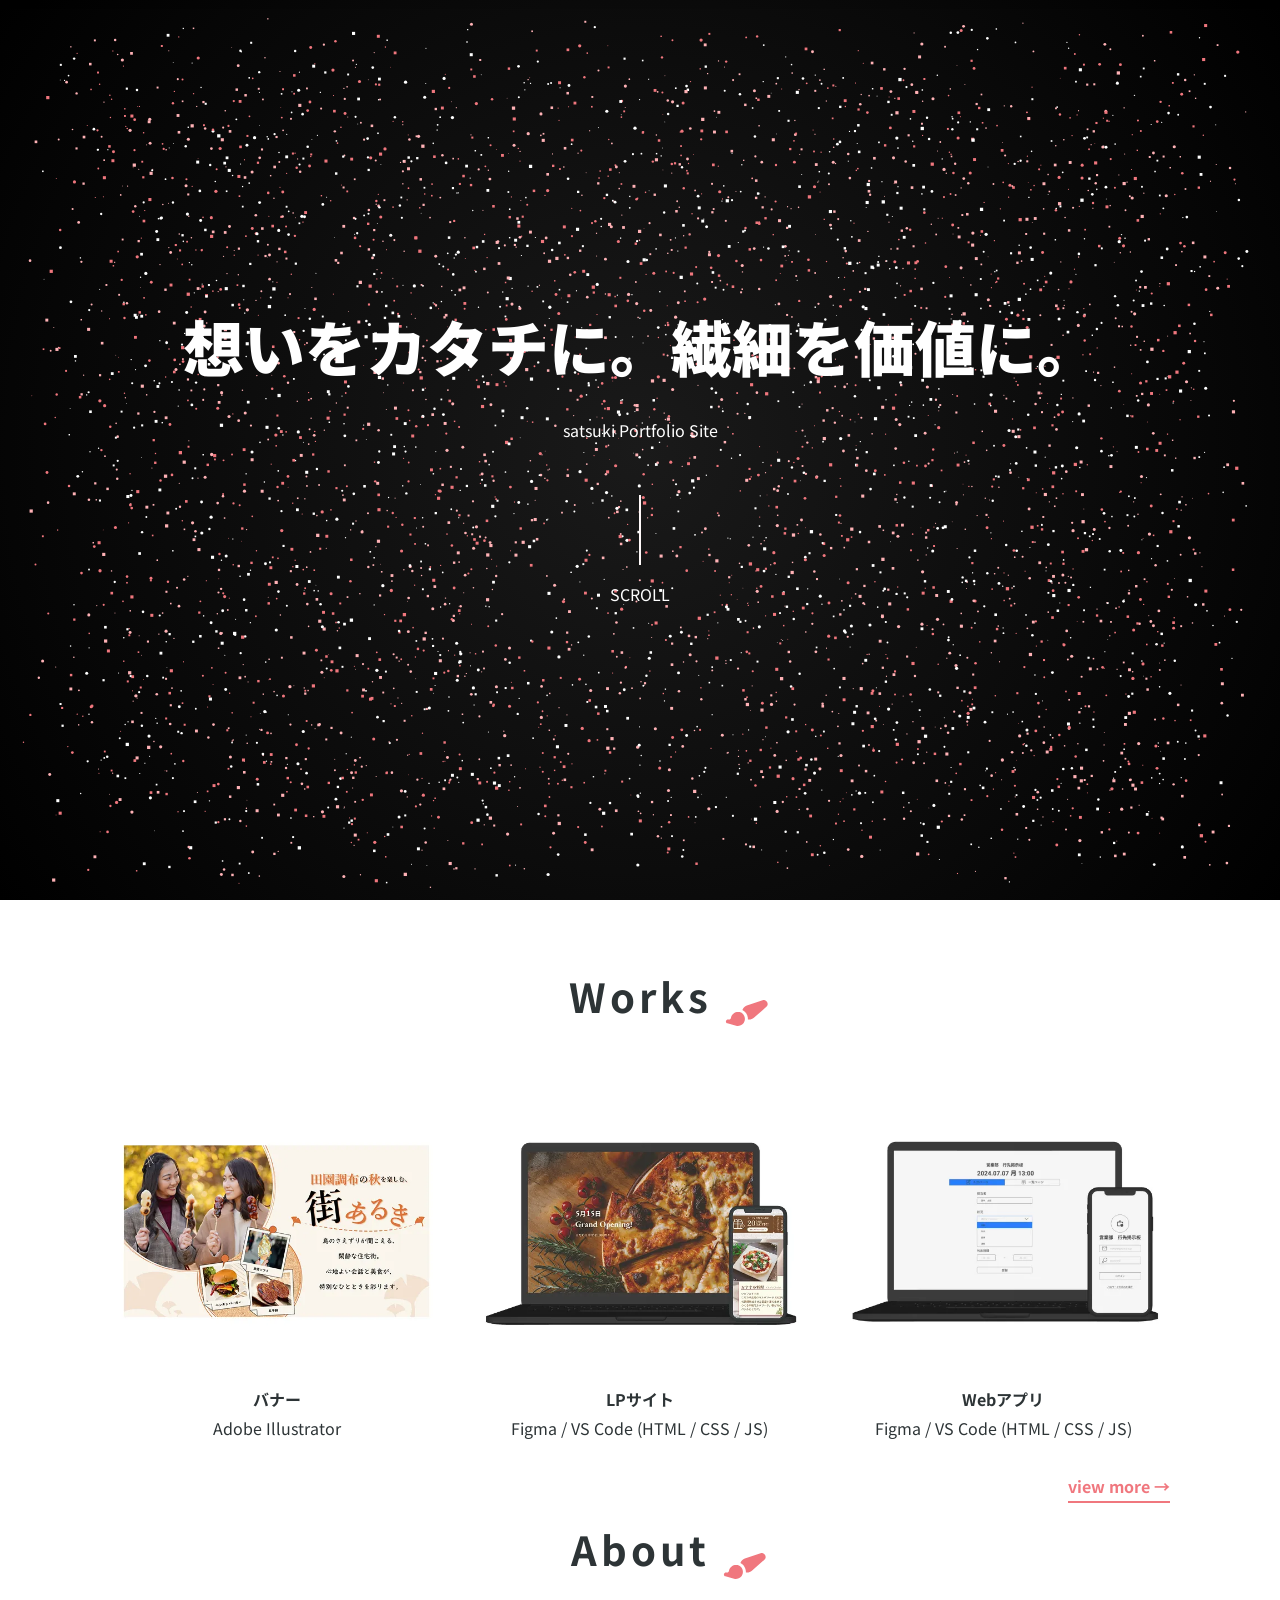
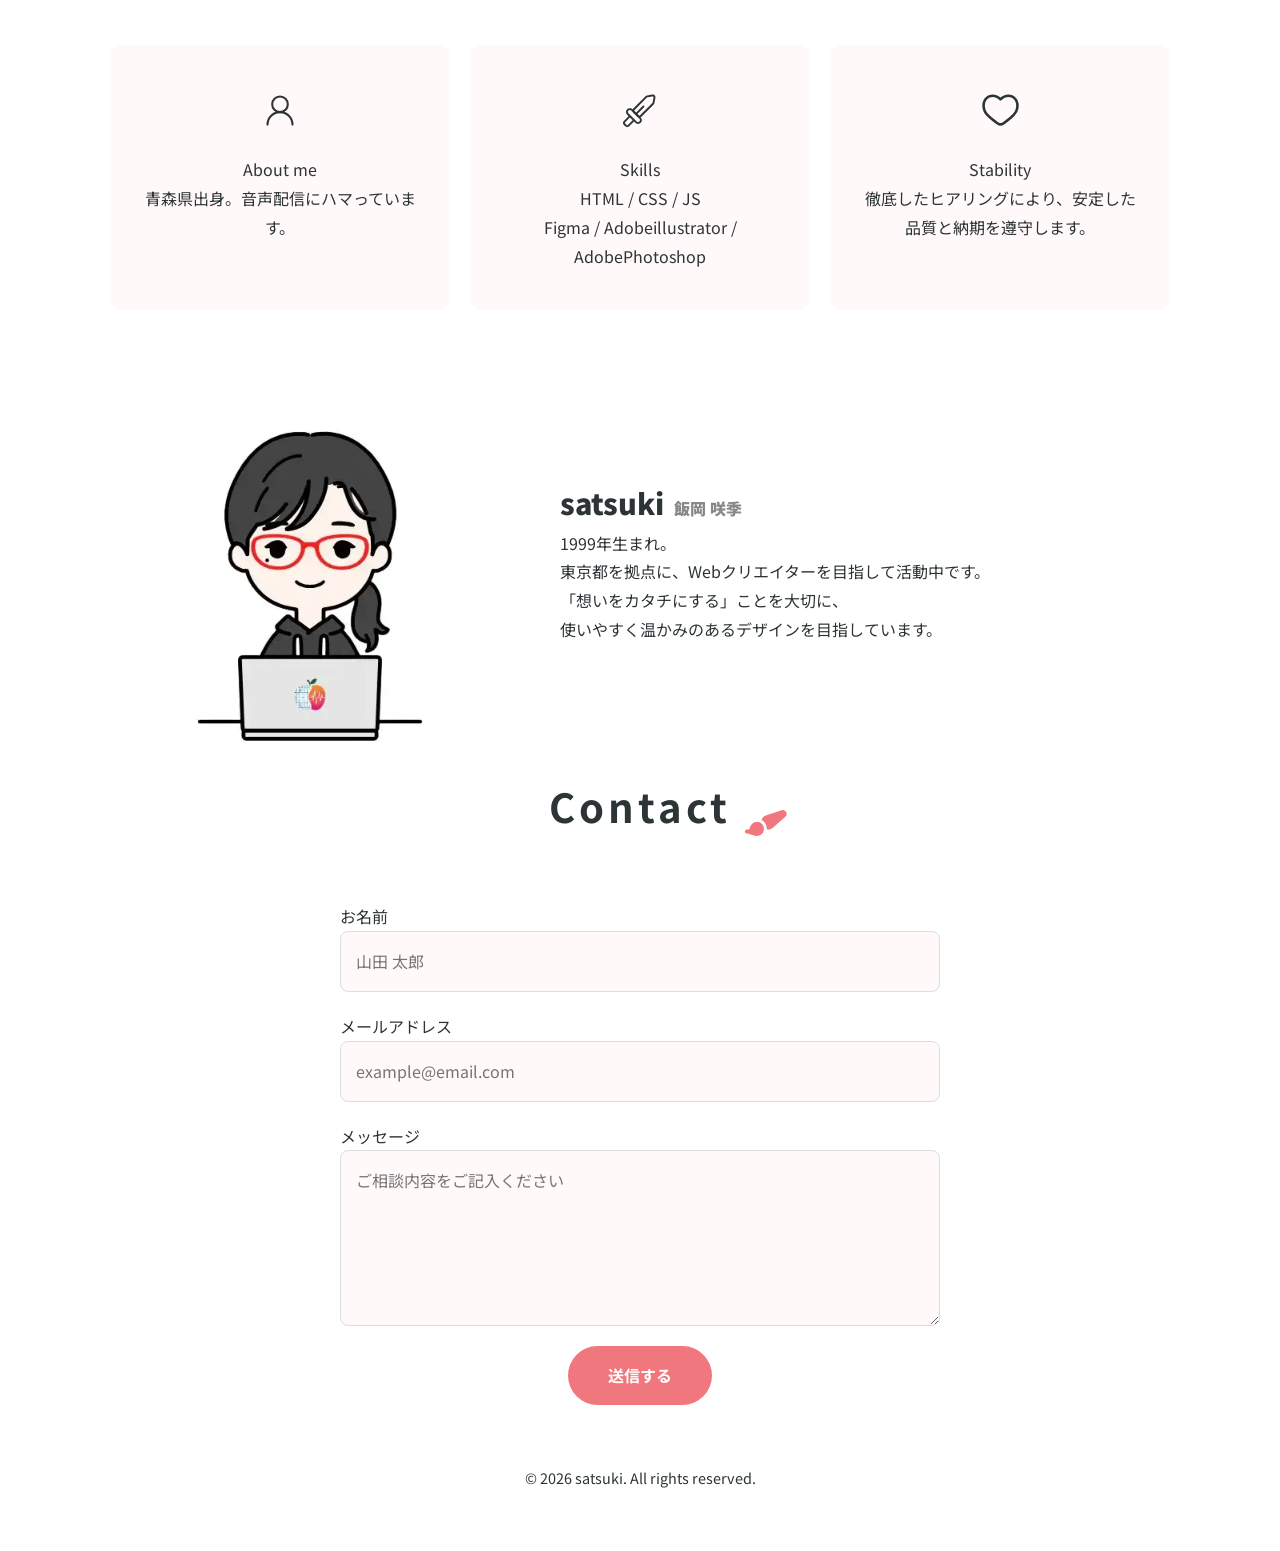
<file: index.html>
<!DOCTYPE html>
<html lang="ja">

<head prefix="og: https://satsuki-creative.github.io/sakiiioka_portfolio/">
    <meta charset="UTF-8">
    <meta name="viewport" content="width=device-width, initial-scale=1.0">
    <meta name="description" content="satsukiのポートフォリオです。これまでに制作してきた実績を掲載しています。">
    
    <!-- ogp -->
    <meta property="og:url" content="https://satsuki-creative.github.io/sakiiioka_portfolio/">
    <meta property="og:type" content="website">
    <meta property="og:title" content="satsuki Portfolio Site">
    <meta property="og:description" content="satsukiのポートフォリオです。これまでに制作してきた実績を掲載しています。">
    <meta property="og:site_name" content="satsuki Portfolio">
    <meta property="og:image" content="assets/images/MainVisual2.webp">    

    <!-- favicon apple-touch-icon -->
    <link rel="shortcut icon" href="assets/images/logo-min.ico">
    <link rel="apple-touch-icon" sizes="180x180" href="assets/images/logo-min.webp">
    <link rel="icon" type="image/webp" href="https://satsuki-creative.github.io/sakiiioka_portfolio/assets/images/logo-min.webp">
        
    <title>satsuki Portfolio</title>

    <!-- web font -->
    <link rel="preconnect" href="https://fonts.googleapis.com">
    <link rel="preconnect" href="https://fonts.gstatic.com" crossorigin>
    <link href="https://fonts.googleapis.com/css2?family=Noto+Sans+JP:wght@100..900&family=Noto+Sans:ital,wght@0,100..900;1,100..900&family=Noto+Serif:ital,wght@0,100..900;1,100..900&display=swap" rel="stylesheet">

    <!-- css -->
    <link rel="stylesheet" href="assets/css/destyle.min.css">
    <link rel="stylesheet" href="assets/css/style.css">
</head>
<body>

    <header class="main-header" id="mainHeader">
        <div class="header-inner">
            <div class="logo"><a href="index.html"><img src="assets/images/logo.webp" alt="ロゴ">satsuki</a></div>
            <nav class="desktop-nav">
                <a href="index.html#home">Home</a>
                <a href="index.html#works">Works</a>
                <a href="index.html#about">About</a>
                <a href="index.html#contact">Contact</a>
            </nav>
            <button class="menu-trigger" id="menuTrigger" aria-label="メニューを開く">
                <span></span><span></span><span></span>
            </button>
        </div>
    </header>

    <nav class="mobile-menu" id="mobileMenu">
        <div class="mobile-menu-links">
            <a href="index.html#home" class="menu-item">Home</a>
            <a href="index.html#works" class="menu-item">Works</a>
            <a href="index.html#about" class="menu-item">About</a>
            <a href="index.html#contact" class="menu-item">Contact</a>
        </div>
    </nav>
    <div class="menu-overlay" id="menuOverlay"></div>

    <main>
        <section id="home" class="hero">
            <div class="hero-text">
                <h1>想いをカタチに。繊細を価値に。</h1>
                <p>satsuki Portfolio Site</p>
                
                <div class="scroll-wrapper">
                    <div class="scroll-line-box">
                        <div class="scroll-line"></div>
                    </div>
                    <p class="scroll-label">SCROLL</p>
                </div>
            </div>
            <canvas id="appleCanvas"></canvas>
        </section>

        <section id="works" class="works container">
            <div class="title-wrapper">
                <h3 class="section-title">Works</h3>
            </div>
            <div class="works-grid">
                <a href="work-detail-1.html" class="work-item">
                    <img src="assets/images/banner.webp" alt="制作実績1">
                    <h4>バナー</h4>
                    <p>Adobe Illustrator</p>
                </a>
                <a href="work-detail-4.html" class="work-item">
                    <img src="assets/images/restaurant.webp" alt="制作実績4">
                    <h4>LPサイト</h4>
                    <p>Figma / VS Code (HTML / CSS / JS)</p>
                </a>
                <a href="work-detail-5.html" class="work-item">
                    <img src="assets/images/Compass.webp" alt="制作実績5">
                    <h4>Webアプリ</h4>
                    <p>Figma / VS Code (HTML / CSS / JS)</p>
                </a>
            </div>
            <div class="view-more-container">
                <a href="works.html" class="view-more">view more →</a>
            </div>
        </section>

        <section id="about" class="about container">
            <div class="title-wrapper">
                <h3 class="section-title">About</h3>
            </div>
            <div class="about-cards">
                <div class="card">
                    <img src="assets/images/people.svg" alt="" class="card-icon">
                    <h4>About me</h4>
                    <p>青森県出身。音声配信にハマっています。</p>
                </div>
                <div class="card">
                    <img src="assets/images/skills.svg" alt="" class="card-icon">
                    <h4>Skills</h4>
                    <p>HTML / CSS / JS <br>Figma / Adobeillustrator / AdobePhotoshop</p>
                </div>
                <div class="card">
                    <img src="assets/images/heart.svg" alt="" class="card-icon">
                    <h4>Stability</h4>
                    <p>徹底したヒアリングにより、安定した品質と納期を遵守します。</p>
                </div>
            </div>

            <div class="profile-flex">
                <div class="profile-image">
                    <img src="assets/images/profile-image.webp" alt="satsuki">
                </div>
                <div class="profile-text">
                    <h3 class="profile-name">
                        satsuki<span class="profile-name-ja">飯岡 咲季</span>
                    </h3>
                    <p class="profile-description">
                        1999年生まれ。<br>東京都を拠点に、Webクリエイターを目指して活動中です。<br>
                        「想いをカタチにする」ことを大切に、<br>使いやすく温かみのあるデザインを目指しています。
                    </p>
                </div>
            </div>
        </section>

        <section id="contact" class="contact container">
            <div class="title-wrapper">
                <h3 class="section-title">Contact</h3>
            </div>
            <form class="contact-form">
                <label for="name">お名前</label>
                <input type="text" id="name" placeholder="山田 太郎">
                <label for="email">メールアドレス</label>
                <input type="email" id="email" placeholder="example@email.com">
                <label for="message">メッセージ</label>
                <textarea id="message" rows="5" placeholder="ご相談内容をご記入ください"></textarea>
                <button type="submit">送信する</button>
            </form>
        </section>
    </main>

    <footer class="footer">
        <p>&copy; 2026 satsuki. All rights reserved.</p>
    </footer>

    <button id="backToTop" class="back-to-top" aria-label="ページ上部へ戻る">
        <img src="assets/images/totop.webp" alt="Topへ戻る">
    </button>

    <script src="assets/js/script.js"></script>
</body>
</html>
</file>
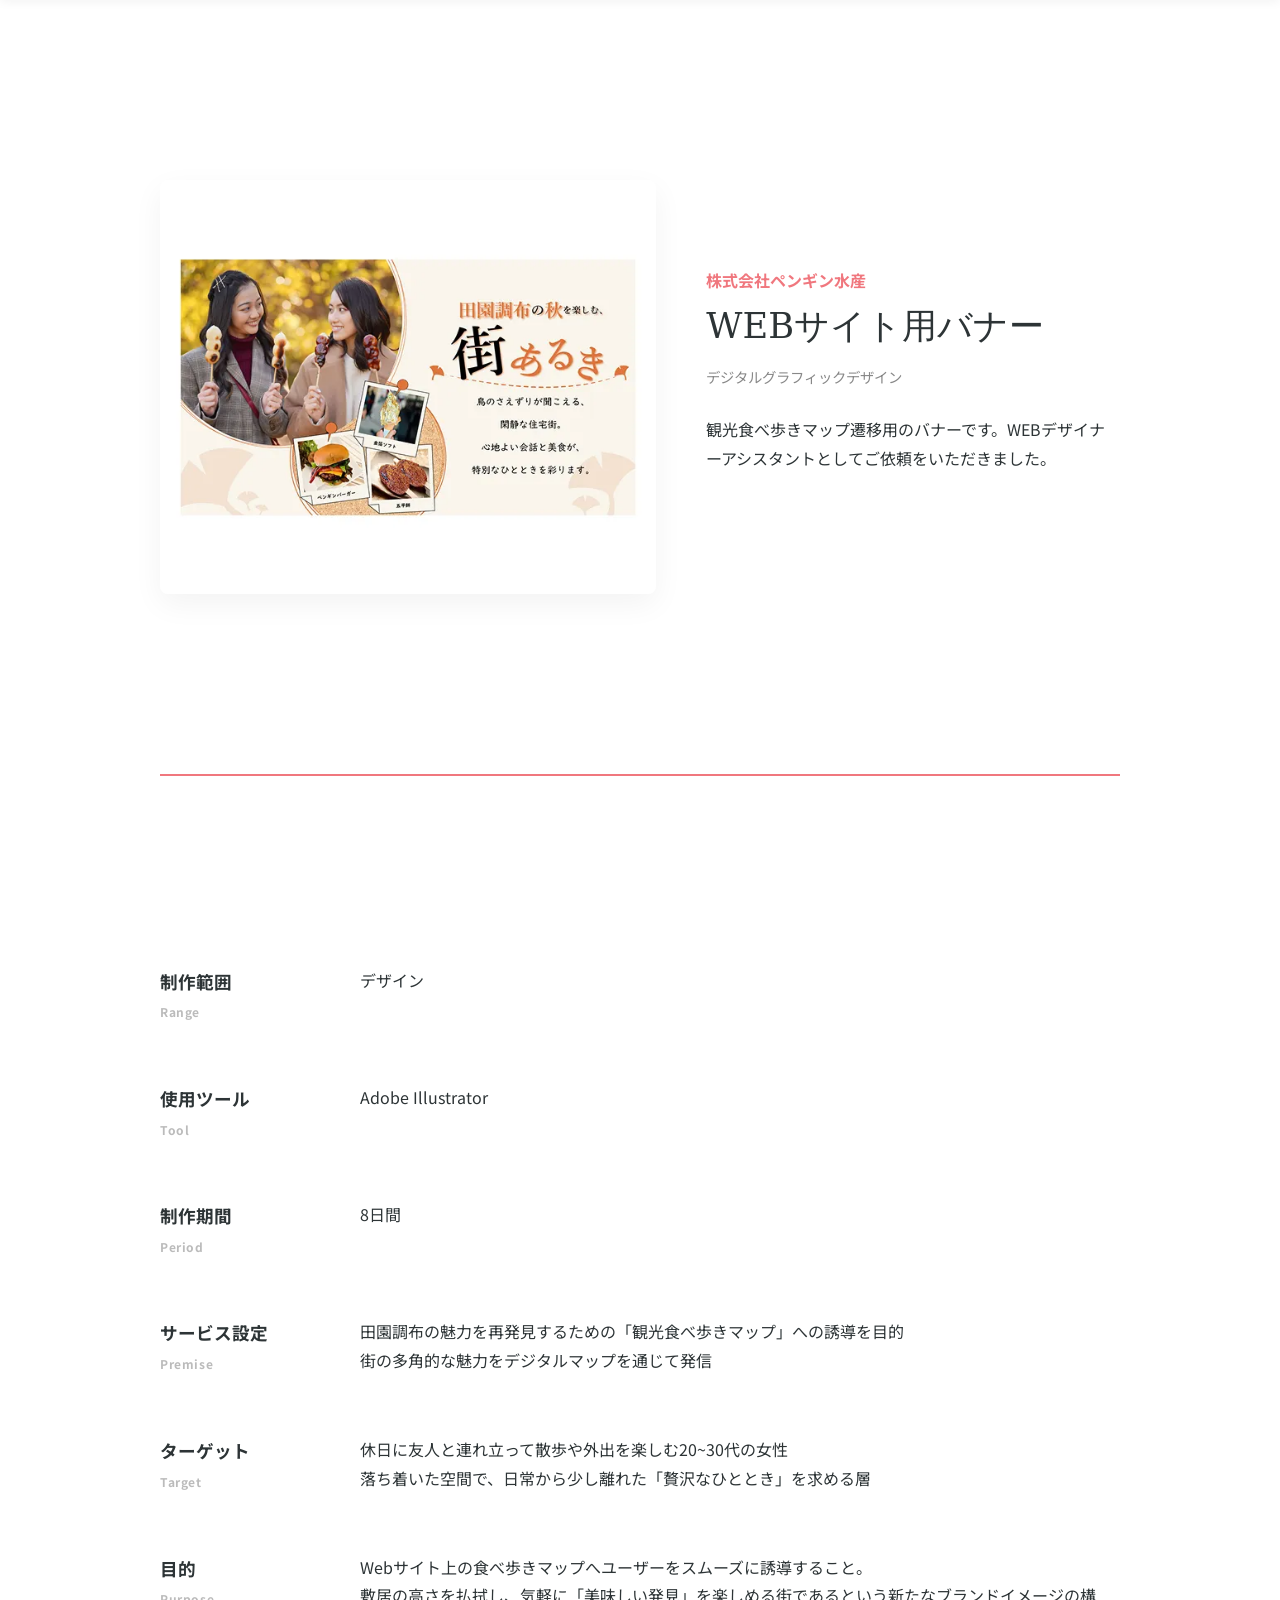
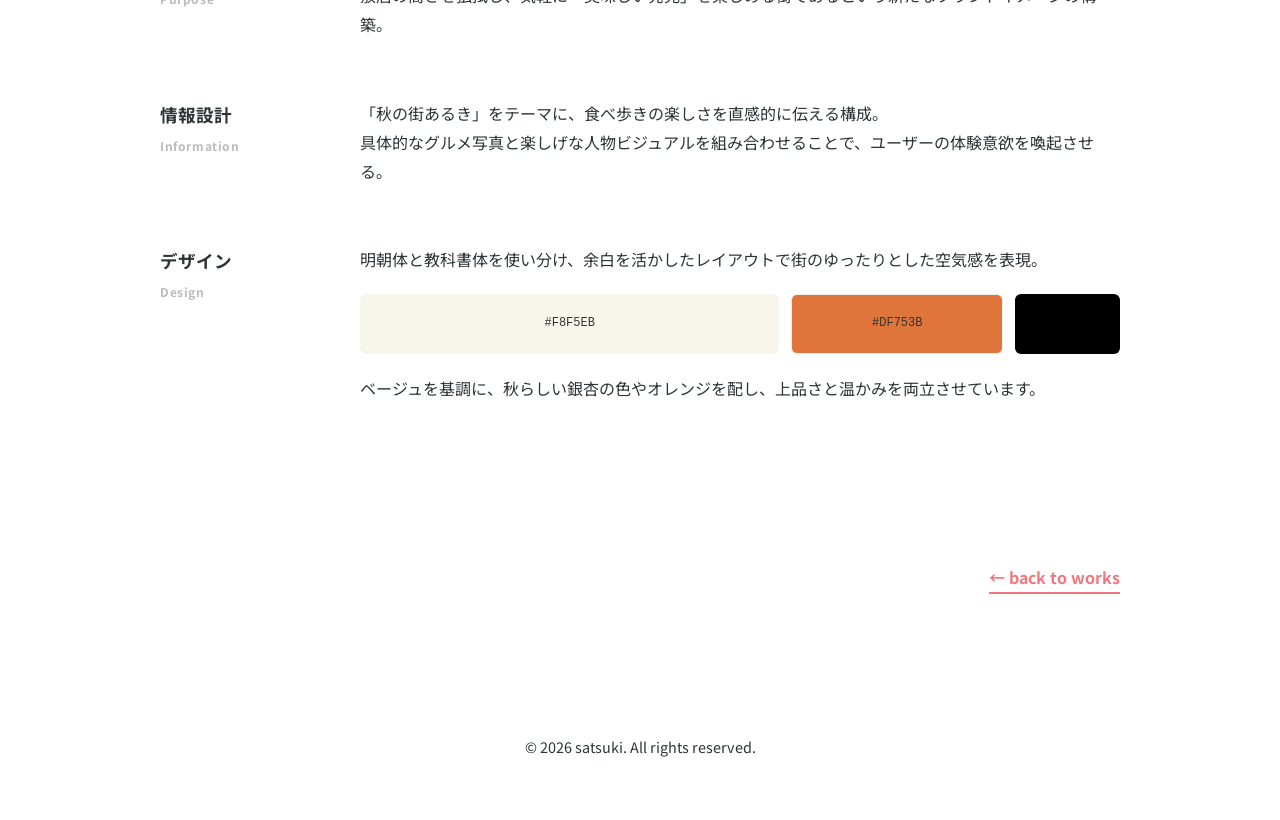
<file: work-detail-1.html>
<!DOCTYPE html>
<html lang="ja">
<head prefix="og: https://satsuki-creative.github.io/sakiiioka_portfolio/">
    <meta charset="UTF-8">
    <meta name="viewport" content="width=device-width, initial-scale=1.0">
    <meta name="description" content="satsukiのポートフォリオです。これまでに制作してきた実績を掲載しています。">
    
    <!-- ogp -->
    <meta property="og:url" content="https://satsuki-creative.github.io/sakiiioka_portfolio/">
    <meta property="og:type" content="website">
    <meta property="og:title" content="satsuki Portfolio Site">
    <meta property="og:description" content="satsukiのポートフォリオです。これまでに制作してきた実績を掲載しています。">
    <meta property="og:site_name" content="satsuki Portfolio">
    <meta property="og:image" content="assets/images/MainVisual2.webp">    

    <!-- favicon apple-touch-icon -->
    <link rel="shortcut icon" href="assets/images/logo-min.ico">
    <link rel="apple-touch-icon" sizes="180x180" href="assets/images/logo-min.webp">
    <link rel="icon" type="image/webp" href="https://satsuki-creative.github.io/sakiiioka_portfolio/assets/images/logo-min.webp">
        
    <title>WEBサイト用バナー | satsuki Portfolio</title>

    <!-- web font -->
    <link rel="preconnect" href="https://fonts.googleapis.com">
    <link rel="preconnect" href="https://fonts.gstatic.com" crossorigin>
    <link href="https://fonts.googleapis.com/css2?family=Noto+Sans+JP:wght@100..900&family=Noto+Sans:ital,wght@0,100..900;1,100..900&family=Noto+Serif:ital,wght@0,100..900;1,100..900&display=swap" rel="stylesheet">

    <!-- css -->
    <link rel="stylesheet" href="assets/css/destyle.min.css">
    <link rel="stylesheet" href="assets/css/style.css">
</head>
<body>

    <header class="main-header" id="mainHeader">
        <div class="header-inner">
            <div class="logo"><a href="index.html"><img src="assets/images/logo.webp" alt="ロゴ">satsuki</a></div>
            <nav class="desktop-nav">
                <a href="index.html#home">Home</a>
                <a href="works.html">Works</a>
                <a href="index.html#about">About</a>
                <a href="index.html#contact">Contact</a>
            </nav>
            <button class="menu-trigger" id="menuTrigger" aria-label="メニューを開く">
                <span></span><span></span><span></span>
            </button>
        </div>
    </header>

    <nav class="mobile-menu" id="mobileMenu">
        <div class="mobile-menu-links">
            <a href="index.html#home" class="menu-item">Home</a>
            <a href="works.html" class="menu-item">Works</a>
            <a href="index.html#about" class="menu-item">About</a>
            <a href="index.html#contact" class="menu-item">Contact</a>
        </div>
    </nav>
    <div class="menu-overlay" id="menuOverlay"></div>

    <main class="page-work-detail container">
        <section class="work-hero">
            <div class="work-hero__visual">
                <img src="assets/images/banner.webp" alt="LPサイト用バナーのメイン画像">
            </div>
            <div class="work-hero__info">
                <p class="client-name">株式会社ペンギン水産</p>
                <h1 class="work-title">WEBサイト用バナー</h1>
                <p class="work-category">デジタルグラフィックデザイン</p>
                <p class="work-lead">観光食べ歩きマップ遷移用のバナーです。WEBデザイナーアシスタントとしてご依頼をいただきました。</p>
            </div>
        </section>

        <hr class="detail-divider">

        <section class="work-section">

            <div class="work-row">
                <div class="work-label">
                    制作範囲 <span class="label-en">Range</span>
                </div>
                <div class="work-content">
                    <p>デザイン</p>
                </div>
            </div>
            
            <div class="work-row">
                <div class="work-label">
                    使用ツール <span class="label-en">Tool</span>
                </div>
                <div class="work-content">
                    <p>Adobe Illustrator</p>
                </div>
            </div>
            
            <div class="work-row">
                <div class="work-label">
                    制作期間 <span class="label-en">Period</span>
                </div>
                <div class="work-content">
                    <p>8日間</p>
                </div>
            </div>              

            <div class="work-row">
                <div class="work-label">
                    サービス設定 <span class="label-en">Premise</span>
                </div>
                <div class="work-content">
                    <ul class="bullet-list">
                        <li>田園調布の魅力を再発見するための「観光食べ歩きマップ」への誘導を目的</li>
                        <li>街の多角的な魅力をデジタルマップを通じて発信</li>
                    </ul>
                </div>
            </div>

            <div class="work-row">
                <div class="work-label">
                    ターゲット <span class="label-en">Target</span>
                </div>
                <div class="work-content">
                    <p>休日に友人と連れ立って散歩や外出を楽しむ20~30代の女性<br>
                    落ち着いた空間で、日常から少し離れた「贅沢なひととき」を求める層</p>
                </div>
            </div>

            <div class="work-row">
                <div class="work-label">
                    目的 <span class="label-en">Purpose</span>
                </div>
                <div class="work-content">
                    <p>Webサイト上の食べ歩きマップへユーザーをスムーズに誘導すること。<br>
                        敷居の高さを払拭し、気軽に「美味しい発見」を楽しめる街であるという新たなブランドイメージの構築。</p>
                </div>
            </div>

            <div class="work-row">
                <div class="work-label">
                    情報設計 <span class="label-en">Information</span>
                </div>
                <div class="work-content">
                    <p>「秋の街あるき」をテーマに、食べ歩きの楽しさを直感的に伝える構成。<br>
                    具体的なグルメ写真と楽しげな人物ビジュアルを組み合わせることで、ユーザーの体験意欲を喚起させる。</p>
                </div>
            </div>

            <div class="work-row">
                <div class="work-label">
                    デザイン <span class="label-en">Design</span>
                </div>
                <div class="work-content">
                    <p class="font-serif">明朝体と教科書体を使い分け、余白を活かしたレイアウトで街のゆったりとした空気感を表現。</p>
                    
                    <div class="color-palette">
                        <div class="color-item" style="background-color: #F8F5EB; color: #333; flex: 2;">#F8F5EB</div>
                        <div class="color-item" style="background-color: #DF753B; color: #333; flex: 1; border: 1px solid #eee;">#DF753B</div>
                        <div class="color-item" style="background-color: #000; flex: 0.5;"></div>
                    </div>

                    <p>ベージュを基調に、秋らしい銀杏の色やオレンジを配し、上品さと温かみを両立させています。</p>
                </div>
            </div>
        </section>

        <div class="view-more-container detail-back">
            <a href="works.html" class="view-more">← back to works</a>
        </div>
    </main>

    <footer class="footer">
        <p>&copy; 2026 satsuki. All rights reserved.</p>
    </footer>

    <button id="backToTop" class="back-to-top" aria-label="ページ上部へ戻る">
        <img src="assets/images/totop.webp" alt="Topへ戻る">
    </button>

    <script src="assets/js/script.js"></script>
</body>
</html>
</file>
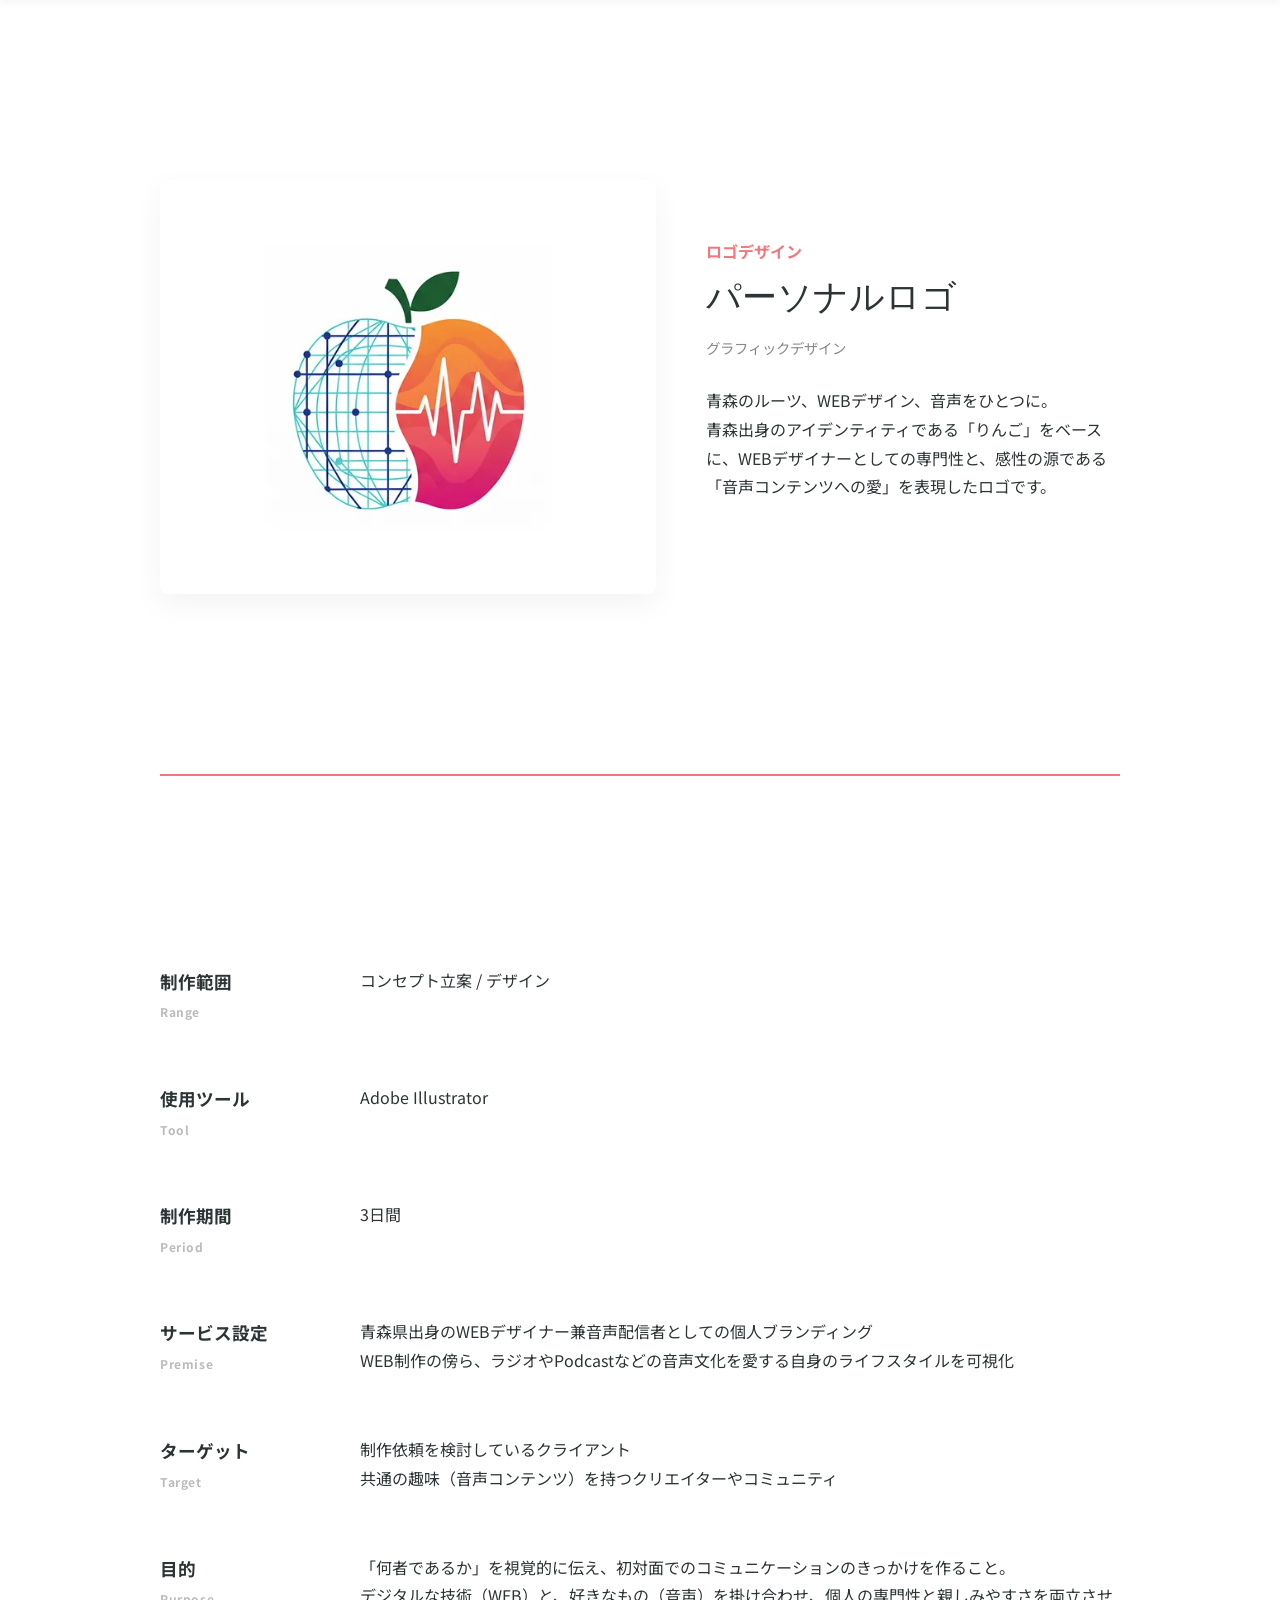
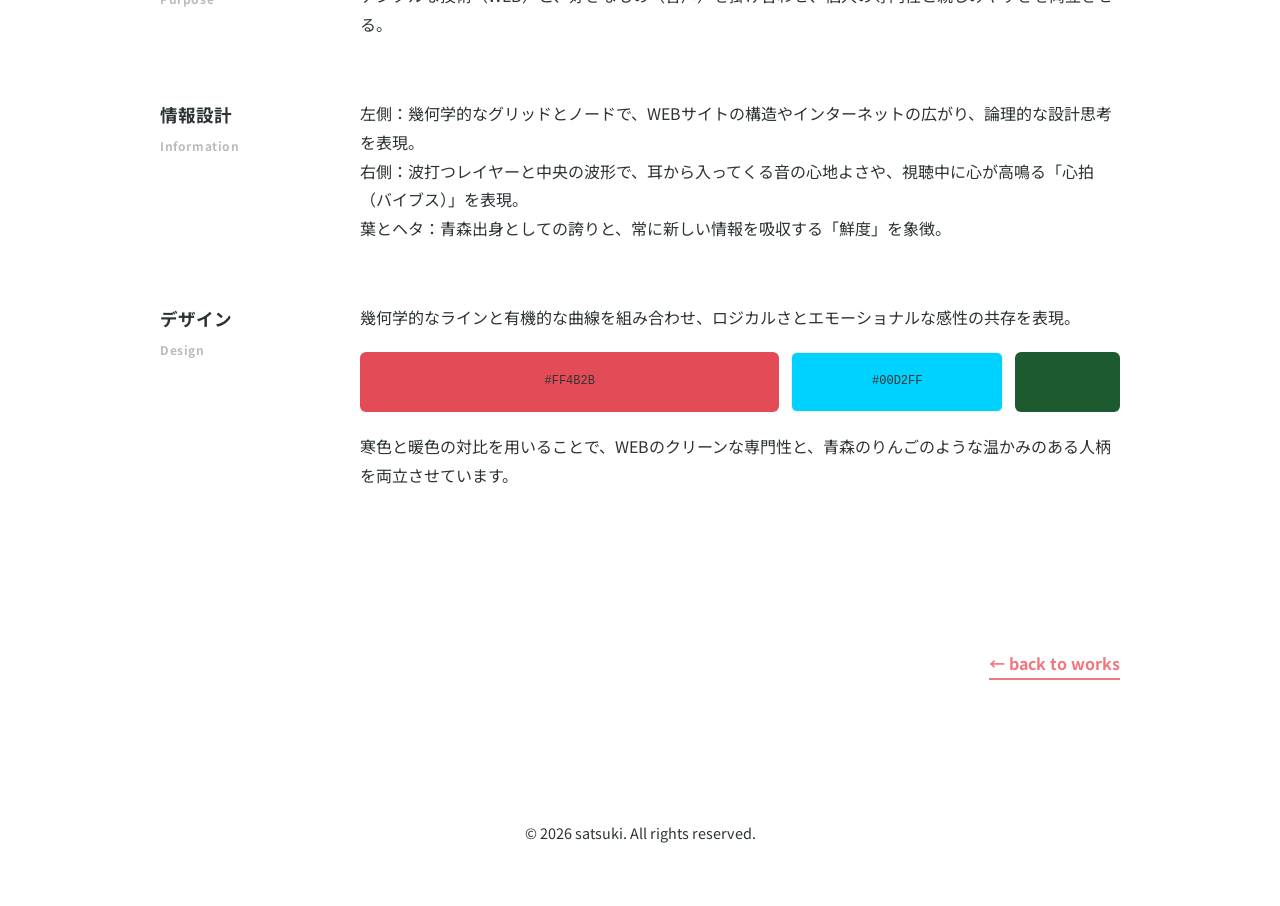
<file: work-detail-10.html>
<!DOCTYPE html>
<html lang="ja">
<head prefix="og: https://satsuki-creative.github.io/sakiiioka_portfolio/">
    <meta charset="UTF-8">
    <meta name="viewport" content="width=device-width, initial-scale=1.0">
    <meta name="description" content="satsukiのポートフォリオです。これまでに制作してきた実績を掲載しています。">
    
    <!-- ogp -->
    <meta property="og:url" content="https://satsuki-creative.github.io/sakiiioka_portfolio/">
    <meta property="og:type" content="website">
    <meta property="og:title" content="satsuki Portfolio Site">
    <meta property="og:description" content="satsukiのポートフォリオです。これまでに制作してきた実績を掲載しています。">
    <meta property="og:site_name" content="satsuki Portfolio">
    <meta property="og:image" content="assets/images/MainVisual2.webp">    

    <!-- favicon apple-touch-icon -->
    <link rel="shortcut icon" href="assets/images/logo-min.ico">
    <link rel="apple-touch-icon" sizes="180x180" href="assets/images/logo-min.webp">
    <link rel="icon" type="image/webp" href="https://satsuki-creative.github.io/sakiiioka_portfolio/assets/images/logo-min.webp">
        
    <title>パーソナルロゴ | satsuki Portfolio</title>

    <!-- web font -->
    <link rel="preconnect" href="https://fonts.googleapis.com">
    <link rel="preconnect" href="https://fonts.gstatic.com" crossorigin>
    <link href="https://fonts.googleapis.com/css2?family=Noto+Sans+JP:wght@100..900&family=Noto+Sans:ital,wght@0,100..900;1,100..900&family=Noto+Serif:ital,wght@0,100..900;1,100..900&display=swap" rel="stylesheet">

    <!-- css -->
    <link rel="stylesheet" href="assets/css/destyle.min.css">
    <link rel="stylesheet" href="assets/css/style.css">
</head>
<body>

    <header class="main-header" id="mainHeader">
        <div class="header-inner">
            <div class="logo"><a href="index.html"><img src="assets/images/logo.webp" alt="ロゴ">satsuki</a></div>
            <nav class="desktop-nav">
                <a href="index.html#home">Home</a>
                <a href="works.html">Works</a>
                <a href="index.html#about">About</a>
                <a href="index.html#contact">Contact</a>
            </nav>
            <button class="menu-trigger" id="menuTrigger" aria-label="メニューを開く">
                <span></span><span></span><span></span>
            </button>
        </div>
    </header>

    <nav class="mobile-menu" id="mobileMenu">
        <div class="mobile-menu-links">
            <a href="index.html#home" class="menu-item">Home</a>
            <a href="works.html" class="menu-item">Works</a>
            <a href="index.html#about" class="menu-item">About</a>
            <a href="index.html#contact" class="menu-item">Contact</a>
        </div>
    </nav>
    <div class="menu-overlay" id="menuOverlay"></div>

    <main class="page-work-detail container">
        <section class="work-hero">
            <div class="work-hero__visual">
                <img src="assets/images/BrandLogo.webp" alt="ブランドロゴのメイン画像">
            </div>
            <div class="work-hero__info">
                <p class="client-name">ロゴデザイン</p>
                <h1 class="work-title">パーソナルロゴ</h1>
                <p class="work-category">グラフィックデザイン</p>
                <p class="work-lead">青森のルーツ、WEBデザイン、音声をひとつに。 <br>
                    青森出身のアイデンティティである「りんご」をベースに、WEBデザイナーとしての専門性と、感性の源である「音声コンテンツへの愛」を表現したロゴです。</p>
            </div>
        </section>

        <hr class="detail-divider">

        <section class="work-section">

            <div class="work-row">
                <div class="work-label">
                    制作範囲 <span class="label-en">Range</span>
                </div>
                <div class="work-content">
                    <p>コンセプト立案 / デザイン</p>
                </div>
            </div>
            
            <div class="work-row">
                <div class="work-label">
                    使用ツール <span class="label-en">Tool</span>
                </div>
                <div class="work-content">
                    <p>Adobe Illustrator</p>
                </div>
            </div>
            
            <div class="work-row">
                <div class="work-label">
                    制作期間 <span class="label-en">Period</span>
                </div>
                <div class="work-content">
                    <p>3日間</p>
                </div>
            </div>              

            <div class="work-row">
                <div class="work-label">
                    サービス設定 <span class="label-en">Premise</span>
                </div>
                <div class="work-content">
                    <ul class="bullet-list">
                        <li>青森県出身のWEBデザイナー兼音声配信者としての個人ブランディング</li>
                        <li>WEB制作の傍ら、ラジオやPodcastなどの音声文化を愛する自身のライフスタイルを可視化</li>
                    </ul>
                </div>
            </div>

            <div class="work-row">
                <div class="work-label">
                    ターゲット <span class="label-en">Target</span>
                </div>
                <div class="work-content">
                    <p>制作依頼を検討しているクライアント<br>
                    共通の趣味（音声コンテンツ）を持つクリエイターやコミュニティ</p>
                </div>
            </div>

            <div class="work-row">
                <div class="work-label">
                    目的 <span class="label-en">Purpose</span>
                </div>
                <div class="work-content">
                    <p>「何者であるか」を視覚的に伝え、初対面でのコミュニケーションのきっかけを作ること。<br>
                        デジタルな技術（WEB）と、好きなもの（音声）を掛け合わせ、個人の専門性と親しみやすさを両立させる。</p>
                </div>
            </div>

            <div class="work-row">
                <div class="work-label">
                    情報設計 <span class="label-en">Information</span>
                </div>
                <div class="work-content">
                    <p>左側：幾何学的なグリッドとノードで、WEBサイトの構造やインターネットの広がり、論理的な設計思考を表現。<br>
                    右側：波打つレイヤーと中央の波形で、耳から入ってくる音の心地よさや、視聴中に心が高鳴る「心拍（バイブス）」を表現。<br>
                    葉とヘタ：青森出身としての誇りと、常に新しい情報を吸収する「鮮度」を象徴。</p>
                </div>
            </div>

            <div class="work-row">
                <div class="work-label">
                    デザイン <span class="label-en">Design</span>
                </div>
                <div class="work-content">
                    <p class="font-serif">幾何学的なラインと有機的な曲線を組み合わせ、ロジカルさとエモーショナルな感性の共存を表現。</p>
                    
                    <div class="color-palette">
                        <div class="color-item" style="background-color: #E34C57; color: #333; flex: 2;">#FF4B2B</div>
                        <div class="color-item" style="background-color: #00D2FF; color: #333; flex: 1; border: 1px solid #eee;">#00D2FF</div>
                        <div class="color-item" style="background-color: #1D5A30; flex: 0.5;"></div>
                    </div>

                    <p>寒色と暖色の対比を用いることで、WEBのクリーンな専門性と、青森のりんごのような温かみのある人柄を両立させています。</p>
                </div>
            </div>
        </section>

        <div class="view-more-container detail-back">
            <a href="works.html" class="view-more">← back to works</a>
        </div>
    </main>

    <footer class="footer">
        <p>&copy; 2026 satsuki. All rights reserved.</p>
    </footer>

    <button id="backToTop" class="back-to-top" aria-label="ページ上部へ戻る">
        <img src="assets/images/totop.webp" alt="Topへ戻る">
    </button>

    <script src="assets/js/script.js"></script>
</body>
</html>
</file>
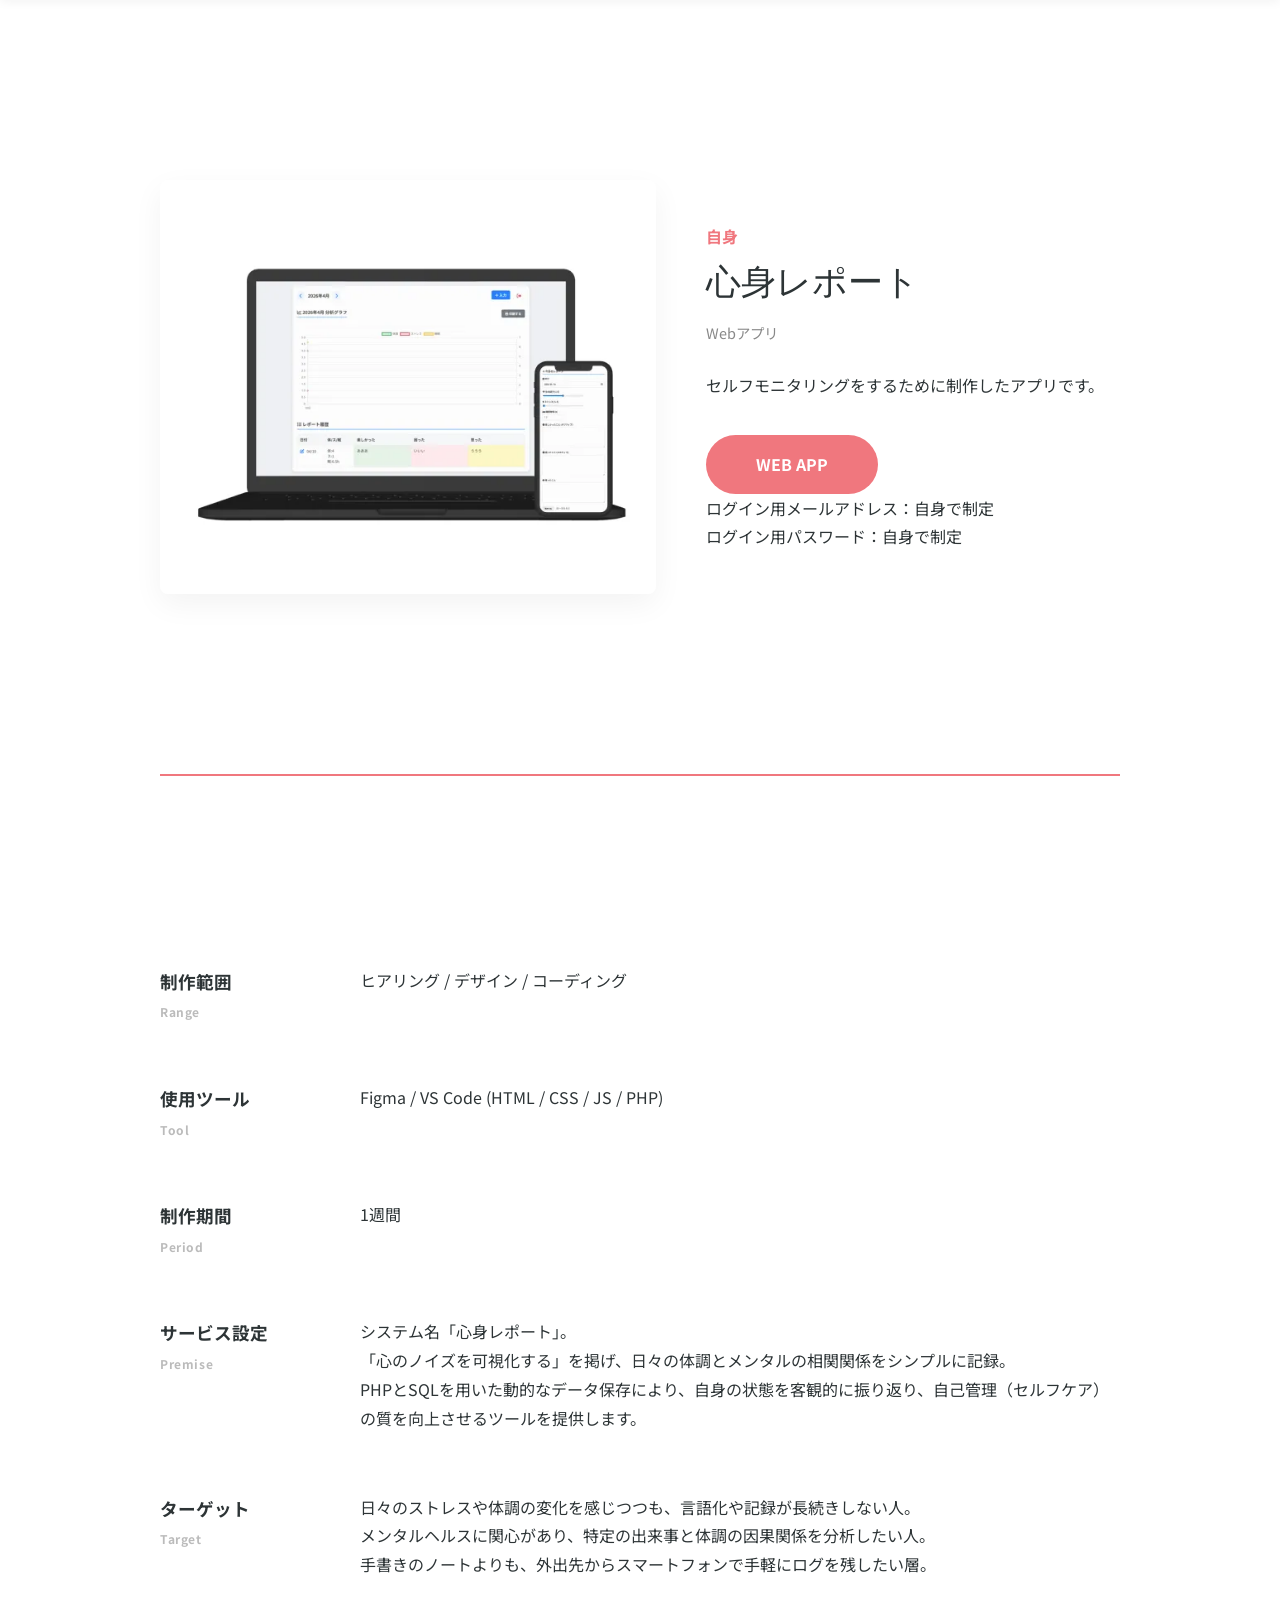
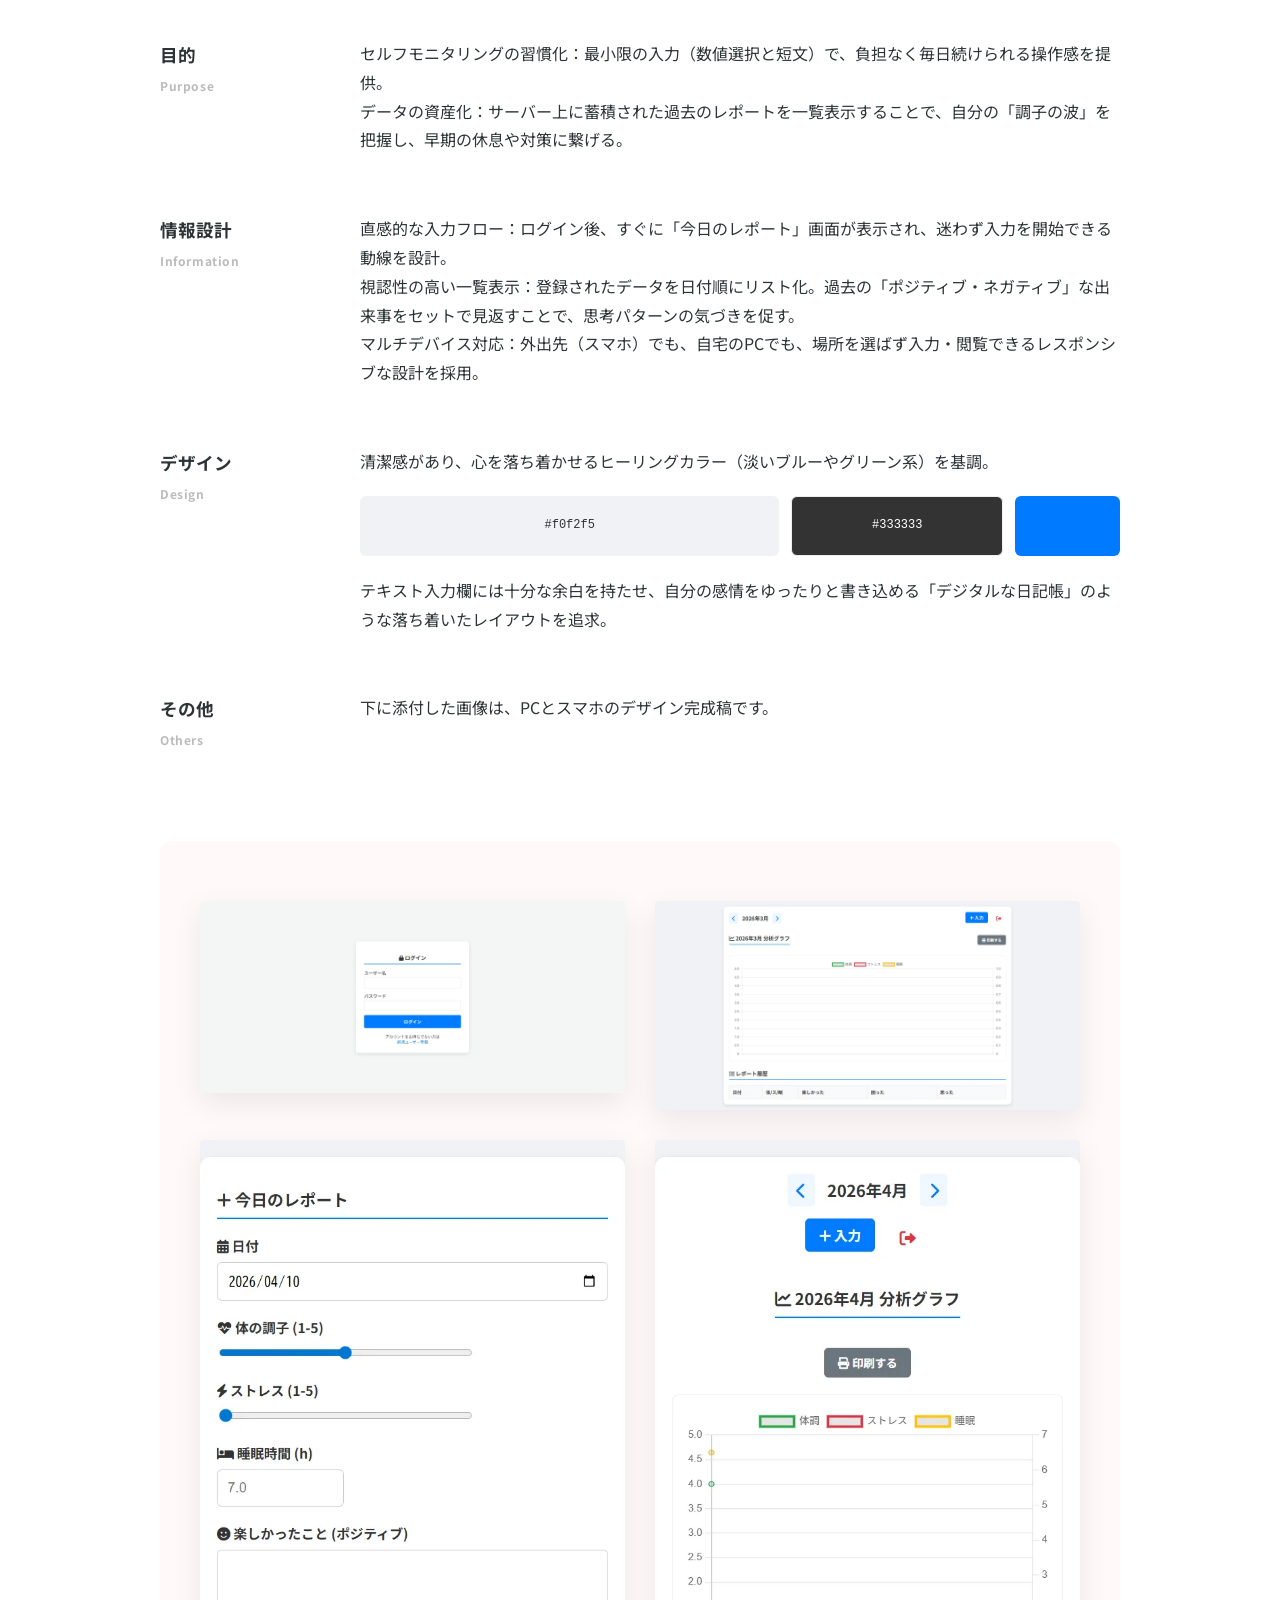
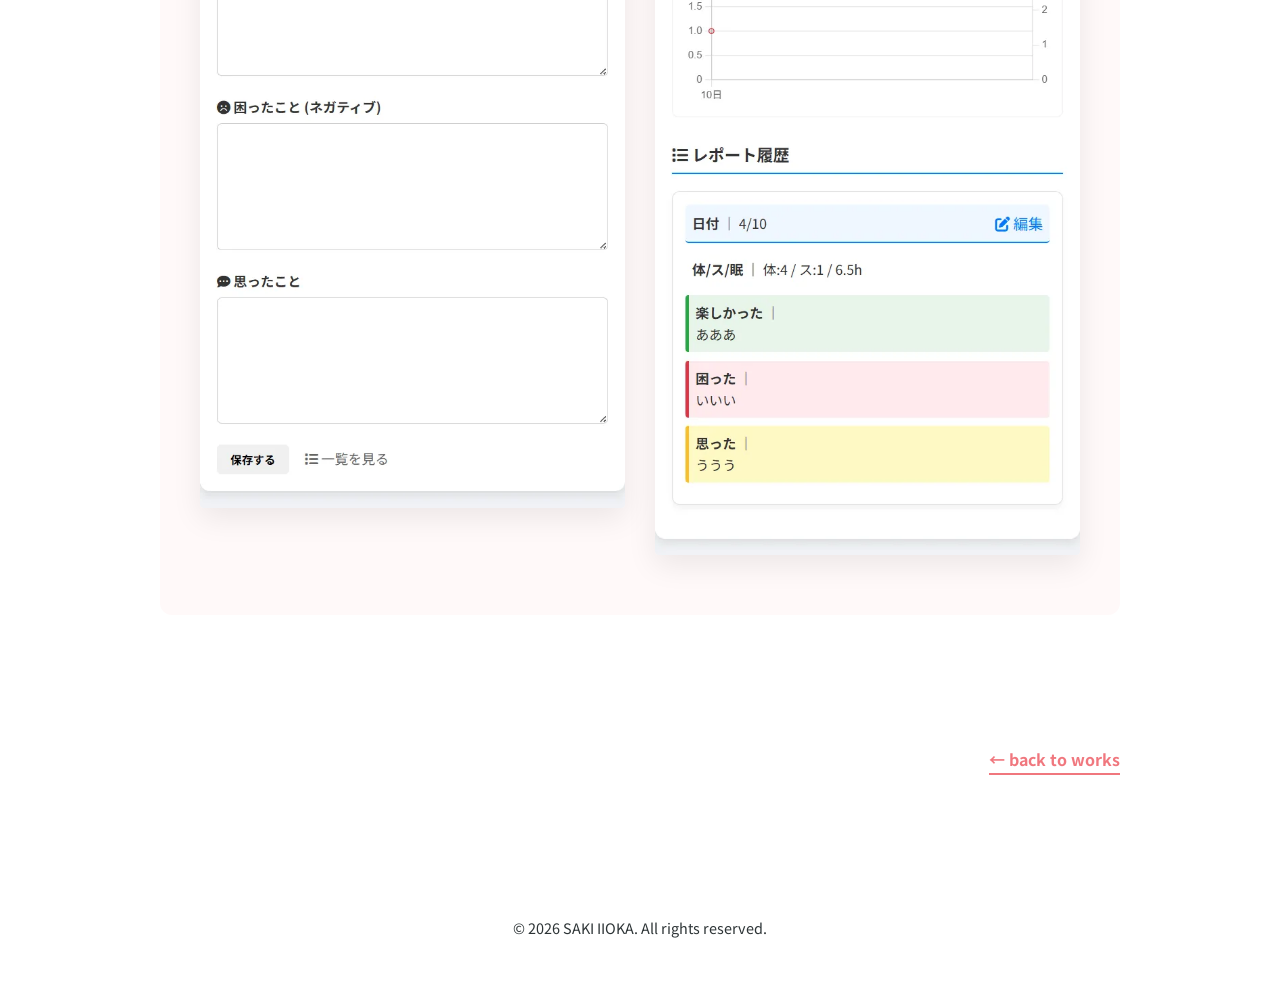
<file: work-detail-12.html>
<!DOCTYPE html>
<html lang="ja">
<head prefix="og: https://satsuki-creative.github.io/sakiiioka_portfolio/">
    <meta charset="UTF-8">
    <meta name="viewport" content="width=device-width, initial-scale=1.0">
    <meta name="description" content="SAKIIIOKAのポートフォリオです。これまでに制作してきた実績を掲載しています。">
    
    <!-- ogp -->
    <meta property="og:url" content="https://satsuki-creative.github.io/sakiiioka_portfolio/">
    <meta property="og:type" content="website">
    <meta property="og:title" content="SAKI IIOKA Portfolio Site">
    <meta property="og:description" content="SAKIIIOKAのポートフォリオです。これまでに制作してきた実績を掲載しています。">
    <meta property="og:site_name" content="SAKI IIOKA Portfolio">
    <meta property="og:image" content="assets/images/MainVisual2.webp">    

    <!-- favicon apple-touch-icon -->
    <link rel="shortcut icon" href="assets/images/logo-min.ico">
    <link rel="apple-touch-icon" sizes="180x180" href="assets/images/logo-min.webp">
    <link rel="icon" type="image/webp" href="https://satsuki-creative.github.io/sakiiioka_portfolio/assets/images/logo-min.webp">
        
    <title>心身レポートWebアプリ | SAKI IIOKA Portfolio</title>

    <!-- web font -->
    <link rel="preconnect" href="https://fonts.googleapis.com">
    <link rel="preconnect" href="https://fonts.gstatic.com" crossorigin>
    <link href="https://fonts.googleapis.com/css2?family=Noto+Sans+JP:wght@100..900&family=Noto+Sans:ital,wght@0,100..900;1,100..900&family=Noto+Serif:ital,wght@0,100..900;1,100..900&display=swap" rel="stylesheet">

    <!-- css -->
    <link rel="stylesheet" href="assets/css/destyle.min.css">
    <link rel="stylesheet" href="assets/css/style.css">
</head>
<body>

    <header class="main-header" id="mainHeader">
        <div class="header-inner">
            <div class="logo"><a href="index.html"><img src="assets/images/logo.webp" alt="ロゴ">SAKI IIOKA</a></div>
            <nav class="desktop-nav">
                <a href="index.html#home">Home</a>
                <a href="works.html">Works</a>
                <a href="index.html#about">About</a>
                <a href="index.html#contact">Contact</a>
            </nav>
            <button class="menu-trigger" id="menuTrigger" aria-label="メニューを開く">
                <span></span><span></span><span></span>
            </button>
        </div>
    </header>

    <nav class="mobile-menu" id="mobileMenu">
        <div class="mobile-menu-links">
            <a href="index.html#home" class="menu-item">Home</a>
            <a href="works.html" class="menu-item">Works</a>
            <a href="index.html#about" class="menu-item">About</a>
            <a href="index.html#contact" class="menu-item">Contact</a>
        </div>
    </nav>
    <div class="menu-overlay" id="menuOverlay"></div>

    <main class="page-work-detail container">
        <section class="work-hero">
            <div class="work-hero__visual">
                <img src="assets/images/health_report.webp" alt="心身レポートWebアプリのモックアップ">
            </div>
            <div class="work-hero__info">
                <p class="client-name">自身</p>
                <h1 class="work-title">心身レポート</h1>
                <p class="work-category">Webアプリ</p>
                <p class="work-lead">セルフモニタリングをするために制作したアプリです。</p>
            
                <div class="work-link-wrapper">
                    <a href="https://heather.jobtra-itweb.com/health_report/login.php" target="_blank" rel="noopener" class="btn-site">
                        WEB APP
                    </a>
                    <p>ログイン用メールアドレス：自身で制定<br>
                    ログイン用パスワード：自身で制定</p>
                </div>    
            </div>
        </section>

        <hr class="detail-divider">

        <section class="work-section">

            <div class="work-row">
                <div class="work-label">
                    制作範囲 <span class="label-en">Range</span>
                </div>
                <div class="work-content">
                    <p>ヒアリング / デザイン / コーディング</p>
                </div>
            </div>
            
            <div class="work-row">
                <div class="work-label">
                    使用ツール <span class="label-en">Tool</span>
                </div>
                <div class="work-content">
                    <p>Figma / VS Code (HTML / CSS / JS / PHP)</p>
                </div>
            </div>
            
            <div class="work-row">
                <div class="work-label">
                    制作期間 <span class="label-en">Period</span>
                </div>
                <div class="work-content">
                    <p>1週間</p>
                </div>
            </div>     
            
            <div class="work-row">
                <div class="work-label">
                    サービス設定 <span class="label-en">Premise</span>
                </div>
                <div class="work-content">
                    <ul class="bullet-list">
                        <li>システム名「心身レポート」。</li>
                        <li>「心のノイズを可視化する」を掲げ、日々の体調とメンタルの相関関係をシンプルに記録。</li>
                        <li>PHPとSQLを用いた動的なデータ保存により、自身の状態を客観的に振り返り、自己管理（セルフケア）の質を向上させるツールを提供します。</li>
                    </ul>
                </div>
            </div>

            <div class="work-row">
                <div class="work-label">
                    ターゲット <span class="label-en">Target</span>
                </div>
                <div class="work-content">
                    <p>日々のストレスや体調の変化を感じつつも、言語化や記録が長続きしない人。<br>
                    メンタルヘルスに関心があり、特定の出来事と体調の因果関係を分析したい人。<br>
                    手書きのノートよりも、外出先からスマートフォンで手軽にログを残したい層。</p>
                </div>
            </div>

            <div class="work-row">
                <div class="work-label">
                    目的 <span class="label-en">Purpose</span>
                </div>
                <div class="work-content">
                    <p>セルフモニタリングの習慣化：最小限の入力（数値選択と短文）で、負担なく毎日続けられる操作感を提供。<br>
                    データの資産化：サーバー上に蓄積された過去のレポートを一覧表示することで、自分の「調子の波」を把握し、早期の休息や対策に繋げる。</p>
                </div>
            </div>

            <div class="work-row">
                <div class="work-label">
                    情報設計 <span class="label-en">Information</span>
                </div>
                <div class="work-content">
                    <p>直感的な入力フロー：ログイン後、すぐに「今日のレポート」画面が表示され、迷わず入力を開始できる動線を設計。<br>
                    視認性の高い一覧表示：登録されたデータを日付順にリスト化。過去の「ポジティブ・ネガティブ」な出来事をセットで見返すことで、思考パターンの気づきを促す。<br>
                    マルチデバイス対応：外出先（スマホ）でも、自宅のPCでも、場所を選ばず入力・閲覧できるレスポンシブな設計を採用。</p>
                </div>
            </div>

            <div class="work-row">
                <div class="work-label">
                    デザイン <span class="label-en">Design</span>
                </div>
                <div class="work-content">
                    <p class="font-serif">清潔感があり、心を落ち着かせるヒーリングカラー（淡いブルーやグリーン系）を基調。</p>
                    
                    <div class="color-palette">
                        <div class="color-item" style="background-color: #f0f2f5; color: #333; flex: 2;">#f0f2f5</div>
                        <div class="color-item" style="background-color: #333333; color: #fff; flex: 1; border: 1px solid #eee;">#333333</div>
                        <div class="color-item" style="background-color: #007bff; flex: 0.5;"></div>
                    </div>

                    <p>テキスト入力欄には十分な余白を持たせ、自分の感情をゆったりと書き込める「デジタルな日記帳」のような落ち着いたレイアウトを追求。</p>
                </div>
            </div>

            <div class="work-row">
                <div class="work-label">
                    その他 <span class="label-en">Others</span>
                </div>
                <div class="work-content">
                    <p>下に添付した画像は、PCとスマホのデザイン完成稿です。</p>
                </div>
            </div>
            <div class="work-img">
                <img src="assets/images/health_report-loginPC.webp" alt="アプリのPCログイン画像">
                <img src="assets/images/health_report-reportPC.webp" alt="アプリのPC一覧画像">
                <img src="assets/images/health_report-dateSP.webp" alt="アプリのスマホ入力画像">
                <img src="assets/images/health_report-reportSP.webp" alt="アプリのスマホ一覧画像">
            </div>
        </section>

        <div class="view-more-container detail-back">
            <a href="works.html" class="view-more">← back to works</a>
        </div>
    </main>

    <footer class="footer">
        <p>&copy; 2026 SAKI IIOKA. All rights reserved.</p>
    </footer>

    <button id="backToTop" class="back-to-top" aria-label="ページ上部へ戻る">
        <img src="assets/images/totop.webp" alt="Topへ戻る">
    </button>

    <script src="assets/js/script.js"></script>
</body>
</html>
</file>
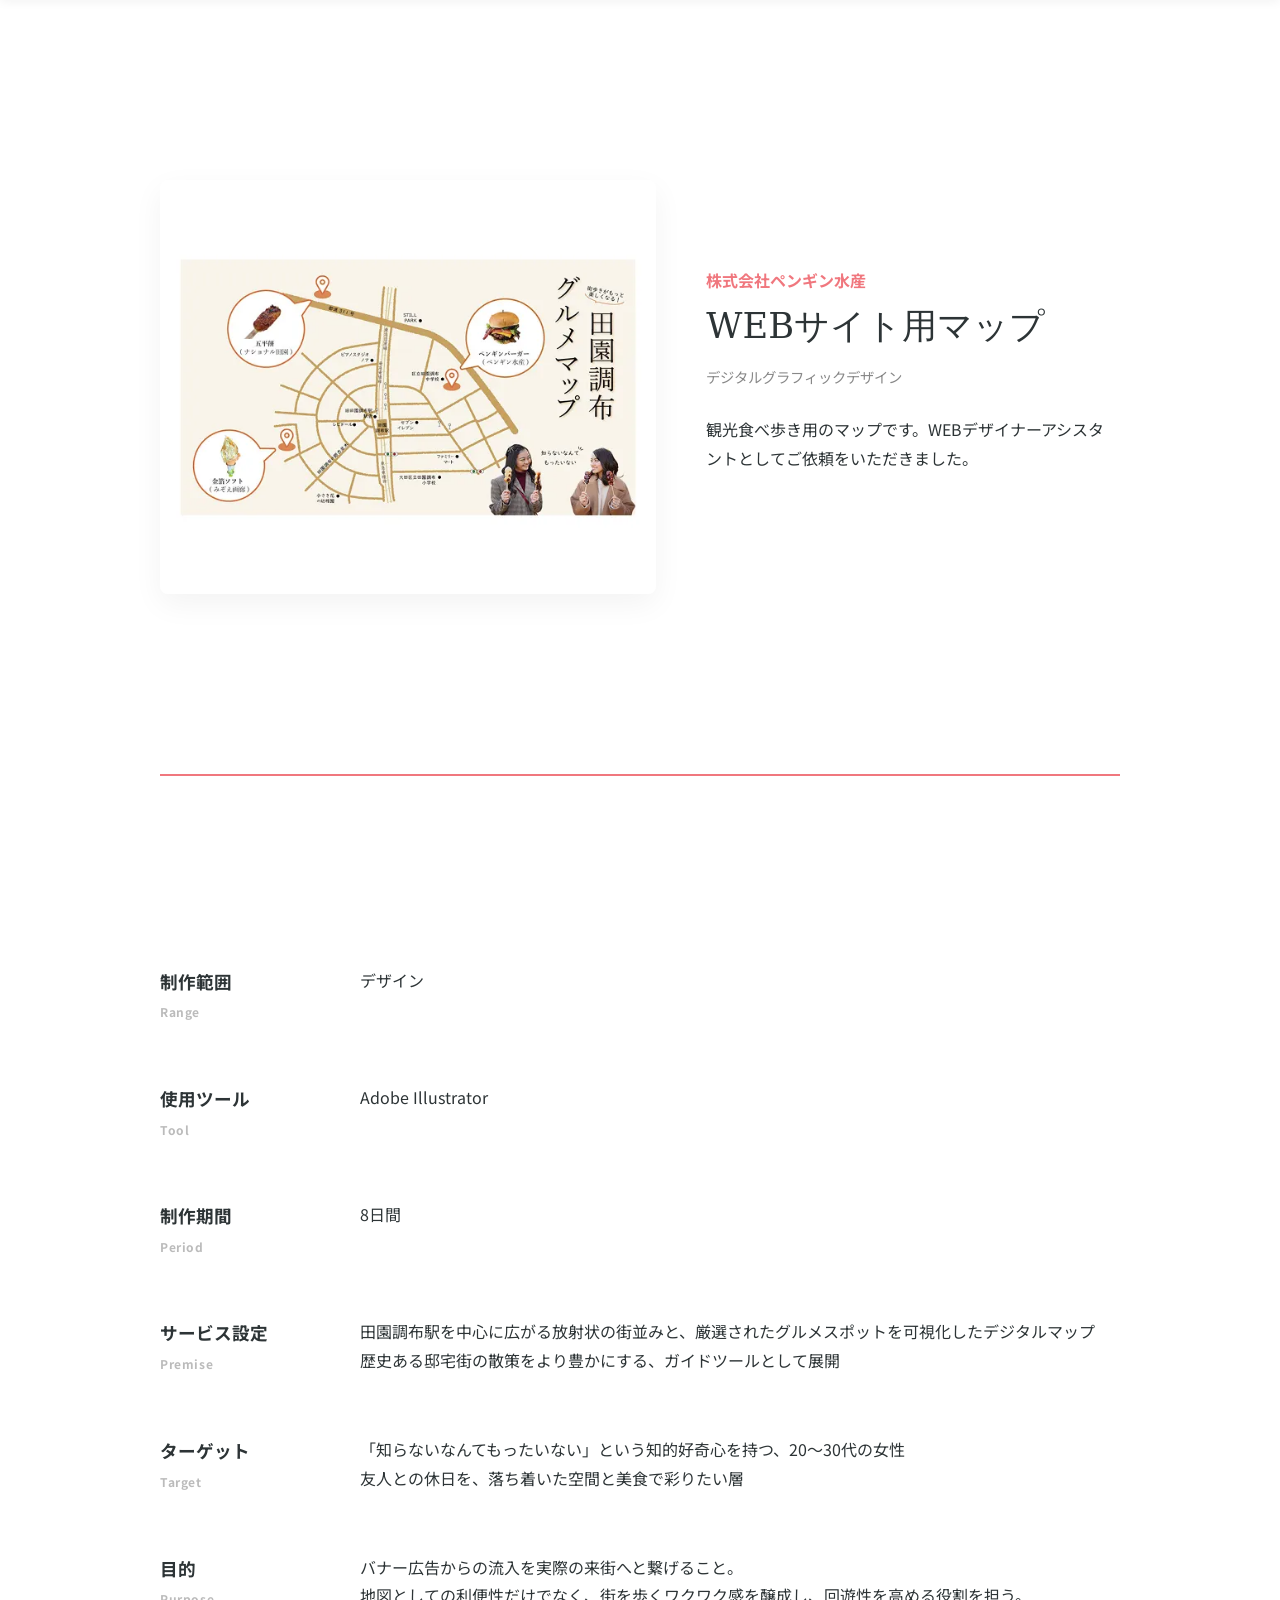
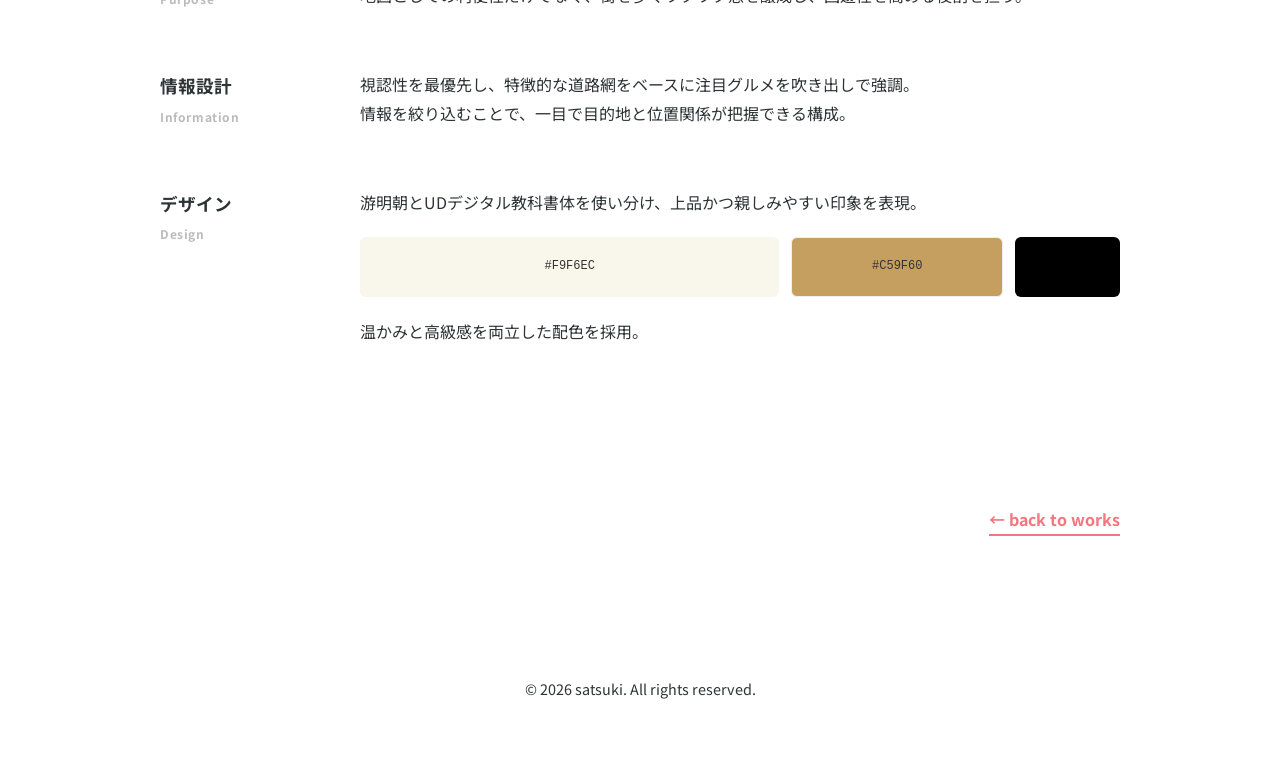
<file: work-detail-2.html>
<!DOCTYPE html>
<html lang="ja">
<head prefix="og: https://satsuki-creative.github.io/sakiiioka_portfolio/">
    <meta charset="UTF-8">
    <meta name="viewport" content="width=device-width, initial-scale=1.0">
    <meta name="description" content="satsukiのポートフォリオです。これまでに制作してきた実績を掲載しています。">
    
    <!-- ogp -->
    <meta property="og:url" content="https://satsuki-creative.github.io/sakiiioka_portfolio/">
    <meta property="og:type" content="website">
    <meta property="og:title" content="satsuki Portfolio Site">
    <meta property="og:description" content="satsukiのポートフォリオです。これまでに制作してきた実績を掲載しています。">
    <meta property="og:site_name" content="satsuki Portfolio">
    <meta property="og:image" content="assets/images/MainVisual2.webp">    

    <!-- favicon apple-touch-icon -->
    <link rel="shortcut icon" href="assets/images/logo-min.ico">
    <link rel="apple-touch-icon" sizes="180x180" href="assets/images/logo-min.webp">
    <link rel="icon" type="image/webp" href="https://satsuki-creative.github.io/sakiiioka_portfolio/assets/images/logo-min.webp">
        
    <title>WEBサイト用マップ | satsuki Portfolio</title>

    <!-- web font -->
    <link rel="preconnect" href="https://fonts.googleapis.com">
    <link rel="preconnect" href="https://fonts.gstatic.com" crossorigin>
    <link href="https://fonts.googleapis.com/css2?family=Noto+Sans+JP:wght@100..900&family=Noto+Sans:ital,wght@0,100..900;1,100..900&family=Noto+Serif:ital,wght@0,100..900;1,100..900&display=swap" rel="stylesheet">

    <!-- css -->
    <link rel="stylesheet" href="assets/css/destyle.min.css">
    <link rel="stylesheet" href="assets/css/style.css">
</head>
<body>

    <header class="main-header" id="mainHeader">
        <div class="header-inner">
            <div class="logo"><a href="index.html"><img src="assets/images/logo.webp" alt="ロゴ">satsuki</a></div>
            <nav class="desktop-nav">
                <a href="index.html#home">Home</a>
                <a href="works.html">Works</a>
                <a href="index.html#about">About</a>
                <a href="index.html#contact">Contact</a>
            </nav>
            <button class="menu-trigger" id="menuTrigger" aria-label="メニューを開く">
                <span></span><span></span><span></span>
            </button>
        </div>
    </header>

    <nav class="mobile-menu" id="mobileMenu">
        <div class="mobile-menu-links">
            <a href="index.html#home" class="menu-item">Home</a>
            <a href="works.html" class="menu-item">Works</a>
            <a href="index.html#about" class="menu-item">About</a>
            <a href="index.html#contact" class="menu-item">Contact</a>
        </div>
    </nav>
    <div class="menu-overlay" id="menuOverlay"></div>

    <main class="page-work-detail container">
        <section class="work-hero">
            <div class="work-hero__visual">
                <img src="assets/images/map.webp" alt="LPサイト用バナーのメイン画像">
            </div>
            <div class="work-hero__info">
                <p class="client-name">株式会社ペンギン水産</p>
                <h1 class="work-title">WEBサイト用マップ</h1>
                <p class="work-category">デジタルグラフィックデザイン</p>
                <p class="work-lead">観光食べ歩き用のマップです。WEBデザイナーアシスタントとしてご依頼をいただきました。</p>
            </div>
        </section>

        <hr class="detail-divider">

        <section class="work-section">

            <div class="work-row">
                <div class="work-label">
                    制作範囲 <span class="label-en">Range</span>
                </div>
                <div class="work-content">
                    <p>デザイン</p>
                </div>
            </div>
            
            <div class="work-row">
                <div class="work-label">
                    使用ツール <span class="label-en">Tool</span>
                </div>
                <div class="work-content">
                    <p>Adobe Illustrator</p>
                </div>
            </div>
            
            <div class="work-row">
                <div class="work-label">
                    制作期間 <span class="label-en">Period</span>
                </div>
                <div class="work-content">
                    <p>8日間</p>
                </div>
            </div>              

            <div class="work-row">
                <div class="work-label">
                    サービス設定 <span class="label-en">Premise</span>
                </div>
                <div class="work-content">
                    <ul class="bullet-list">
                        <li>田園調布駅を中心に広がる放射状の街並みと、厳選されたグルメスポットを可視化したデジタルマップ</li>
                        <li>歴史ある邸宅街の散策をより豊かにする、ガイドツールとして展開</li>
                    </ul>
                </div>
            </div>

            <div class="work-row">
                <div class="work-label">
                    ターゲット <span class="label-en">Target</span>
                </div>
                <div class="work-content">
                    <p>「知らないなんてもったいない」という知的好奇心を持つ、20〜30代の女性<br>
                    友人との休日を、落ち着いた空間と美食で彩りたい層</p>
                </div>
            </div>

            <div class="work-row">
                <div class="work-label">
                    目的 <span class="label-en">Purpose</span>
                </div>
                <div class="work-content">
                    <p>バナー広告からの流入を実際の来街へと繋げること。<br>
                    地図としての利便性だけでなく、街を歩くワクワク感を醸成し、回遊性を高める役割を担う。</p>
                </div>
            </div>

            <div class="work-row">
                <div class="work-label">
                    情報設計 <span class="label-en">Information</span>
                </div>
                <div class="work-content">
                    <p>視認性を最優先し、特徴的な道路網をベースに注目グルメを吹き出しで強調。<br>
                     情報を絞り込むことで、一目で目的地と位置関係が把握できる構成。</p>
                </div>
            </div>

            <div class="work-row">
                <div class="work-label">
                    デザイン <span class="label-en">Design</span>
                </div>
                <div class="work-content">
                    <p class="font-serif">游明朝とUDデジタル教科書体を使い分け、上品かつ親しみやすい印象を表現。</p>
                    
                    <div class="color-palette">
                        <div class="color-item" style="background-color: #F9F6EC; color: #333; flex: 2;">#F9F6EC</div>
                        <div class="color-item" style="background-color: #C59F60; color: #333; flex: 1; border: 1px solid #eee;">#C59F60</div>
                        <div class="color-item" style="background-color: #000; flex: 0.5;"></div>
                    </div>

                    <p>温かみと高級感を両立した配色を採用。</p>
                </div>
            </div>
        </section>

        <div class="view-more-container detail-back">
            <a href="works.html" class="view-more">← back to works</a>
        </div>
    </main>

    <footer class="footer">
        <p>&copy; 2026 satsuki. All rights reserved.</p>
    </footer>

    <button id="backToTop" class="back-to-top" aria-label="ページ上部へ戻る">
        <img src="assets/images/totop.webp" alt="Topへ戻る">
    </button>

    <script src="assets/js/script.js"></script>
</body>
</html>
</file>
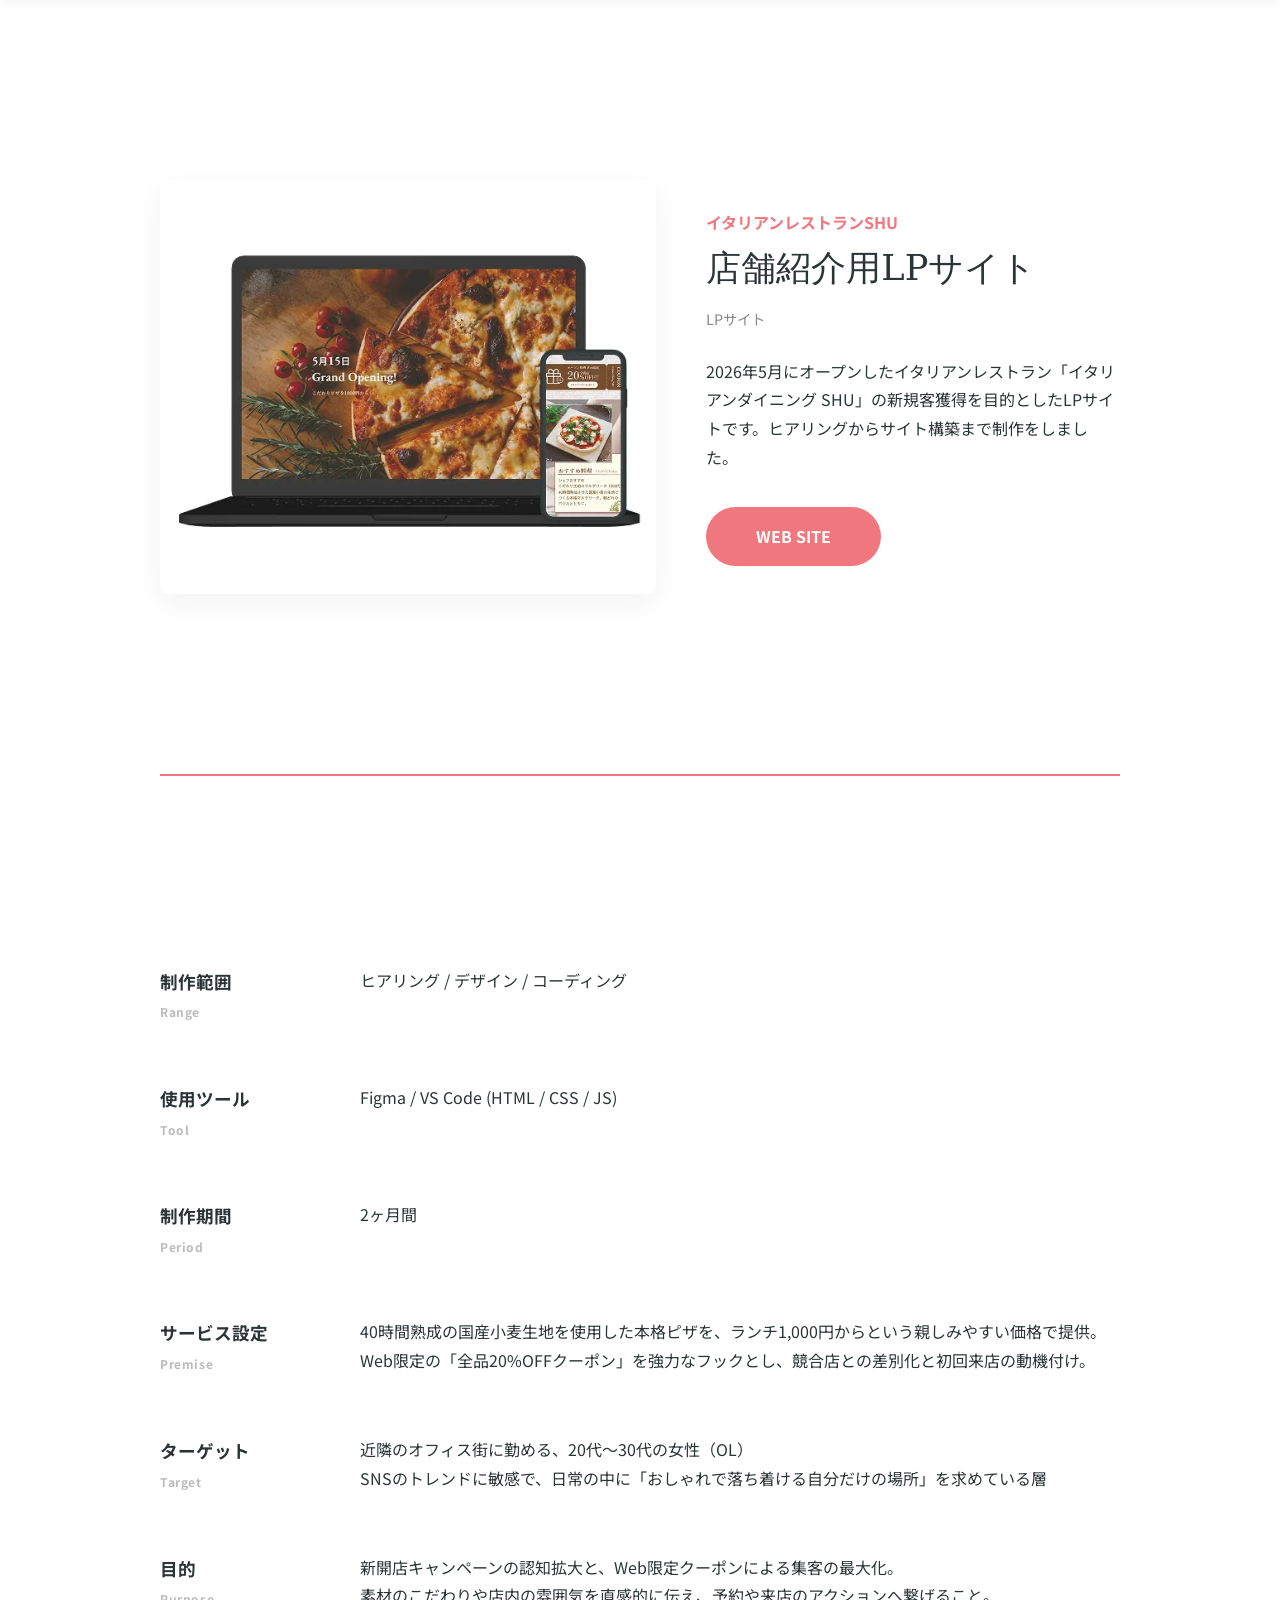
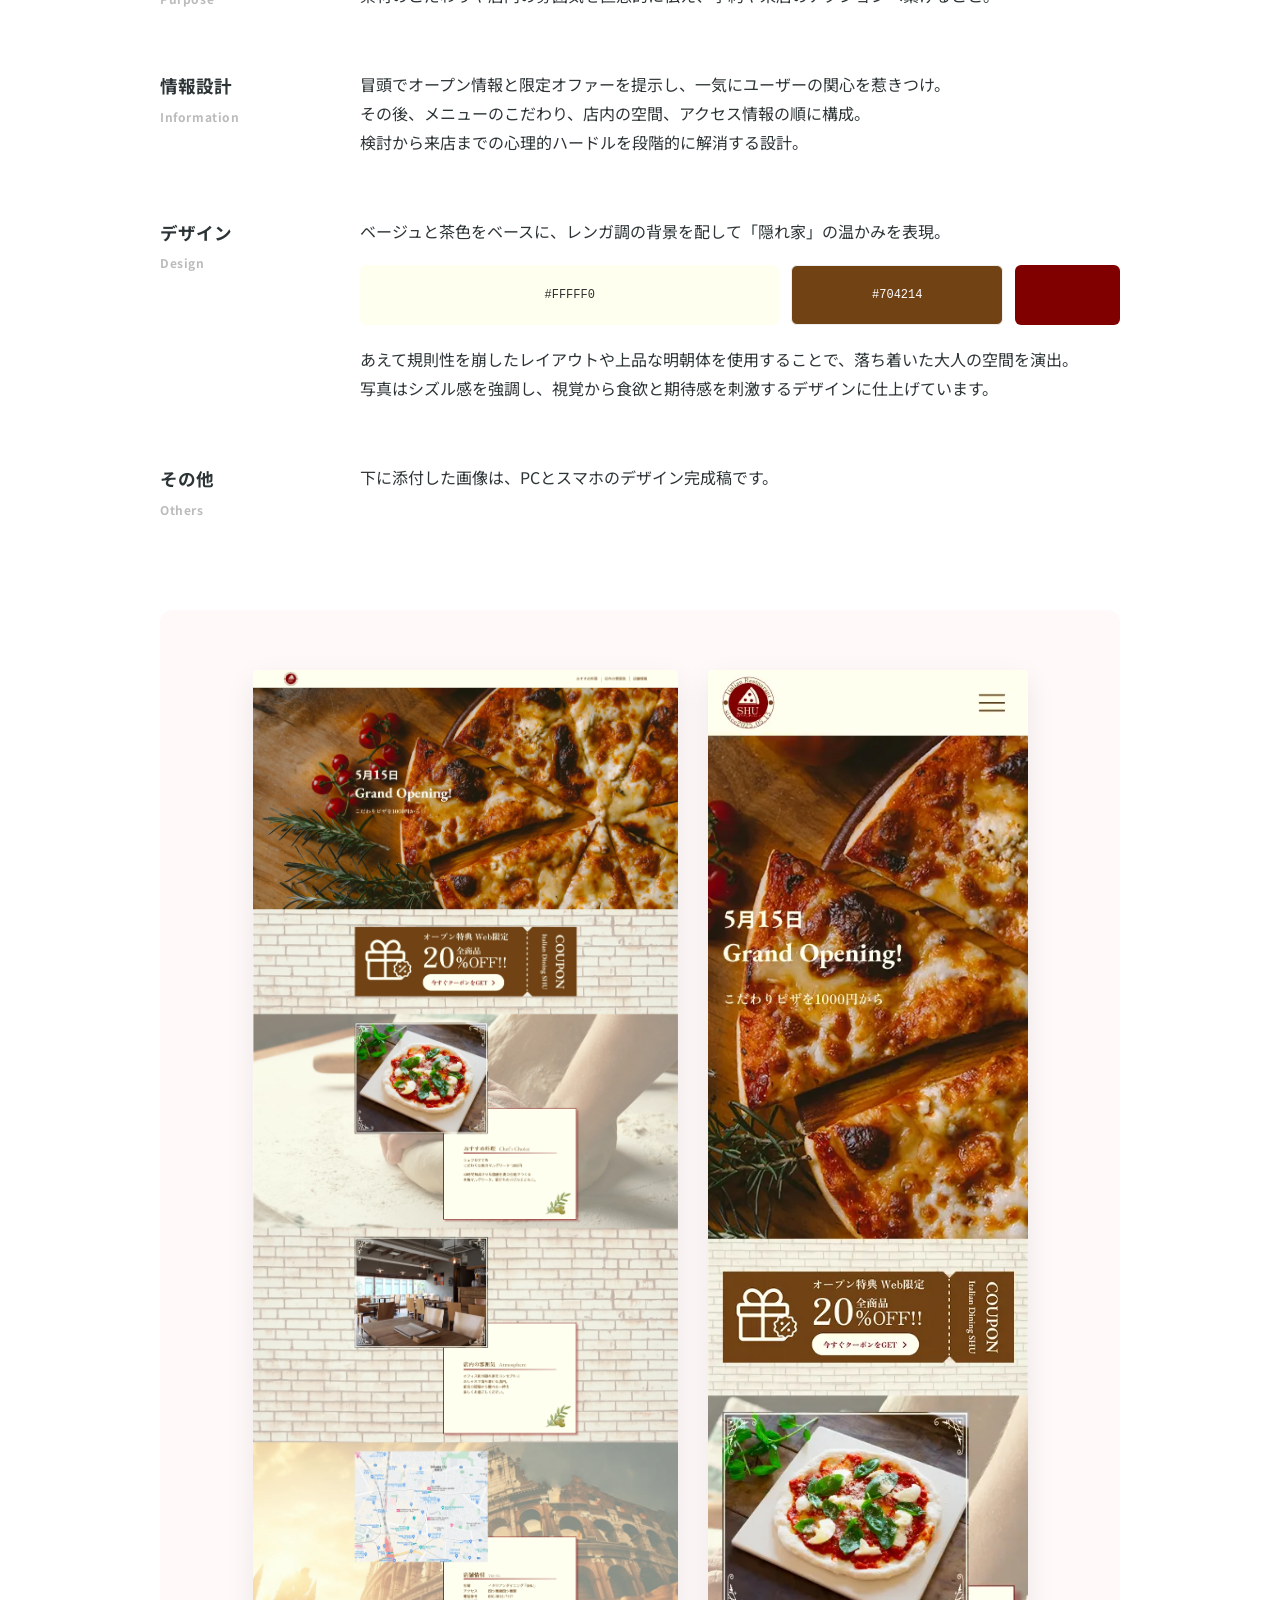
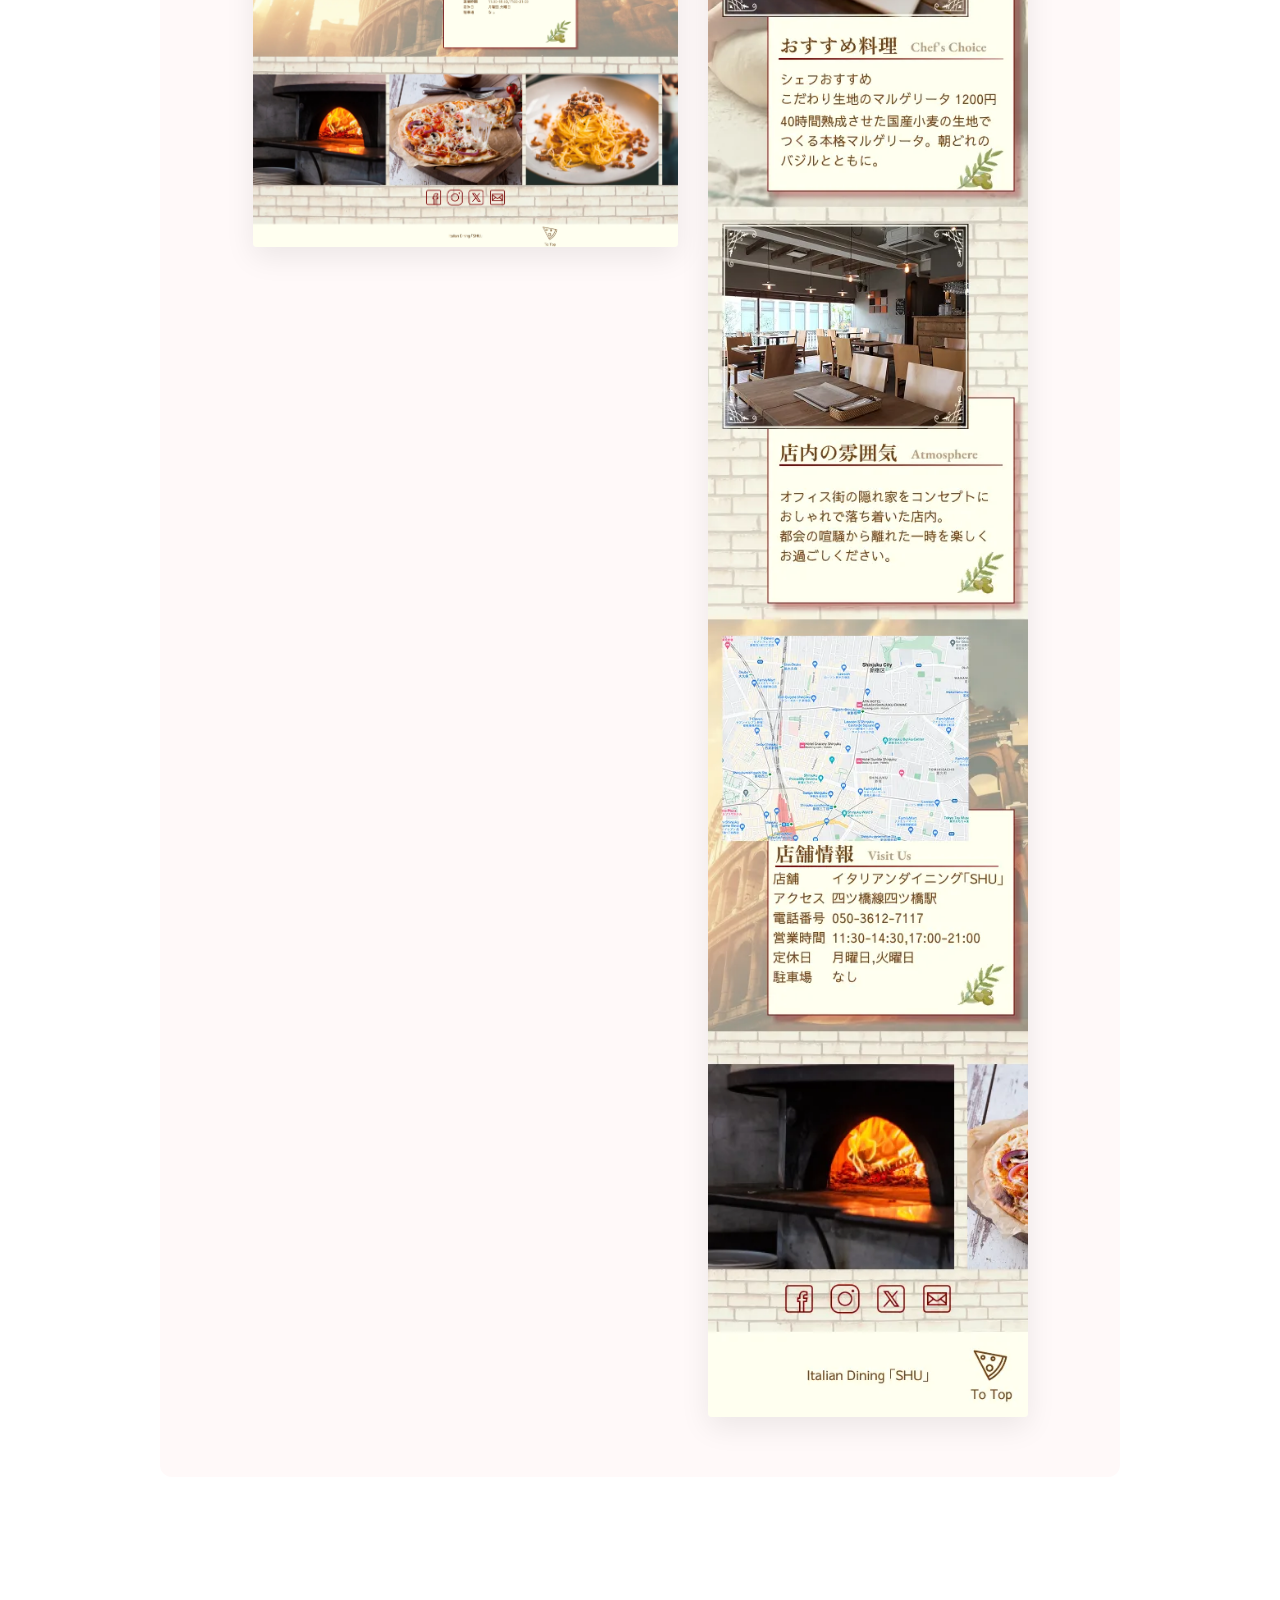
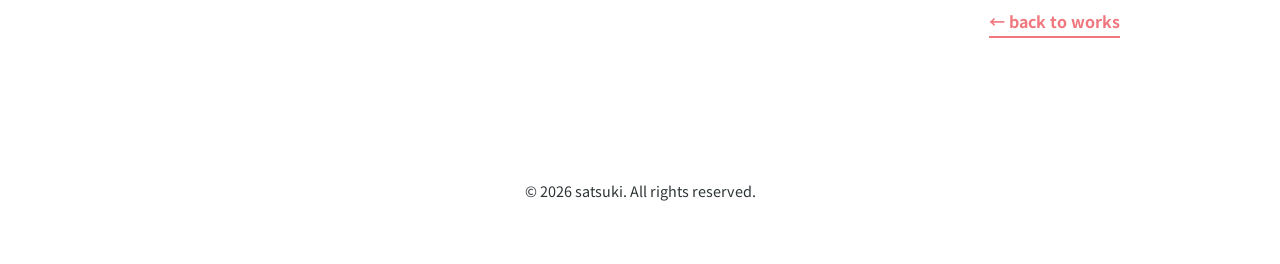
<file: work-detail-4.html>
<!DOCTYPE html>
<html lang="ja">
<head prefix="og: https://satsuki-creative.github.io/sakiiioka_portfolio/">
    <meta charset="UTF-8">
    <meta name="viewport" content="width=device-width, initial-scale=1.0">
    <meta name="description" content="satsukiのポートフォリオです。これまでに制作してきた実績を掲載しています。">
    
    <!-- ogp -->
    <meta property="og:url" content="https://satsuki-creative.github.io/sakiiioka_portfolio/">
    <meta property="og:type" content="website">
    <meta property="og:title" content="satsuki Portfolio Site">
    <meta property="og:description" content="satsukiのポートフォリオです。これまでに制作してきた実績を掲載しています。">
    <meta property="og:site_name" content="satsuki Portfolio">
    <meta property="og:image" content="assets/images/MainVisual2.webp">    

    <!-- favicon apple-touch-icon -->
    <link rel="shortcut icon" href="assets/images/logo-min.ico">
    <link rel="apple-touch-icon" sizes="180x180" href="assets/images/logo-min.webp">
    <link rel="icon" type="image/webp" href="https://satsuki-creative.github.io/sakiiioka_portfolio/assets/images/logo-min.webp">
        
    <title>店舗紹介用LPサイト | satsuki Portfolio</title>

    <!-- web font -->
    <link rel="preconnect" href="https://fonts.googleapis.com">
    <link rel="preconnect" href="https://fonts.gstatic.com" crossorigin>
    <link href="https://fonts.googleapis.com/css2?family=Noto+Sans+JP:wght@100..900&family=Noto+Sans:ital,wght@0,100..900;1,100..900&family=Noto+Serif:ital,wght@0,100..900;1,100..900&display=swap" rel="stylesheet">

    <!-- css -->
    <link rel="stylesheet" href="assets/css/destyle.min.css">
    <link rel="stylesheet" href="assets/css/style.css">
</head>
<body>

    <header class="main-header" id="mainHeader">
        <div class="header-inner">
            <div class="logo"><a href="index.html"><img src="assets/images/logo.webp" alt="ロゴ">satsuki</a></div>
            <nav class="desktop-nav">
                <a href="index.html#home">Home</a>
                <a href="works.html">Works</a>
                <a href="index.html#about">About</a>
                <a href="index.html#contact">Contact</a>
            </nav>
            <button class="menu-trigger" id="menuTrigger" aria-label="メニューを開く">
                <span></span><span></span><span></span>
            </button>
        </div>
    </header>

    <nav class="mobile-menu" id="mobileMenu">
        <div class="mobile-menu-links">
            <a href="index.html#home" class="menu-item">Home</a>
            <a href="works.html" class="menu-item">Works</a>
            <a href="index.html#about" class="menu-item">About</a>
            <a href="index.html#contact" class="menu-item">Contact</a>
        </div>
    </nav>
    <div class="menu-overlay" id="menuOverlay"></div>

    <main class="page-work-detail container">
        <section class="work-hero">
            <div class="work-hero__visual">
                <img src="assets/images/restaurant.webp" alt="SNS用広告バナーのメイン画像">
            </div>
            <div class="work-hero__info">
                <p class="client-name">イタリアンレストランSHU</p>
                <h1 class="work-title">店舗紹介用LPサイト</h1>
                <p class="work-category">LPサイト</p>
                <p class="work-lead">2026年5月にオープンしたイタリアンレストラン「イタリアンダイニング SHU」の新規客獲得を目的としたLPサイトです。ヒアリングからサイト構築まで制作をしました。</p>
                
                <div class="work-link-wrapper">
                    <a href="https://heather.jobtra-itweb.com/ItalianDiningSHU/index.html" target="_blank" rel="noopener" class="btn-site">
                        WEB SITE
                    </a>
                </div>
            </div>
        </section>

        <hr class="detail-divider">

        <section class="work-section">

            <div class="work-row">
                <div class="work-label">
                    制作範囲 <span class="label-en">Range</span>
                </div>
                <div class="work-content">
                    <p>ヒアリング / デザイン / コーディング</p>
                </div>
            </div>
            
            <div class="work-row">
                <div class="work-label">
                    使用ツール <span class="label-en">Tool</span>
                </div>
                <div class="work-content">
                    <p>Figma / VS Code (HTML / CSS / JS)</p>
                </div>
            </div>
            
            <div class="work-row">
                <div class="work-label">
                    制作期間 <span class="label-en">Period</span>
                </div>
                <div class="work-content">
                    <p>2ヶ月間</p>
                </div>
            </div>              

            <div class="work-row">
                <div class="work-label">
                    サービス設定 <span class="label-en">Premise</span>
                </div>
                <div class="work-content">
                    <ul class="bullet-list">
                        <li>40時間熟成の国産小麦生地を使用した本格ピザを、ランチ1,000円からという親しみやすい価格で提供。</li>
                        <li>Web限定の「全品20%OFFクーポン」を強力なフックとし、競合店との差別化と初回来店の動機付け。</li>
                    </ul>
                </div>
            </div>

            <div class="work-row">
                <div class="work-label">
                    ターゲット <span class="label-en">Target</span>
                </div>
                <div class="work-content">
                    <p>近隣のオフィス街に勤める、20代〜30代の女性（OL）<br>
                    SNSのトレンドに敏感で、日常の中に「おしゃれで落ち着ける自分だけの場所」を求めている層</p>
                </div>
            </div>

            <div class="work-row">
                <div class="work-label">
                    目的 <span class="label-en">Purpose</span>
                </div>
                <div class="work-content">
                    <p>新開店キャンペーンの認知拡大と、Web限定クーポンによる集客の最大化。<br>
                    素材のこだわりや店内の雰囲気を直感的に伝え、予約や来店のアクションへ繋げること。</p>
                </div>
            </div>

            <div class="work-row">
                <div class="work-label">
                    情報設計 <span class="label-en">Information</span>
                </div>
                <div class="work-content">
                    <p>冒頭でオープン情報と限定オファーを提示し、一気にユーザーの関心を惹きつけ。<br>
                    その後、メニューのこだわり、店内の空間、アクセス情報の順に構成。<br>
                    検討から来店までの心理的ハードルを段階的に解消する設計。</p>
                </div>
            </div>

            <div class="work-row">
                <div class="work-label">
                    デザイン <span class="label-en">Design</span>
                </div>
                <div class="work-content">
                    <p class="font-serif">ベージュと茶色をベースに、レンガ調の背景を配して「隠れ家」の温かみを表現。</p>
                    
                    <div class="color-palette">
                        <div class="color-item" style="background-color: #FFFFF0; color: #333; flex: 2;">#FFFFF0</div>
                        <div class="color-item" style="background-color: #704214; color: #fff; flex: 1; border: 1px solid #eee;">#704214</div>
                        <div class="color-item" style="background-color: #800000; flex: 0.5;"></div>
                    </div>

                    <p>あえて規則性を崩したレイアウトや上品な明朝体を使用することで、落ち着いた大人の空間を演出。<br>
                    写真はシズル感を強調し、視覚から食欲と期待感を刺激するデザインに仕上げています。</p>
                </div>
            </div>

            <div class="work-row">
                <div class="work-label">
                    その他 <span class="label-en">Others</span>
                </div>
                <div class="work-content">
                    <p>下に添付した画像は、PCとスマホのデザイン完成稿です。</p>
                </div>
            </div>
            <div class="work-img">
                <img src="assets/images/RestaurantDesign-pc.webp" alt="レストランのPCデザイン画像">
                <img src="assets/images/RestaurantDesign-sp.webp" alt="レストランのスマホデザイン画像">
            </div>
        </section>

        <div class="view-more-container detail-back">
            <a href="works.html" class="view-more">← back to works</a>
        </div>
    </main>

    <footer class="footer">
        <p>&copy; 2026 satsuki. All rights reserved.</p>
    </footer>

    <button id="backToTop" class="back-to-top" aria-label="ページ上部へ戻る">
        <img src="assets/images/totop.webp" alt="Topへ戻る">
    </button>

    <script src="assets/js/script.js"></script>
</body>
</html>
</file>
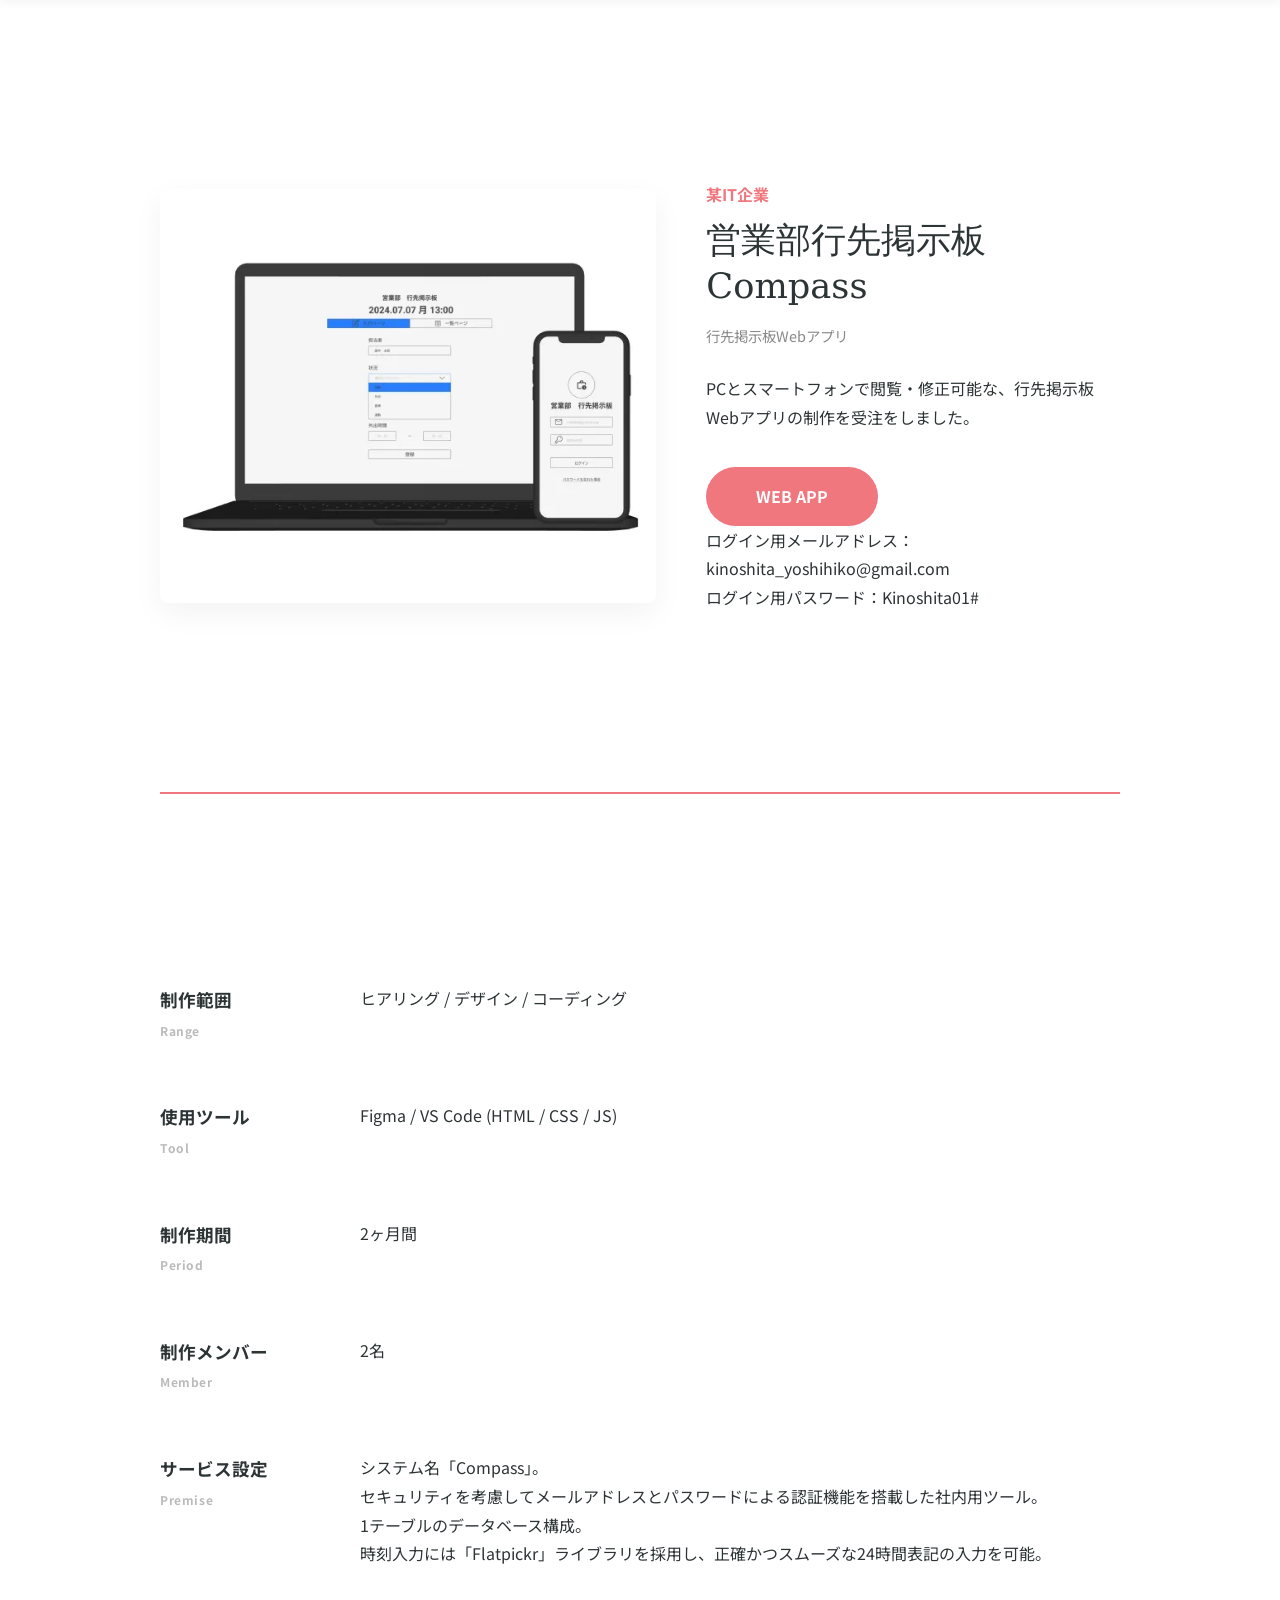
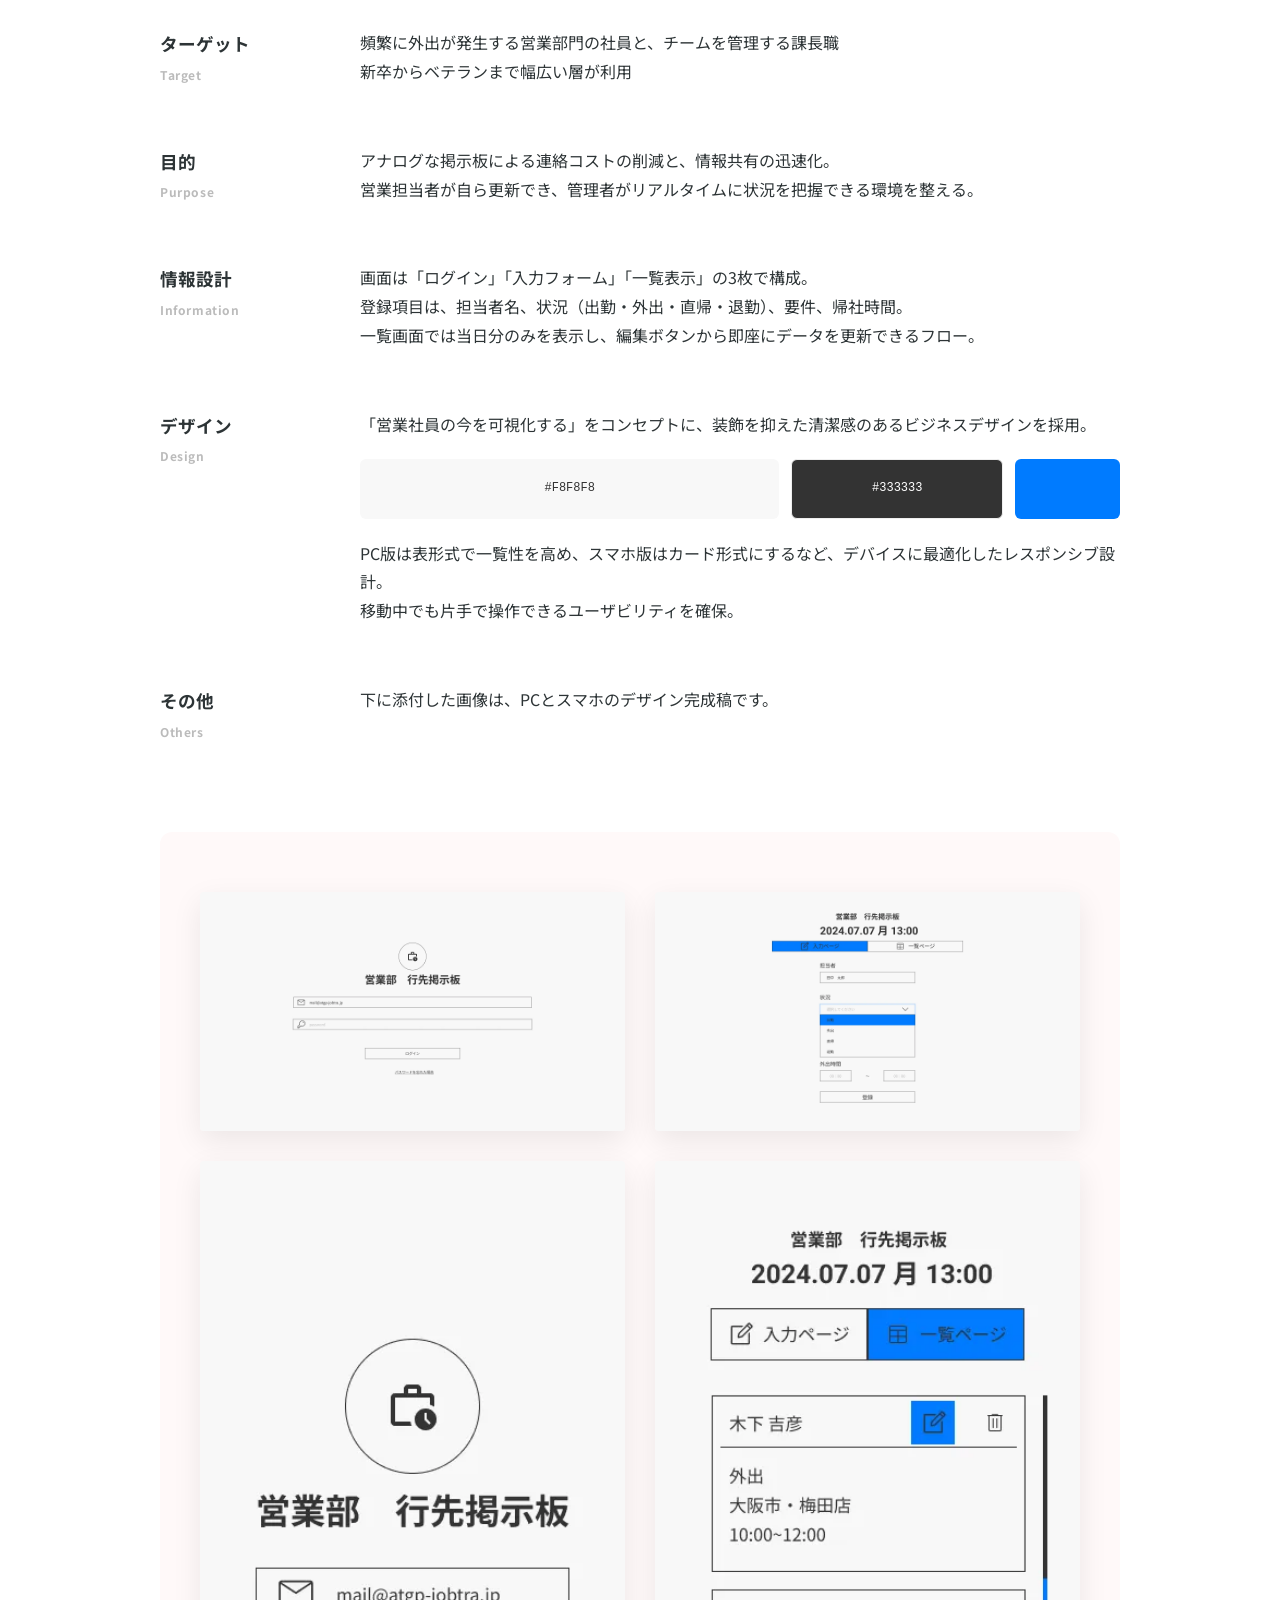
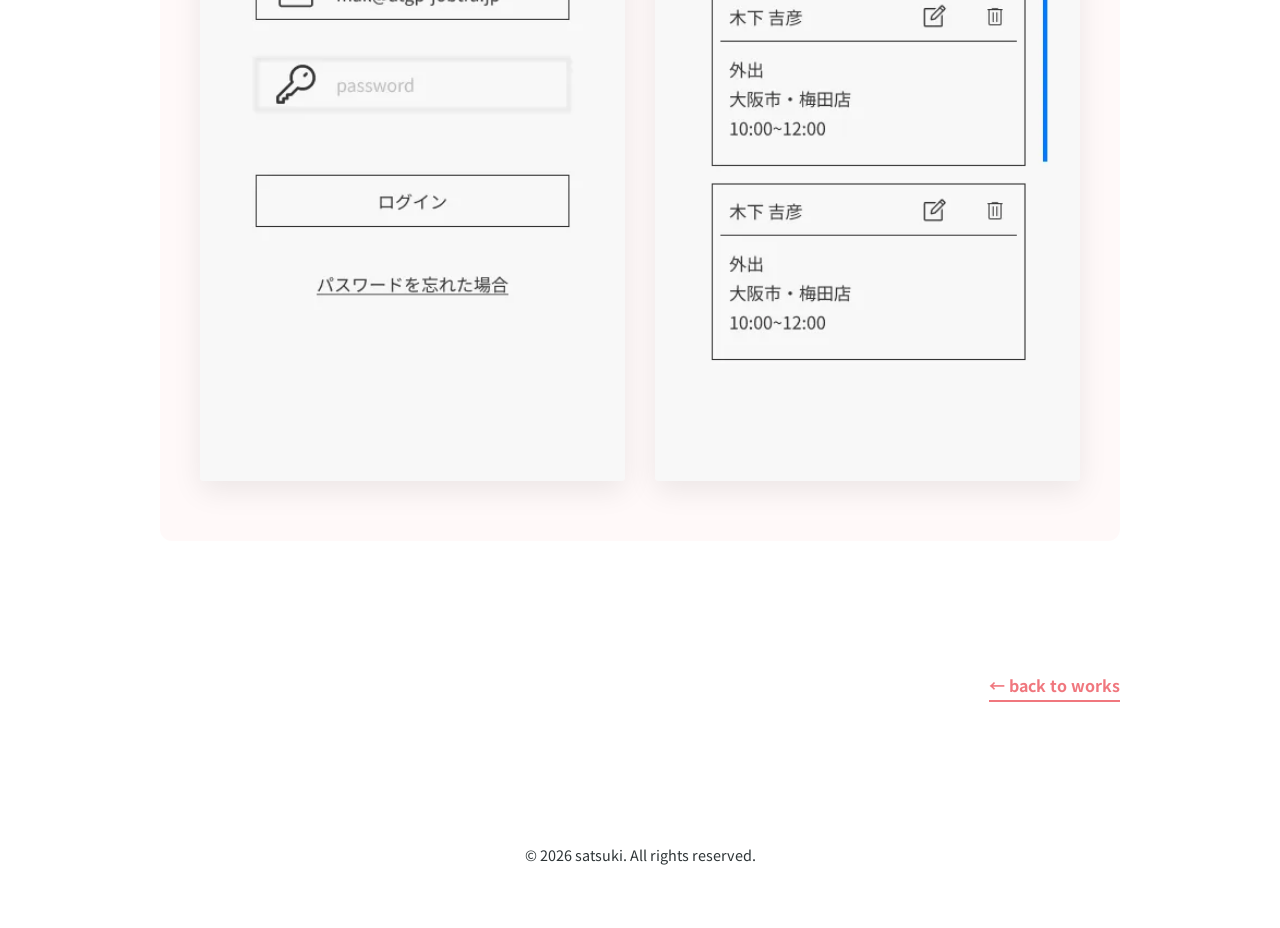
<file: work-detail-5.html>
<!DOCTYPE html>
<html lang="ja">
<head prefix="og: https://satsuki-creative.github.io/sakiiioka_portfolio/">
    <meta charset="UTF-8">
    <meta name="viewport" content="width=device-width, initial-scale=1.0">
    <meta name="description" content="satsukiのポートフォリオです。これまでに制作してきた実績を掲載しています。">
    
    <!-- ogp -->
    <meta property="og:url" content="https://satsuki-creative.github.io/sakiiioka_portfolio/">
    <meta property="og:type" content="website">
    <meta property="og:title" content="satsuki Portfolio Site">
    <meta property="og:description" content="satsukiのポートフォリオです。これまでに制作してきた実績を掲載しています。">
    <meta property="og:site_name" content="satsuki Portfolio">
    <meta property="og:image" content="assets/images/MainVisual2.webp">    

    <!-- favicon apple-touch-icon -->
    <link rel="shortcut icon" href="assets/images/logo-min.ico">
    <link rel="apple-touch-icon" sizes="180x180" href="assets/images/logo-min.webp">
    <link rel="icon" type="image/webp" href="https://satsuki-creative.github.io/sakiiioka_portfolio/assets/images/logo-min.webp">
        
    <title>行先掲示板Webアプリ | satsuki Portfolio</title>

    <!-- web font -->
    <link rel="preconnect" href="https://fonts.googleapis.com">
    <link rel="preconnect" href="https://fonts.gstatic.com" crossorigin>
    <link href="https://fonts.googleapis.com/css2?family=Noto+Sans+JP:wght@100..900&family=Noto+Sans:ital,wght@0,100..900;1,100..900&family=Noto+Serif:ital,wght@0,100..900;1,100..900&display=swap" rel="stylesheet">

    <!-- css -->
    <link rel="stylesheet" href="assets/css/destyle.min.css">
    <link rel="stylesheet" href="assets/css/style.css">
</head>
<body>

    <header class="main-header" id="mainHeader">
        <div class="header-inner">
            <div class="logo"><a href="index.html"><img src="assets/images/logo.webp" alt="ロゴ">satsuki</a></div>
            <nav class="desktop-nav">
                <a href="index.html#home">Home</a>
                <a href="works.html">Works</a>
                <a href="index.html#about">About</a>
                <a href="index.html#contact">Contact</a>
            </nav>
            <button class="menu-trigger" id="menuTrigger" aria-label="メニューを開く">
                <span></span><span></span><span></span>
            </button>
        </div>
    </header>

    <nav class="mobile-menu" id="mobileMenu">
        <div class="mobile-menu-links">
            <a href="index.html#home" class="menu-item">Home</a>
            <a href="works.html" class="menu-item">Works</a>
            <a href="index.html#about" class="menu-item">About</a>
            <a href="index.html#contact" class="menu-item">Contact</a>
        </div>
    </nav>
    <div class="menu-overlay" id="menuOverlay"></div>

    <main class="page-work-detail container">
        <section class="work-hero">
            <div class="work-hero__visual">
                <img src="assets/images/Compass.webp" alt="SNS用広告バナーのメイン画像">
            </div>
            <div class="work-hero__info">
                <p class="client-name">某IT企業</p>
                <h1 class="work-title">営業部行先掲示板Compass</h1>
                <p class="work-category">行先掲示板Webアプリ</p>
                <p class="work-lead">PCとスマートフォンで閲覧・修正可能な、行先掲示板Webアプリの制作を受注をしました。</p>
            
                <div class="work-link-wrapper">
                    <a href="https://heather.jobtra-itweb.com/Compass/index_pre.php" target="_blank" rel="noopener" class="btn-site">
                        WEB APP
                    </a>
                    <p>ログイン用メールアドレス：kinoshita_yoshihiko@gmail.com<br>
                    ログイン用パスワード：Kinoshita01#</p>
                </div>    
            </div>
        </section>

        <hr class="detail-divider">

        <section class="work-section">

            <div class="work-row">
                <div class="work-label">
                    制作範囲 <span class="label-en">Range</span>
                </div>
                <div class="work-content">
                    <p>ヒアリング / デザイン / コーディング</p>
                </div>
            </div>
            
            <div class="work-row">
                <div class="work-label">
                    使用ツール <span class="label-en">Tool</span>
                </div>
                <div class="work-content">
                    <p>Figma / VS Code (HTML / CSS / JS)</p>
                </div>
            </div>
            
            <div class="work-row">
                <div class="work-label">
                    制作期間 <span class="label-en">Period</span>
                </div>
                <div class="work-content">
                    <p>2ヶ月間</p>
                </div>
            </div>     

            <div class="work-row">
                <div class="work-label">
                    制作メンバー <span class="label-en">Member</span>
                </div>
                <div class="work-content">
                    <p>2名</p>
                </div>
            </div>
            
            <div class="work-row">
                <div class="work-label">
                    サービス設定 <span class="label-en">Premise</span>
                </div>
                <div class="work-content">
                    <ul class="bullet-list">
                        <li>システム名「Compass」。</li>
                        <li>セキュリティを考慮してメールアドレスとパスワードによる認証機能を搭載した社内用ツール。</li>
                        <li>1テーブルのデータベース構成。</li>
                        <li>時刻入力には「Flatpickr」ライブラリを採用し、正確かつスムーズな24時間表記の入力を可能。</li>
                    </ul>
                </div>
            </div>

            <div class="work-row">
                <div class="work-label">
                    ターゲット <span class="label-en">Target</span>
                </div>
                <div class="work-content">
                    <p>頻繁に外出が発生する営業部門の社員と、チームを管理する課長職<br>
                    新卒からベテランまで幅広い層が利用</p>
                </div>
            </div>

            <div class="work-row">
                <div class="work-label">
                    目的 <span class="label-en">Purpose</span>
                </div>
                <div class="work-content">
                    <p>アナログな掲示板による連絡コストの削減と、情報共有の迅速化。<br>
                    営業担当者が自ら更新でき、管理者がリアルタイムに状況を把握できる環境を整える。</p>
                </div>
            </div>

            <div class="work-row">
                <div class="work-label">
                    情報設計 <span class="label-en">Information</span>
                </div>
                <div class="work-content">
                    <p>画面は「ログイン」「入力フォーム」「一覧表示」の3枚で構成。<br>
                    登録項目は、担当者名、状況（出勤・外出・直帰・退勤）、要件、帰社時間。<br>
                    一覧画面では当日分のみを表示し、編集ボタンから即座にデータを更新できるフロー。</p>
                </div>
            </div>

            <div class="work-row">
                <div class="work-label">
                    デザイン <span class="label-en">Design</span>
                </div>
                <div class="work-content">
                    <p class="font-serif">「営業社員の今を可視化する」をコンセプトに、装飾を抑えた清潔感のあるビジネスデザインを採用。</p>
                    
                    <div class="color-palette">
                        <div class="color-item" style="background-color: #F8F8F8; color: #333; flex: 2;">#F8F8F8</div>
                        <div class="color-item" style="background-color: #333333; color: #fff; flex: 1; border: 1px solid #eee;">#333333</div>
                        <div class="color-item" style="background-color: #007BFF; flex: 0.5;"></div>
                    </div>

                    <p>PC版は表形式で一覧性を高め、スマホ版はカード形式にするなど、デバイスに最適化したレスポンシブ設計。<br>
                    移動中でも片手で操作できるユーザビリティを確保。</p>
                </div>
            </div>

            <div class="work-row">
                <div class="work-label">
                    その他 <span class="label-en">Others</span>
                </div>
                <div class="work-content">
                    <p>下に添付した画像は、PCとスマホのデザイン完成稿です。</p>
                </div>
            </div>
            <div class="work-img">
                <img src="assets/images/PCtop-active.webp" alt="アプリのPCログイン画像">
                <img src="assets/images/PCfoam-active.webp" alt="アプリのPC入力画像">
                <img src="assets/images/SPtop-active.webp" alt="アプリのスマホログイン画像">
                <img src="assets/images/SPtable-active.webp" alt="アプリのスマホ一覧画像">
            </div>
        </section>

        <div class="view-more-container detail-back">
            <a href="works.html" class="view-more">← back to works</a>
        </div>
    </main>

    <footer class="footer">
        <p>&copy; 2026 satsuki. All rights reserved.</p>
    </footer>

    <button id="backToTop" class="back-to-top" aria-label="ページ上部へ戻る">
        <img src="assets/images/totop.webp" alt="Topへ戻る">
    </button>

    <script src="assets/js/script.js"></script>
</body>
</html>
</file>
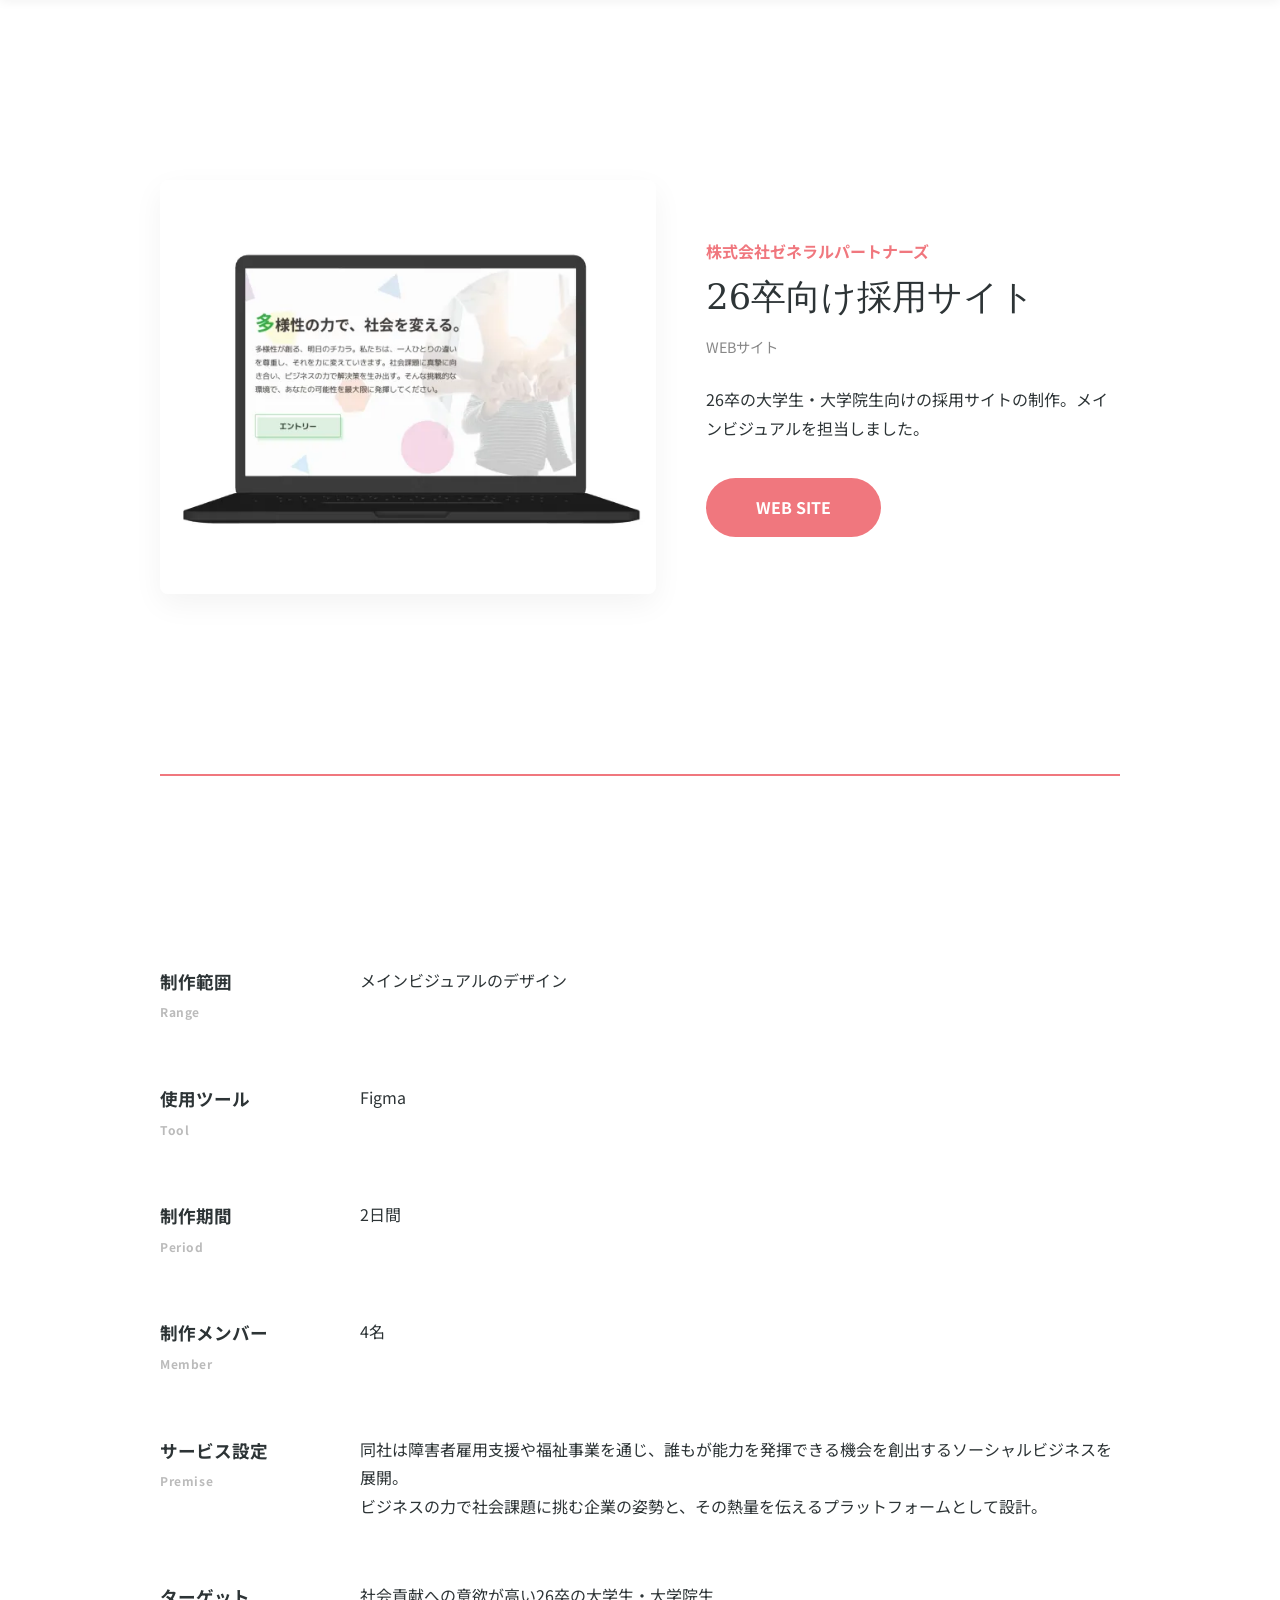
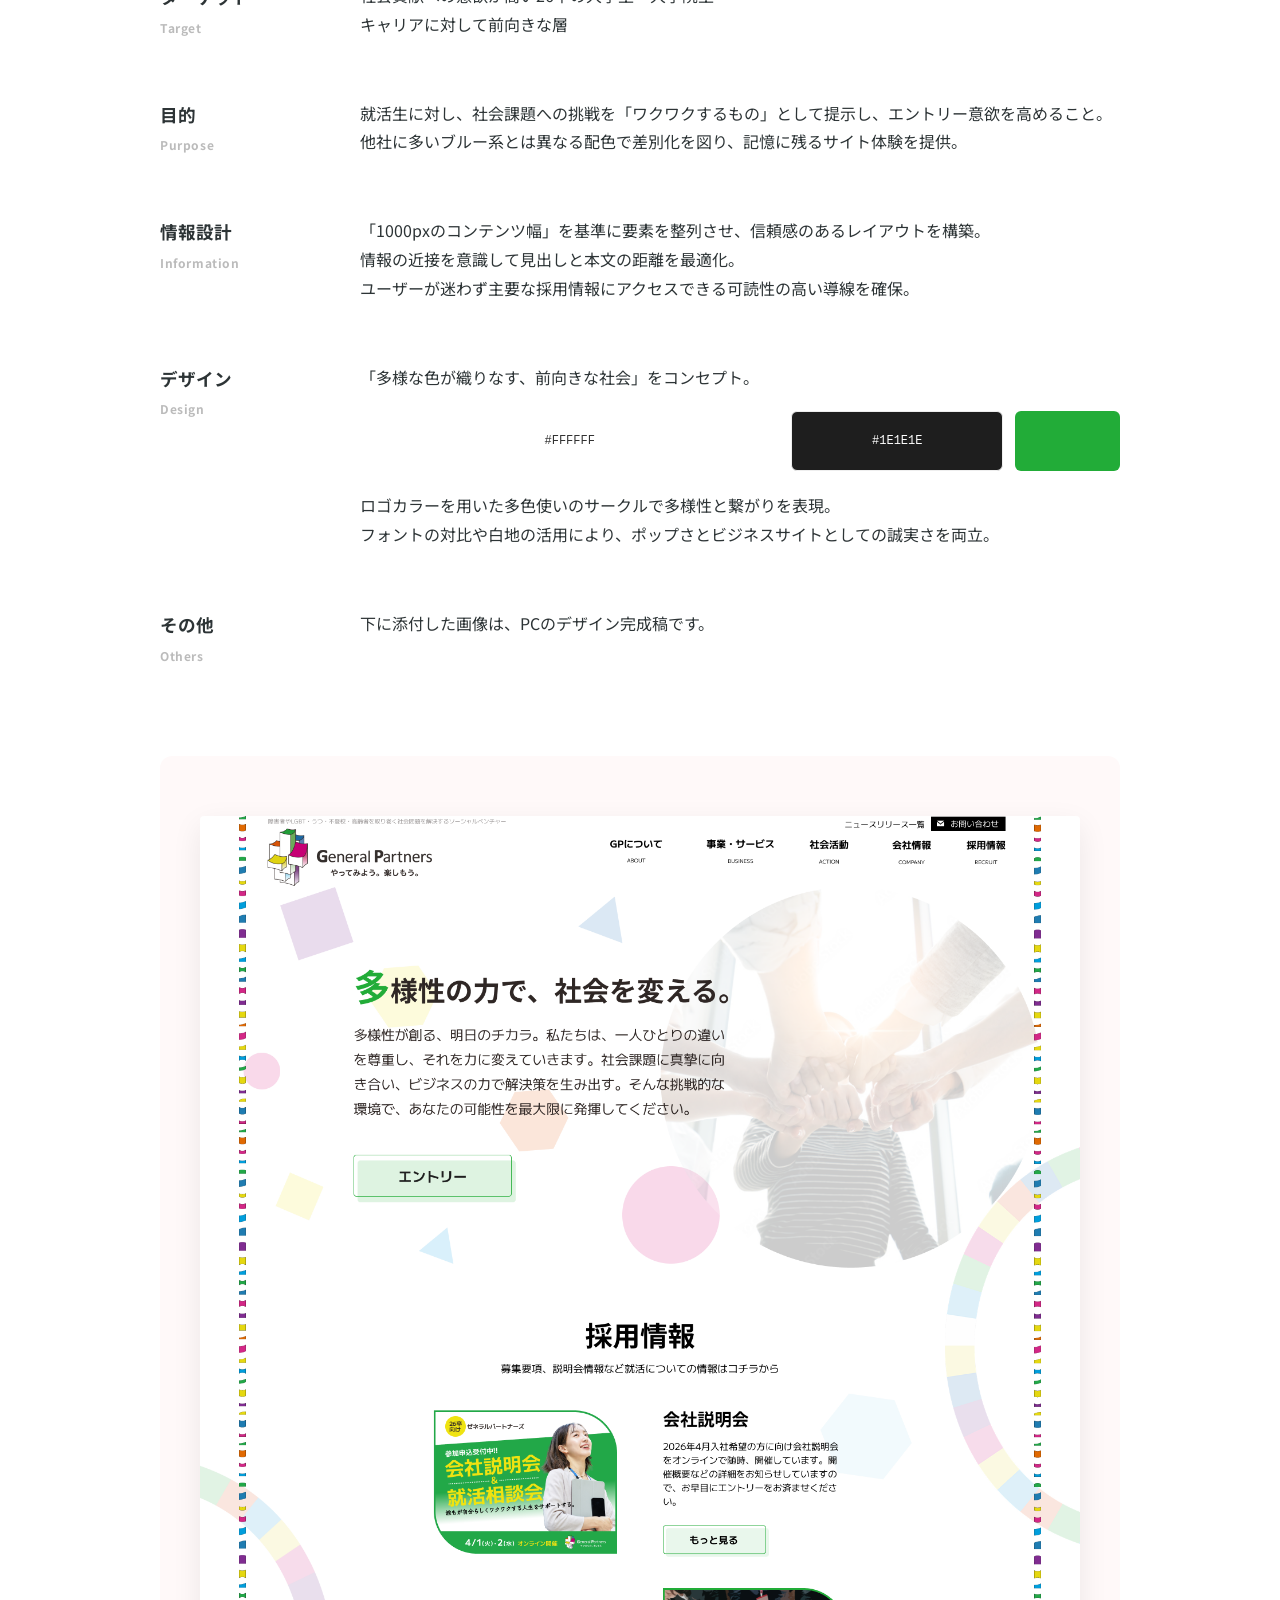
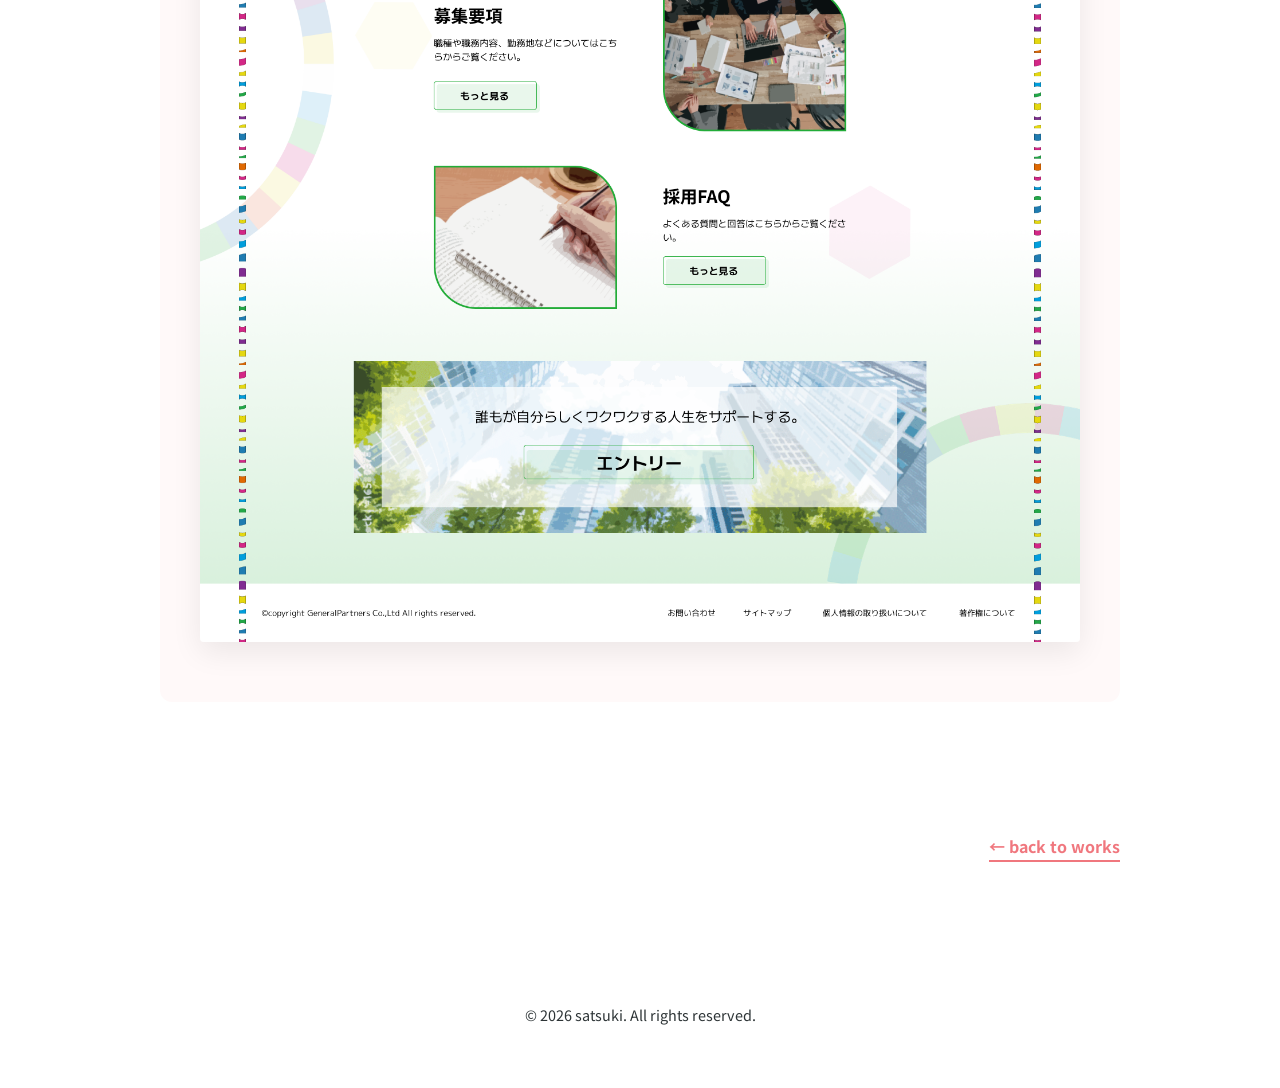
<file: work-detail-6.html>
<!DOCTYPE html>
<html lang="ja">
<head prefix="og: https://satsuki-creative.github.io/sakiiioka_portfolio/">
    <meta charset="UTF-8">
    <meta name="viewport" content="width=device-width, initial-scale=1.0">
    <meta name="description" content="satsukiのポートフォリオです。これまでに制作してきた実績を掲載しています。">
    
    <!-- ogp -->
    <meta property="og:url" content="https://satsuki-creative.github.io/sakiiioka_portfolio/">
    <meta property="og:type" content="website">
    <meta property="og:title" content="satsuki Portfolio Site">
    <meta property="og:description" content="satsukiのポートフォリオです。これまでに制作してきた実績を掲載しています。">
    <meta property="og:site_name" content="satsuki Portfolio">
    <meta property="og:image" content="assets/images/MainVisual2.webp">    

    <!-- favicon apple-touch-icon -->
    <link rel="shortcut icon" href="assets/images/logo-min.ico">
    <link rel="apple-touch-icon" sizes="180x180" href="assets/images/logo-min.webp">
    <link rel="icon" type="image/webp" href="https://satsuki-creative.github.io/sakiiioka_portfolio/assets/images/logo-min.webp">
        
    <title>26卒向け採用サイト | satsuki Portfolio</title>

    <!-- web font -->
    <link rel="preconnect" href="https://fonts.googleapis.com">
    <link rel="preconnect" href="https://fonts.gstatic.com" crossorigin>
    <link href="https://fonts.googleapis.com/css2?family=Noto+Sans+JP:wght@100..900&family=Noto+Sans:ital,wght@0,100..900;1,100..900&family=Noto+Serif:ital,wght@0,100..900;1,100..900&display=swap" rel="stylesheet">

    <!-- css -->
    <link rel="stylesheet" href="assets/css/destyle.min.css">
    <link rel="stylesheet" href="assets/css/style.css">
</head>
<body>

    <header class="main-header" id="mainHeader">
        <div class="header-inner">
            <div class="logo"><a href="index.html"><img src="assets/images/logo.webp" alt="ロゴ">satsuki</a></div>
            <nav class="desktop-nav">
                <a href="index.html#home">Home</a>
                <a href="works.html">Works</a>
                <a href="index.html#about">About</a>
                <a href="index.html#contact">Contact</a>
            </nav>
            <button class="menu-trigger" id="menuTrigger" aria-label="メニューを開く">
                <span></span><span></span><span></span>
            </button>
        </div>
    </header>

    <nav class="mobile-menu" id="mobileMenu">
        <div class="mobile-menu-links">
            <a href="index.html#home" class="menu-item">Home</a>
            <a href="works.html" class="menu-item">Works</a>
            <a href="index.html#about" class="menu-item">About</a>
            <a href="index.html#contact" class="menu-item">Contact</a>
        </div>
    </nav>
    <div class="menu-overlay" id="menuOverlay"></div>

    <main class="page-work-detail container">
        <section class="work-hero">
            <div class="work-hero__visual">
                <img src="assets/images/Recruitment.webp" alt="26卒向け採用サイトのメイン画像">
            </div>
            <div class="work-hero__info">
                <p class="client-name">株式会社ゼネラルパートナーズ</p>
                <h1 class="work-title">26卒向け採用サイト</h1>
                <p class="work-category">WEBサイト</p>
                <p class="work-lead">26卒の⼤学生・⼤学院生向けの採用サイトの制作。メインビジュアルを担当しました。</p>
                
                <div class="work-link-wrapper">
                    <a href="https://heather.jobtra-itweb.com/TeamC/index.html" target="_blank" rel="noopener" class="btn-site">
                        WEB SITE
                    </a>
                </div>
            </div>
        </section>

        <hr class="detail-divider">

        <section class="work-section">

            <div class="work-row">
                <div class="work-label">
                    制作範囲 <span class="label-en">Range</span>
                </div>
                <div class="work-content">
                    <p>メインビジュアルのデザイン</p>
                </div>
            </div>
            
            <div class="work-row">
                <div class="work-label">
                    使用ツール <span class="label-en">Tool</span>
                </div>
                <div class="work-content">
                    <p>Figma</p>
                </div>
            </div>
            
            <div class="work-row">
                <div class="work-label">
                    制作期間 <span class="label-en">Period</span>
                </div>
                <div class="work-content">
                    <p>2日間</p>
                </div>
            </div>
            
            <div class="work-row">
                <div class="work-label">
                    制作メンバー <span class="label-en">Member</span>
                </div>
                <div class="work-content">
                    <p>4名</p>
                </div>
            </div>

            <div class="work-row">
                <div class="work-label">
                    サービス設定 <span class="label-en">Premise</span>
                </div>
                <div class="work-content">
                    <ul class="bullet-list">
                        <li>同社は障害者雇用支援や福祉事業を通じ、誰もが能力を発揮できる機会を創出するソーシャルビジネスを展開。</li>
                        <li>ビジネスの力で社会課題に挑む企業の姿勢と、その熱量を伝えるプラットフォームとして設計。</li>
                    </ul>
                </div>
            </div>

            <div class="work-row">
                <div class="work-label">
                    ターゲット <span class="label-en">Target</span>
                </div>
                <div class="work-content">
                    <p>社会貢献への意欲が高い26卒の大学生・大学院生<br>
                    キャリアに対して前向きな層</p>
                </div>
            </div>

            <div class="work-row">
                <div class="work-label">
                    目的 <span class="label-en">Purpose</span>
                </div>
                <div class="work-content">
                    <p>就活生に対し、社会課題への挑戦を「ワクワクするもの」として提示し、エントリー意欲を高めること。<br>
                    他社に多いブルー系とは異なる配色で差別化を図り、記憶に残るサイト体験を提供。</p>
                </div>
            </div>

            <div class="work-row">
                <div class="work-label">
                    情報設計 <span class="label-en">Information</span>
                </div>
                <div class="work-content">
                    <p>「1000pxのコンテンツ幅」を基準に要素を整列させ、信頼感のあるレイアウトを構築。<br>
                    情報の近接を意識して見出しと本文の距離を最適化。<br>
                    ユーザーが迷わず主要な採用情報にアクセスできる可読性の高い導線を確保。</p>
                </div>
            </div>

            <div class="work-row">
                <div class="work-label">
                    デザイン <span class="label-en">Design</span>
                </div>
                <div class="work-content">
                    <p class="font-serif">「多様な色が織りなす、前向きな社会」をコンセプト。</p>
                    
                    <div class="color-palette">
                        <div class="color-item" style="background-color: #FFFFFF; color: #333; flex: 2;">#FFFFFF</div>
                        <div class="color-item" style="background-color: #1E1E1E; color: #fff; flex: 1; border: 1px solid #eee;">#1E1E1E</div>
                        <div class="color-item" style="background-color: #22AC38; flex: 0.5;"></div>
                    </div>

                    <p>ロゴカラーを用いた多色使いのサークルで多様性と繋がりを表現。<br>
                    フォントの対比や白地の活用により、ポップさとビジネスサイトとしての誠実さを両立。</p>
                </div>
            </div>

            <div class="work-row">
                <div class="work-label">
                    その他 <span class="label-en">Others</span>
                </div>
                <div class="work-content">
                    <p>下に添付した画像は、PCのデザイン完成稿です。</p>
                </div>
            </div>
            <div class="work-img">
                <img src="assets/images/PCRecruitmentSite.png" alt="26卒向けサイトのPCデザイン画像">
            </div>
        </section>

        <div class="view-more-container detail-back">
            <a href="works.html" class="view-more">← back to works</a>
        </div>
    </main>

    <footer class="footer">
        <p>&copy; 2026 satsuki. All rights reserved.</p>
    </footer>

    <button id="backToTop" class="back-to-top" aria-label="ページ上部へ戻る">
        <img src="assets/images/totop.webp" alt="Topへ戻る">
    </button>

    <script src="assets/js/script.js"></script>
</body>
</html>
</file>
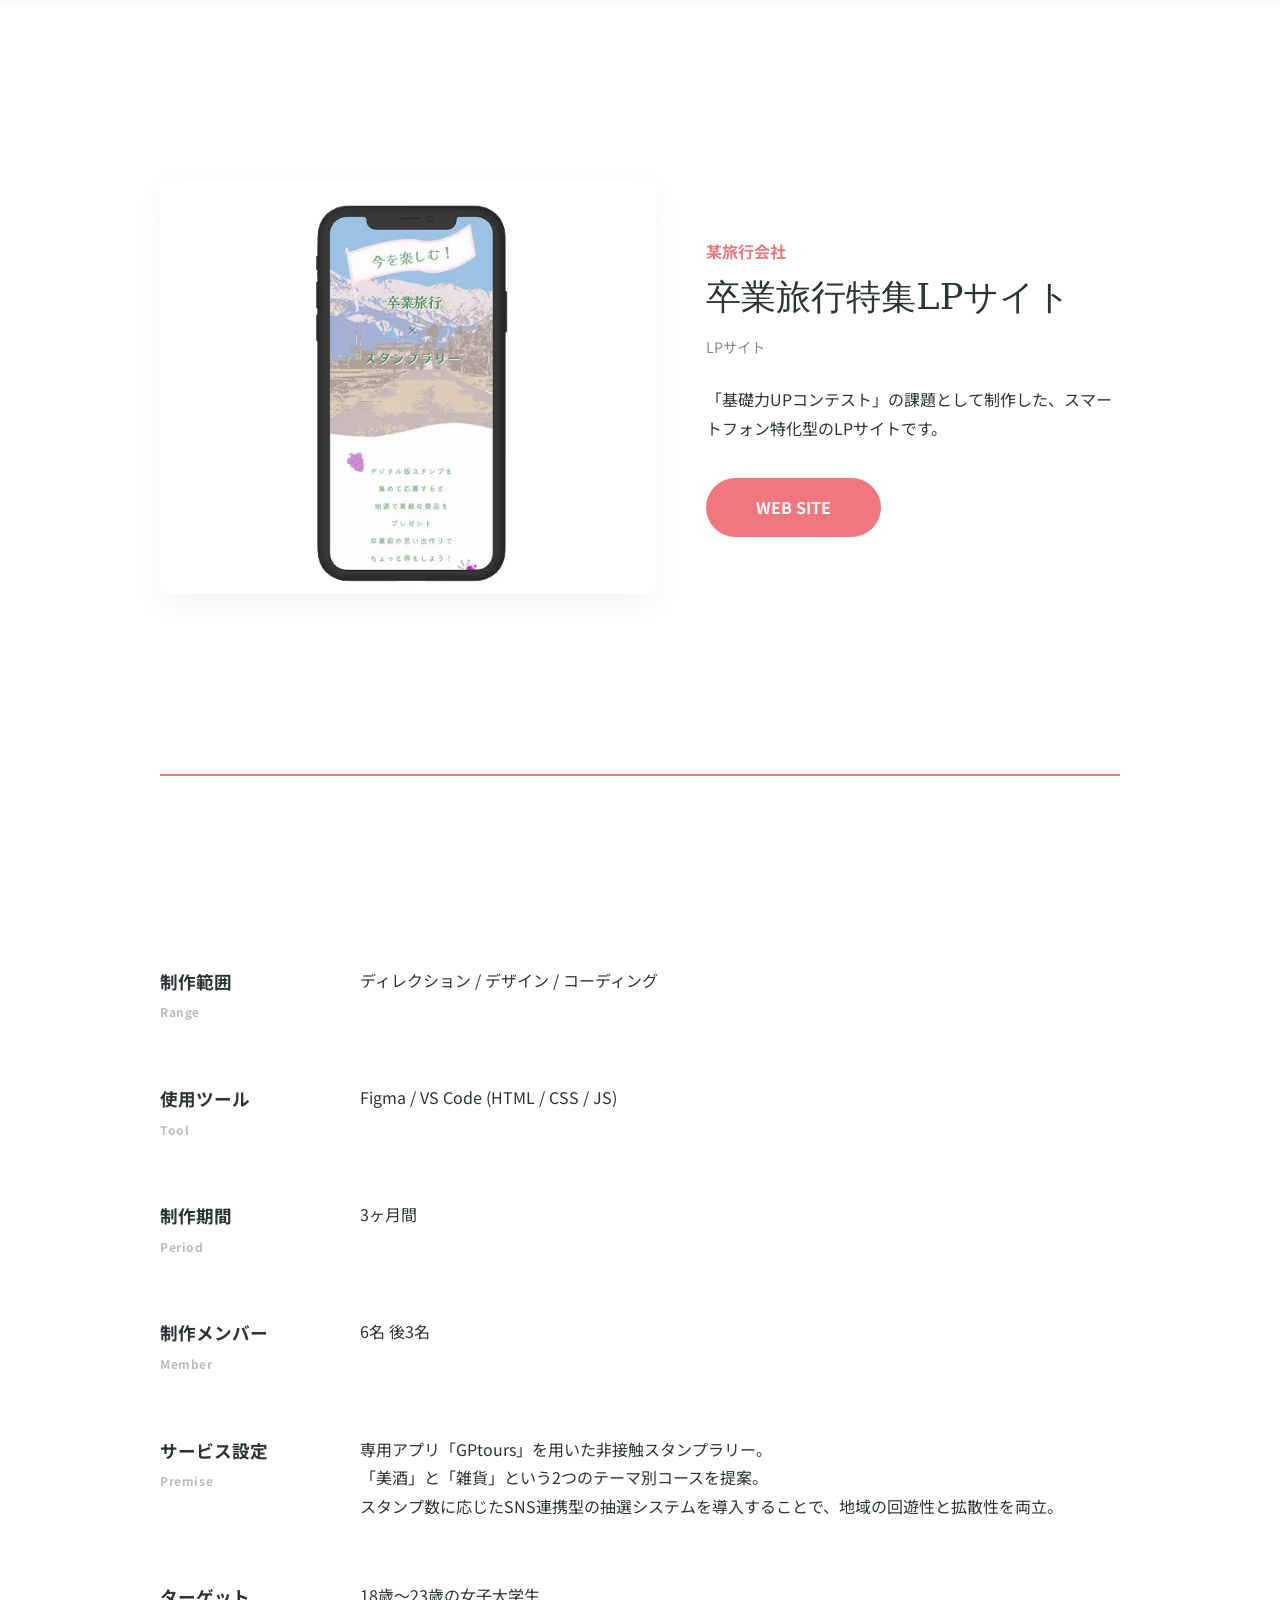
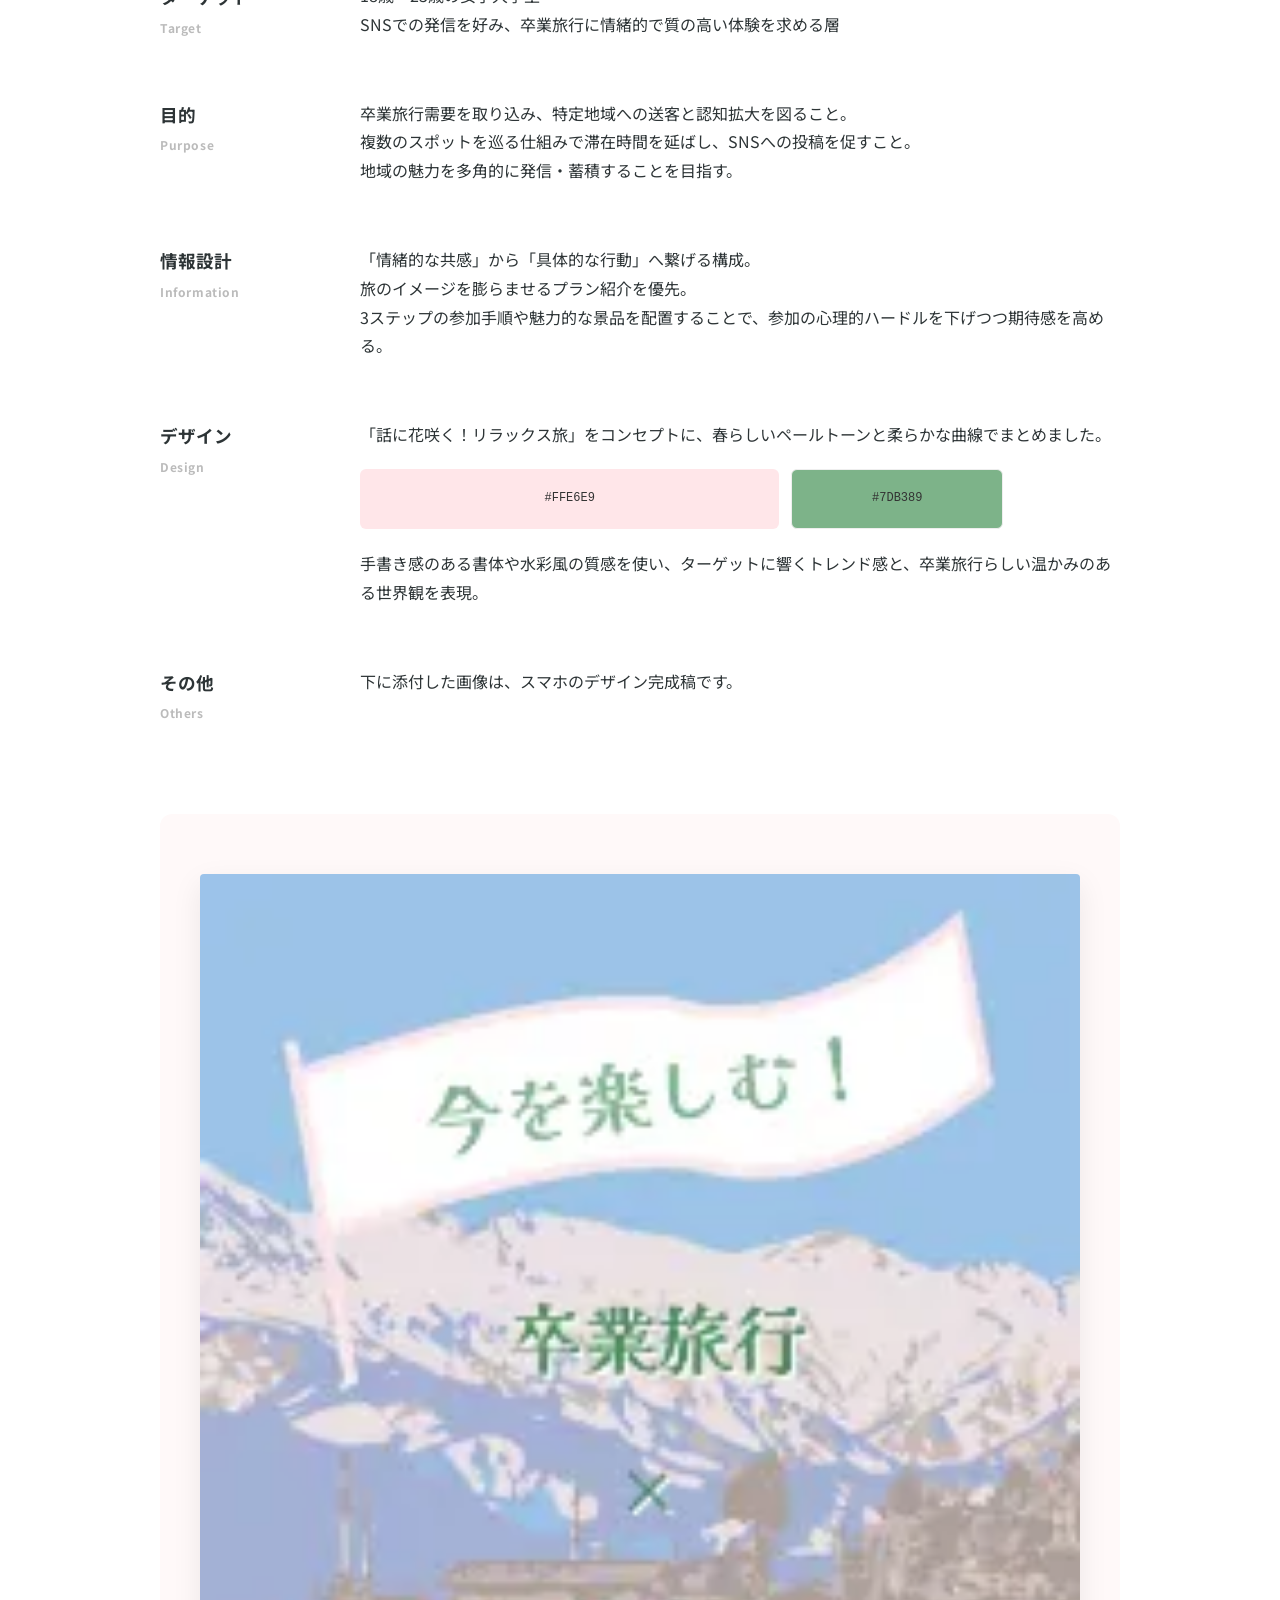
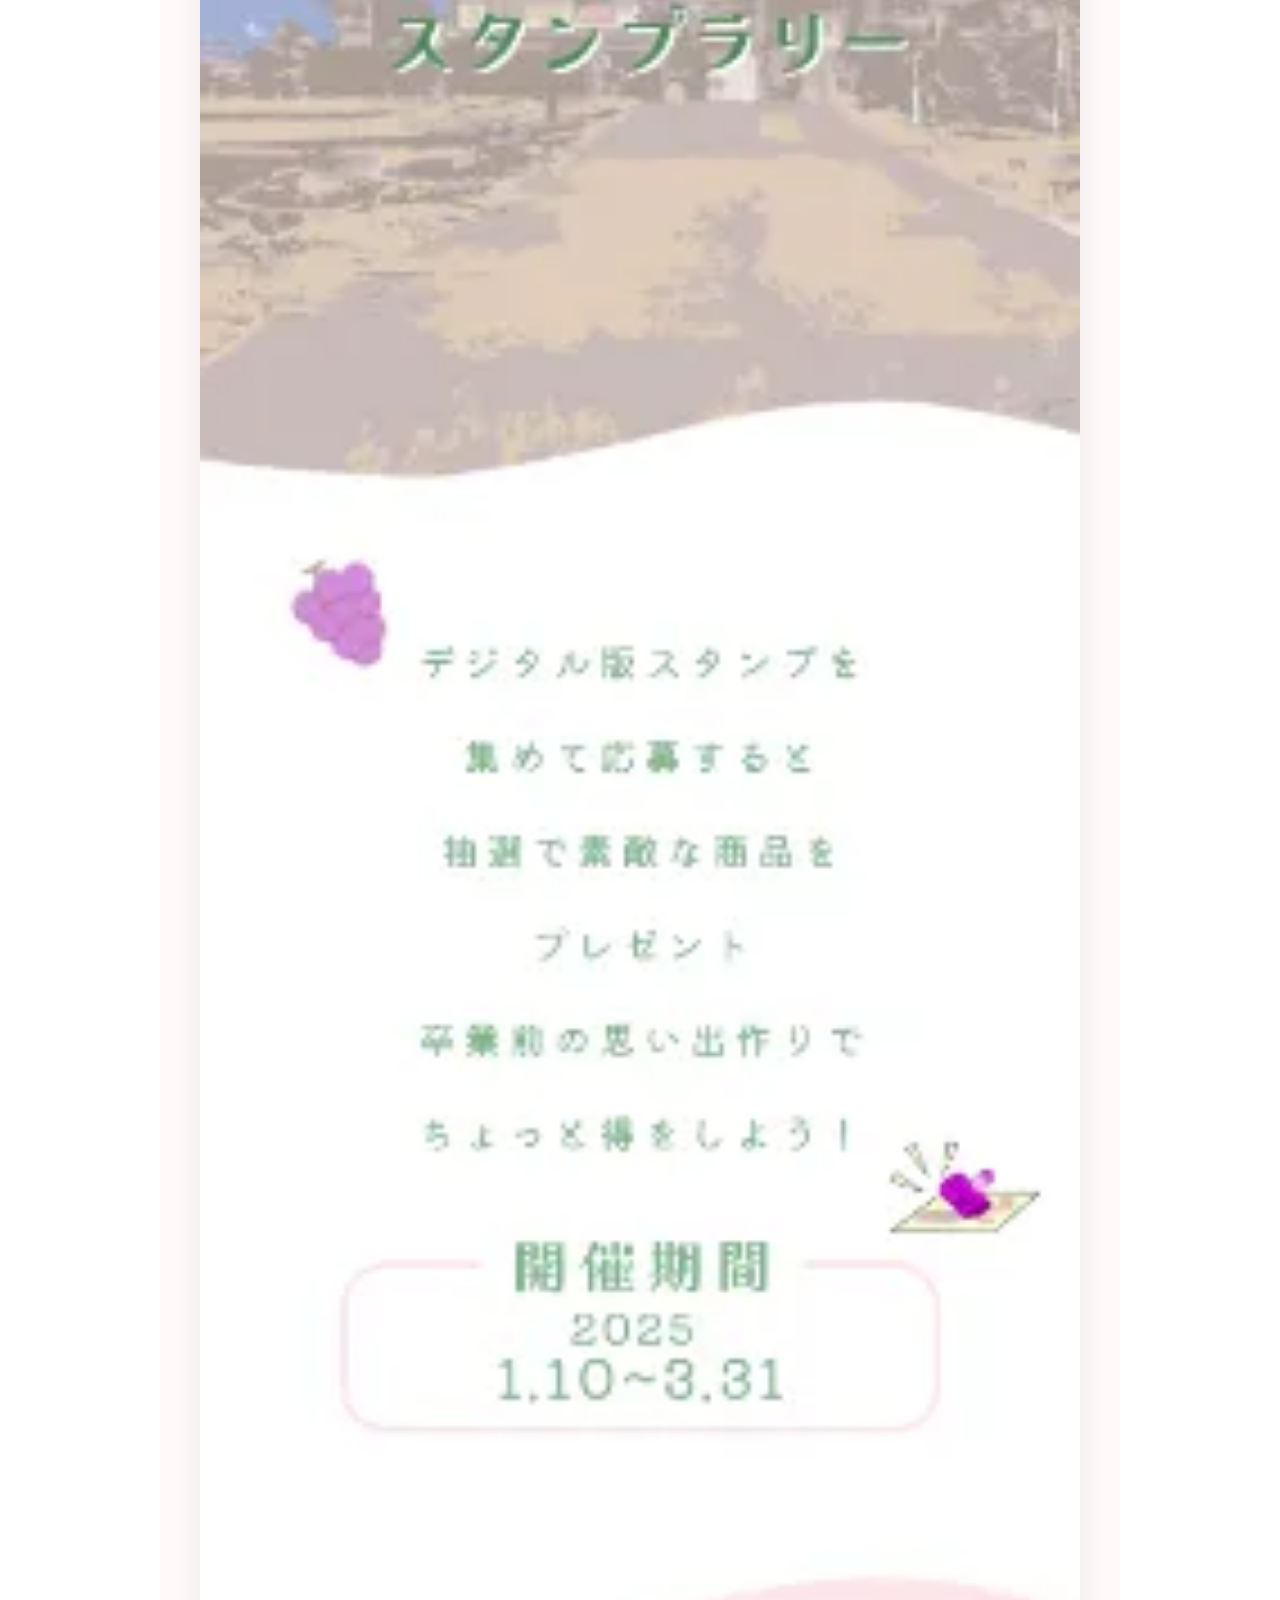
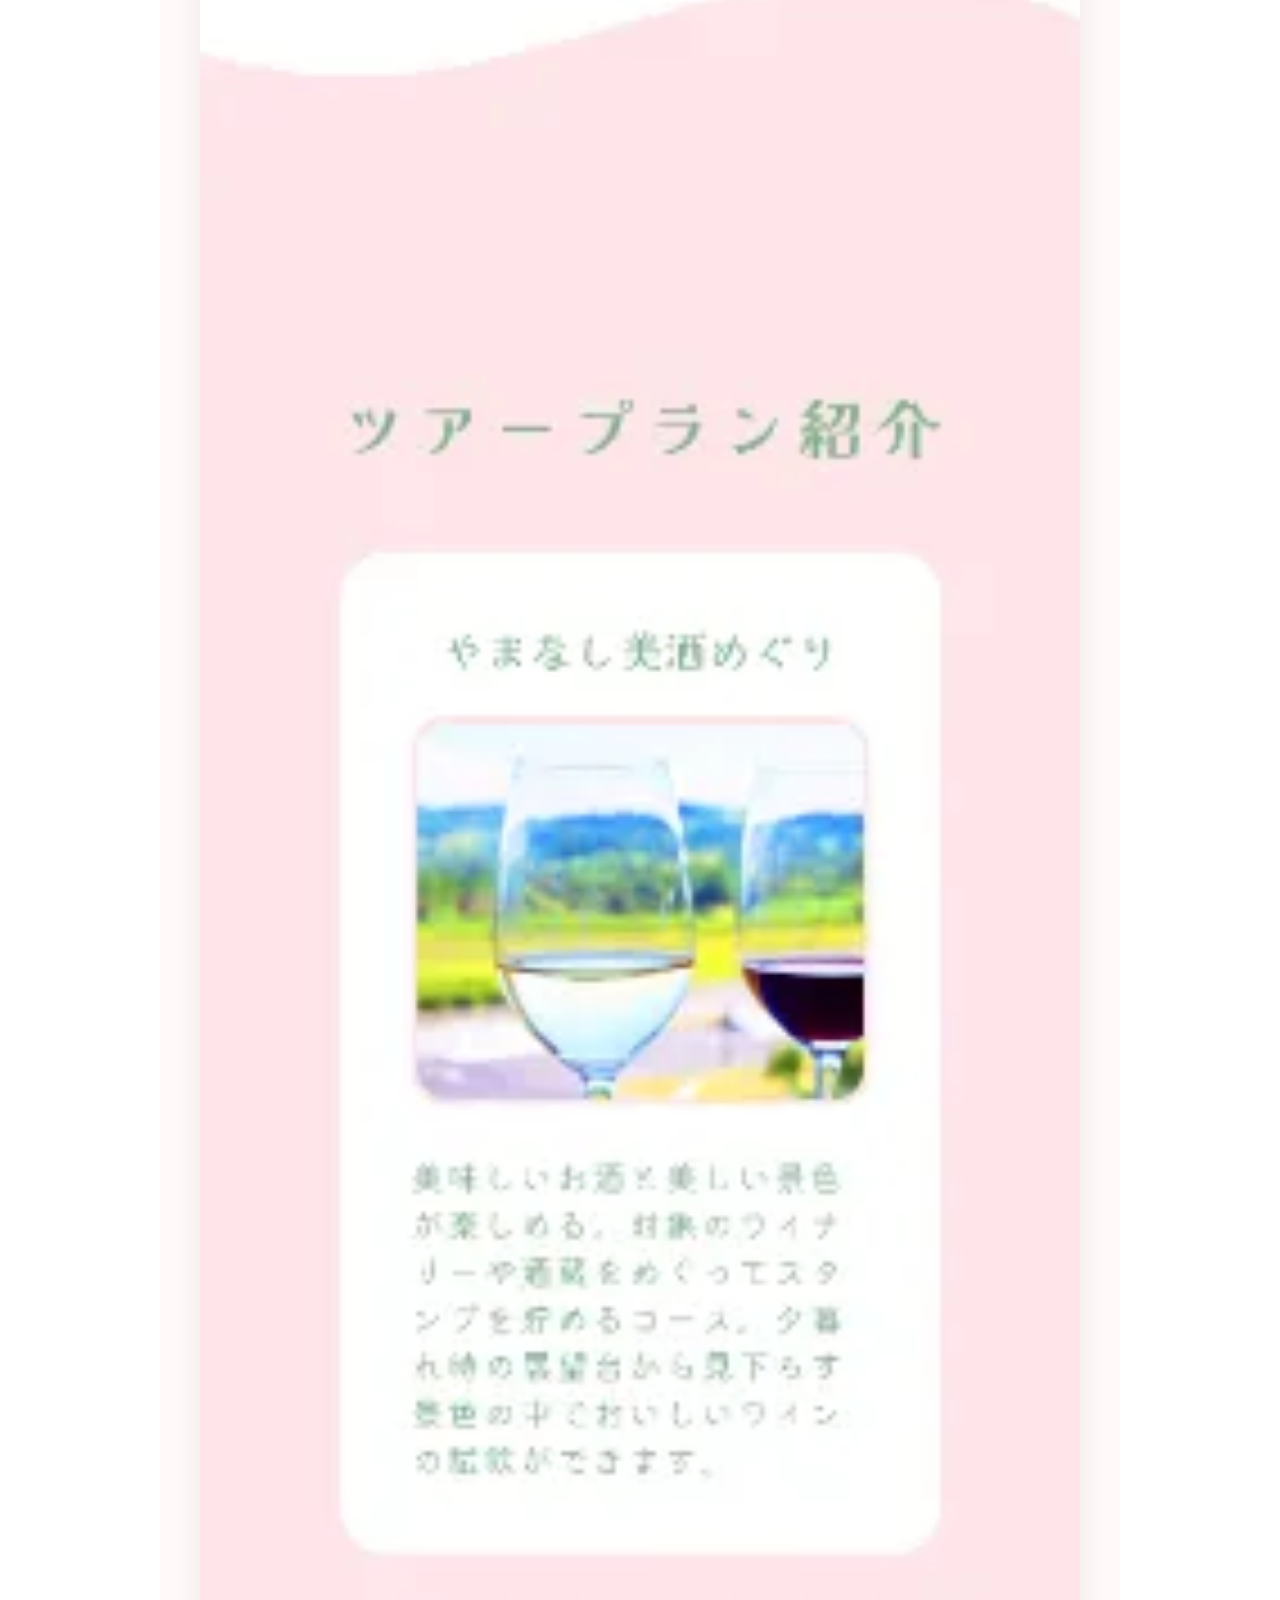
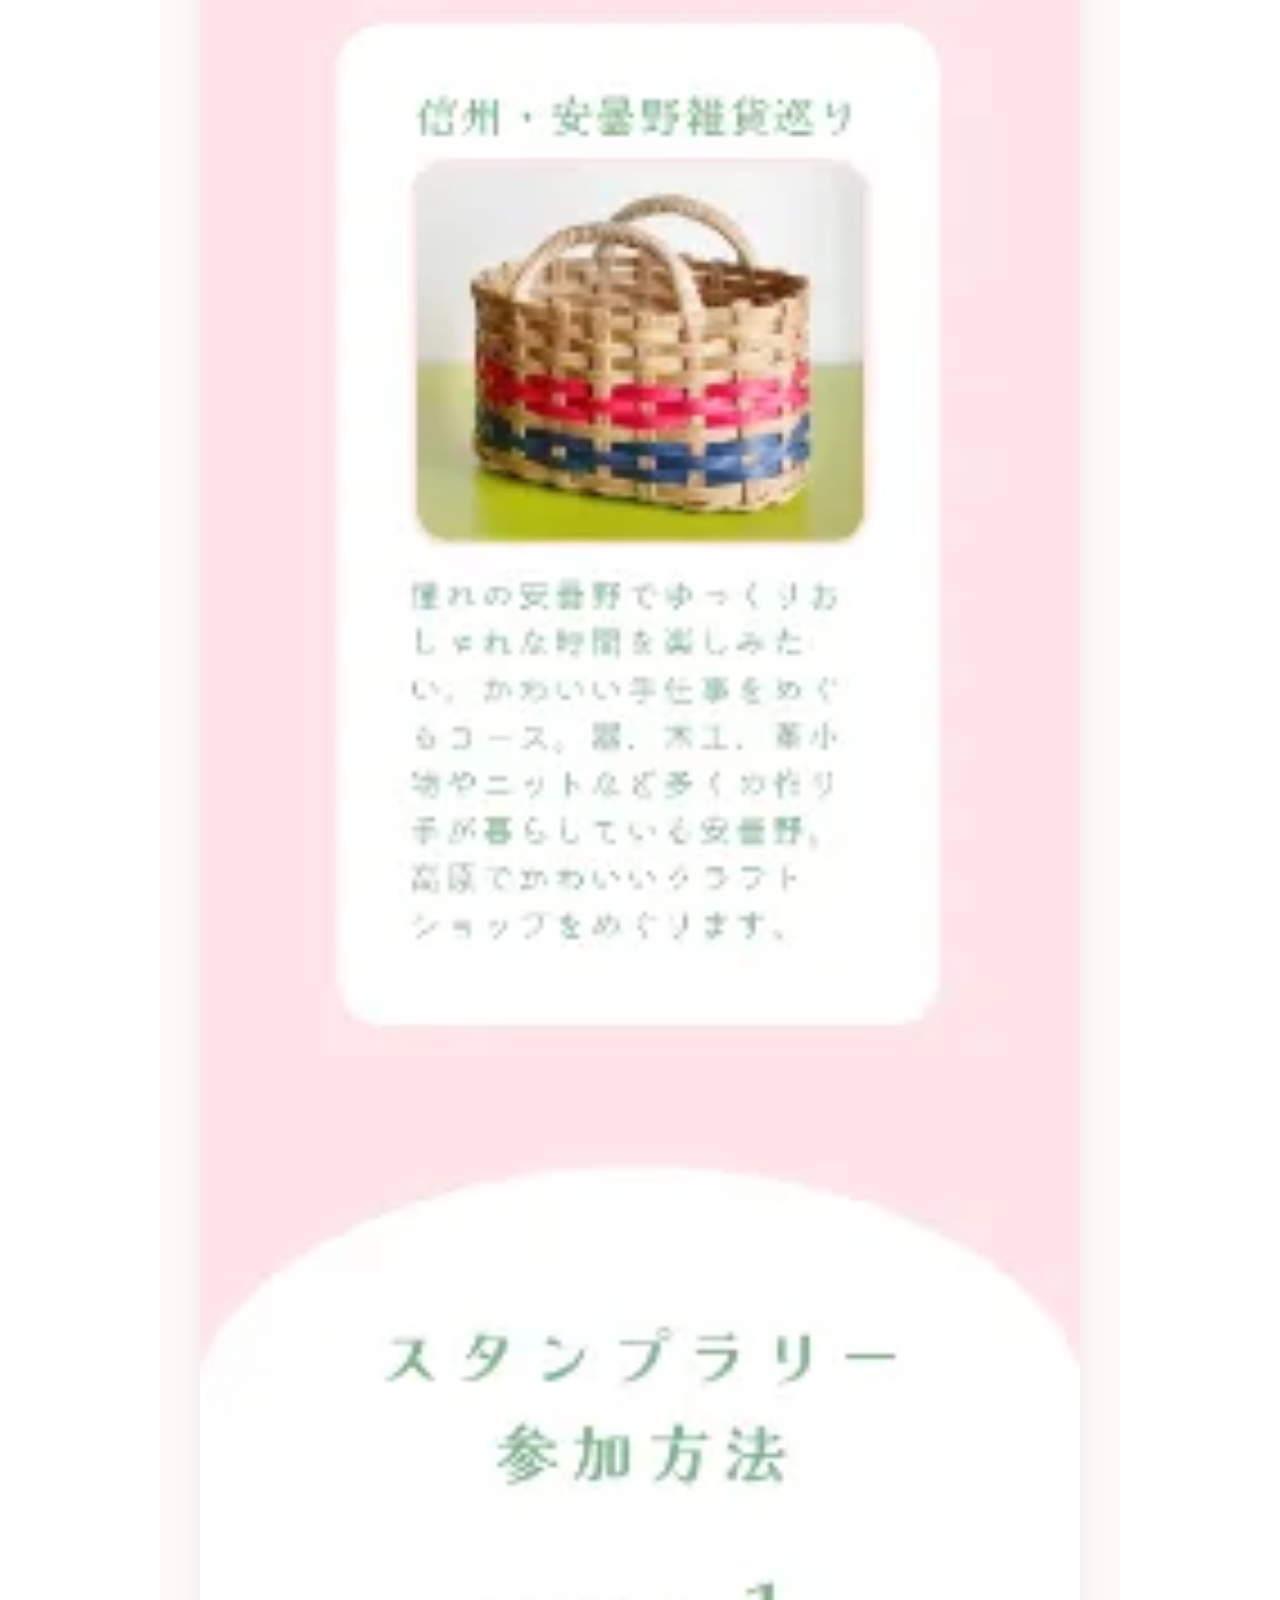
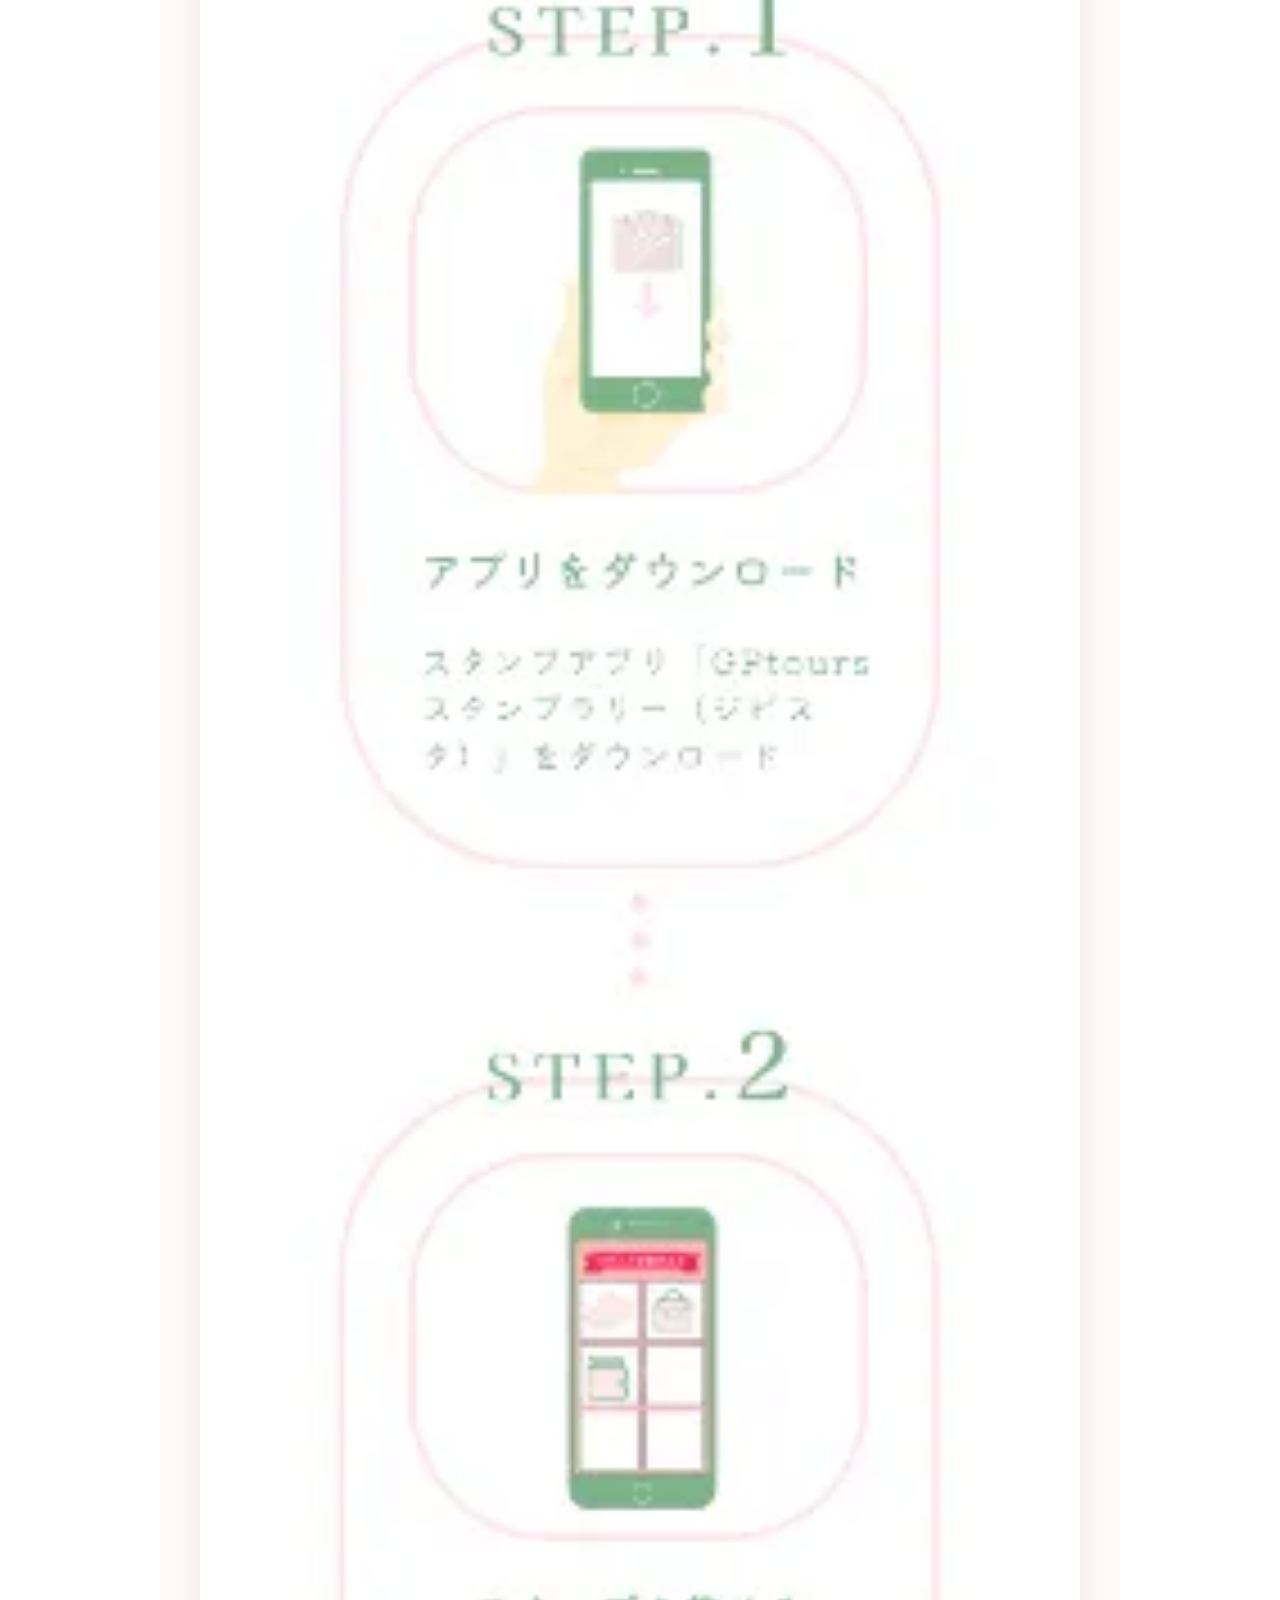
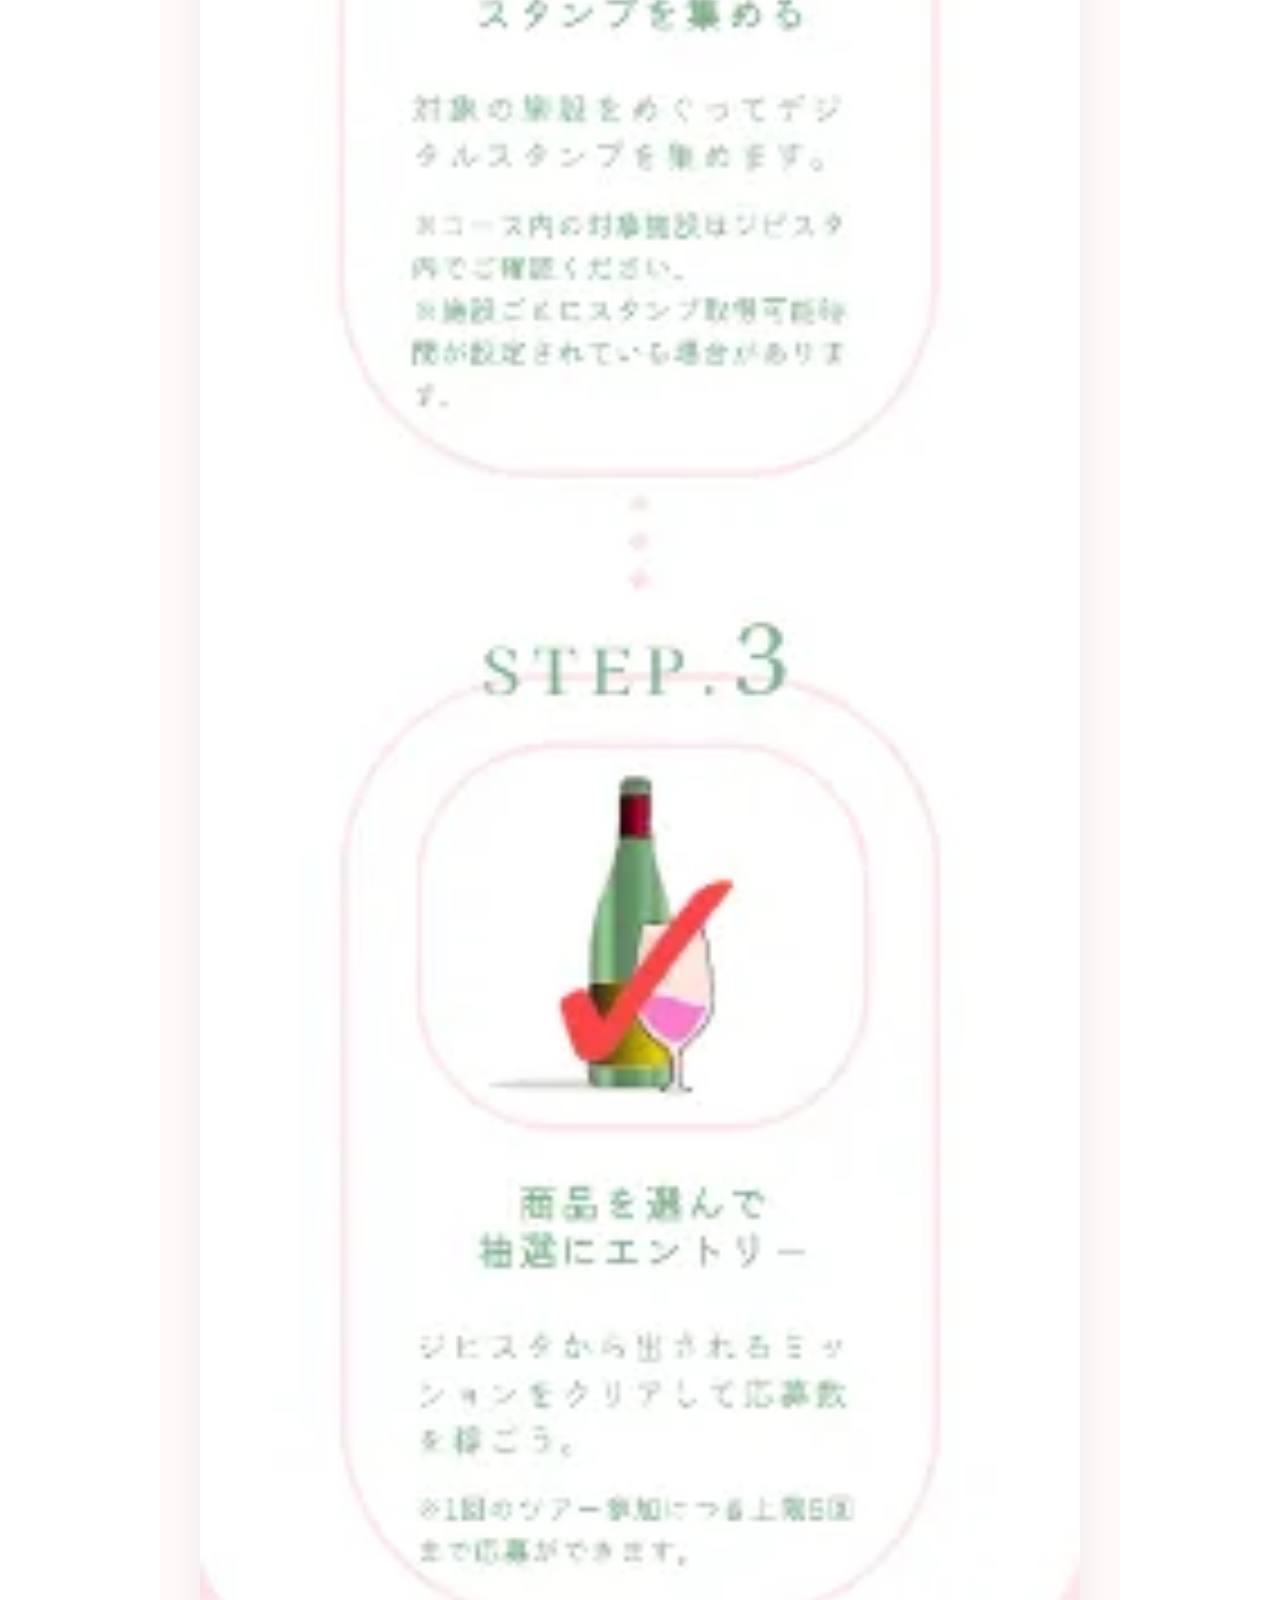
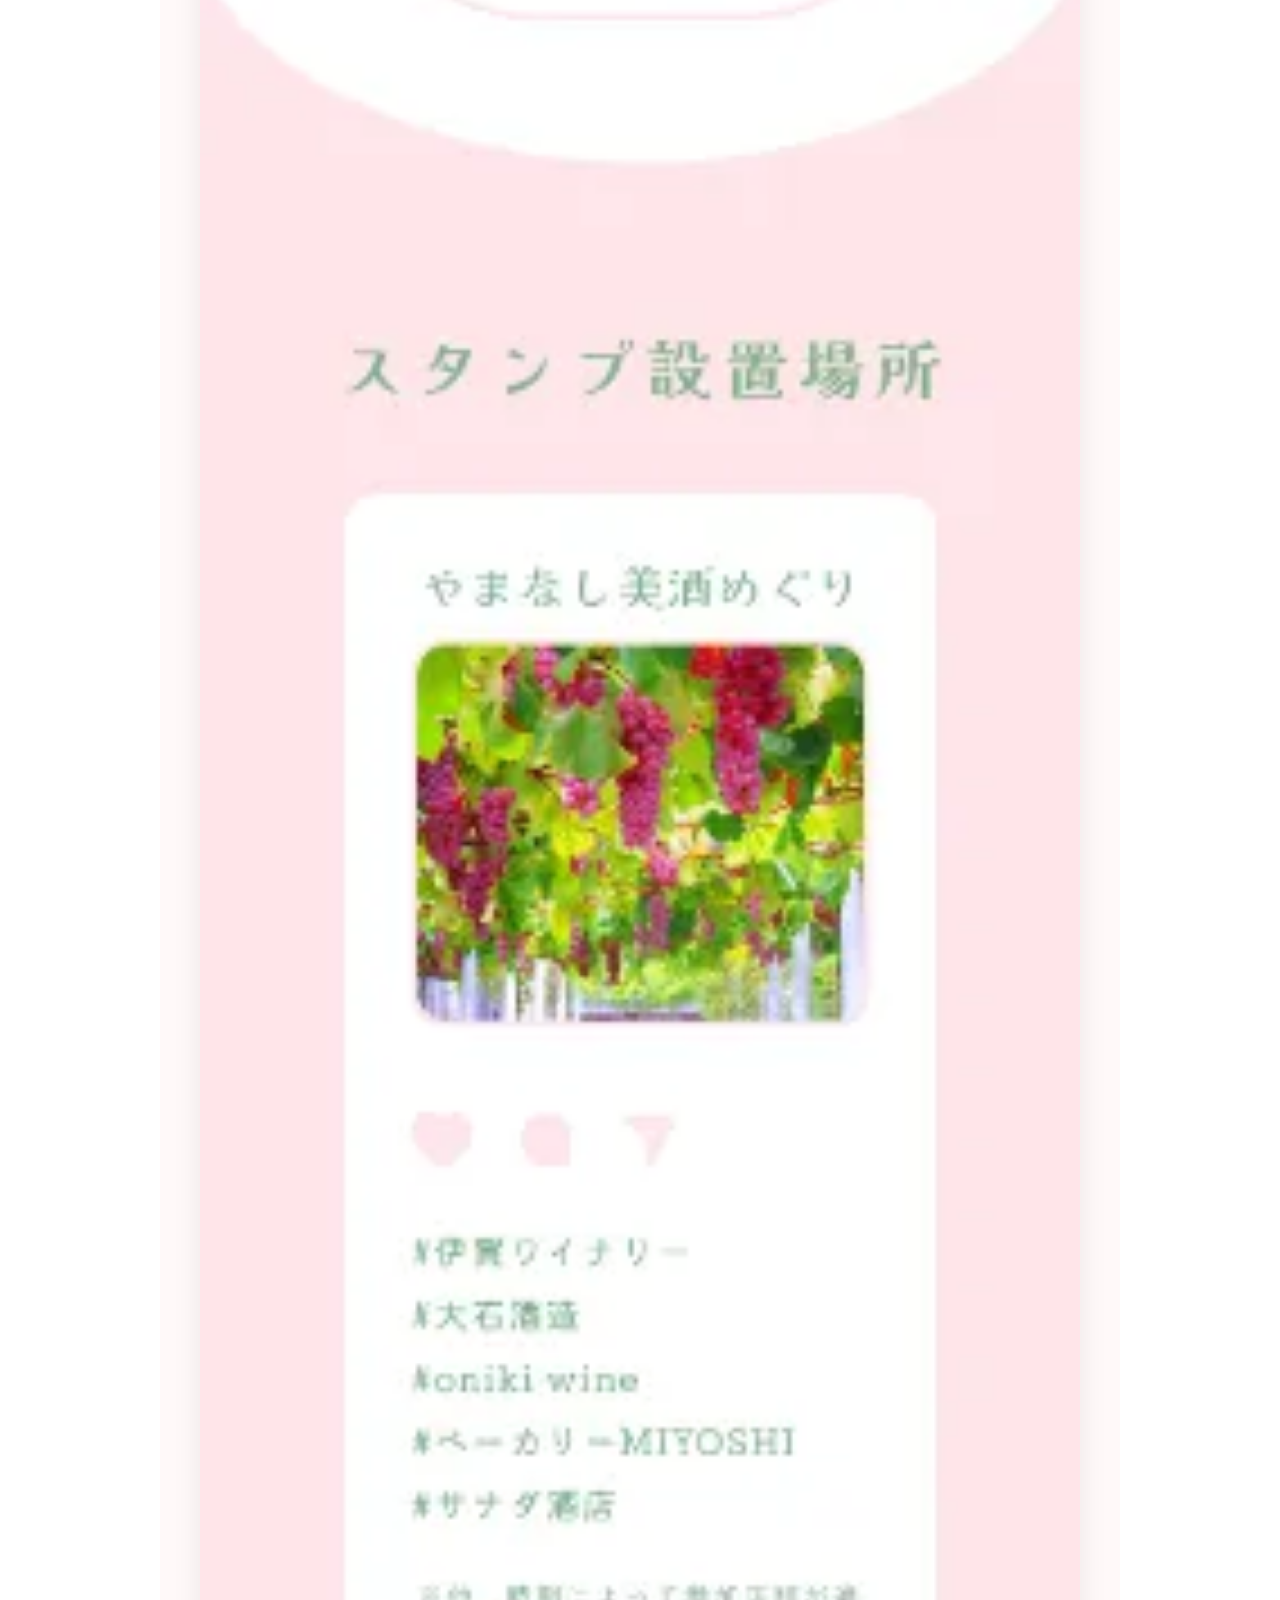
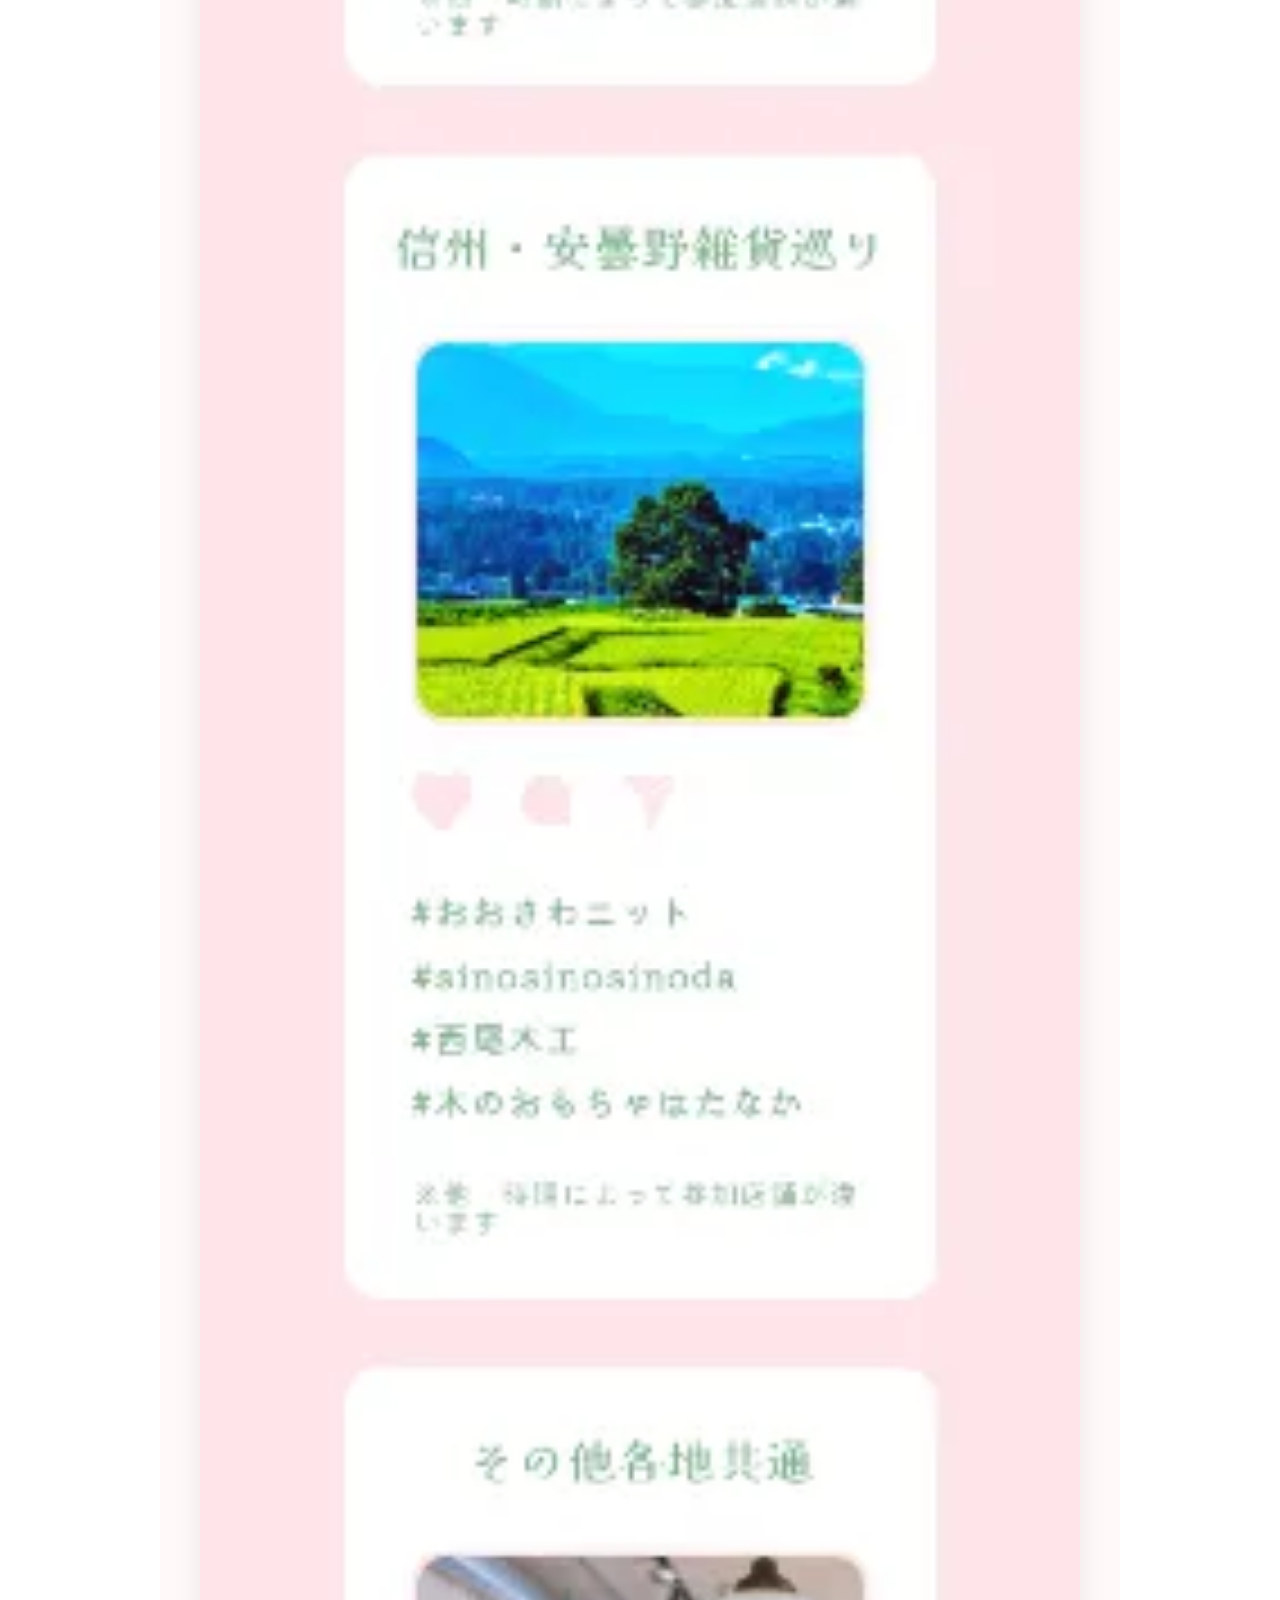
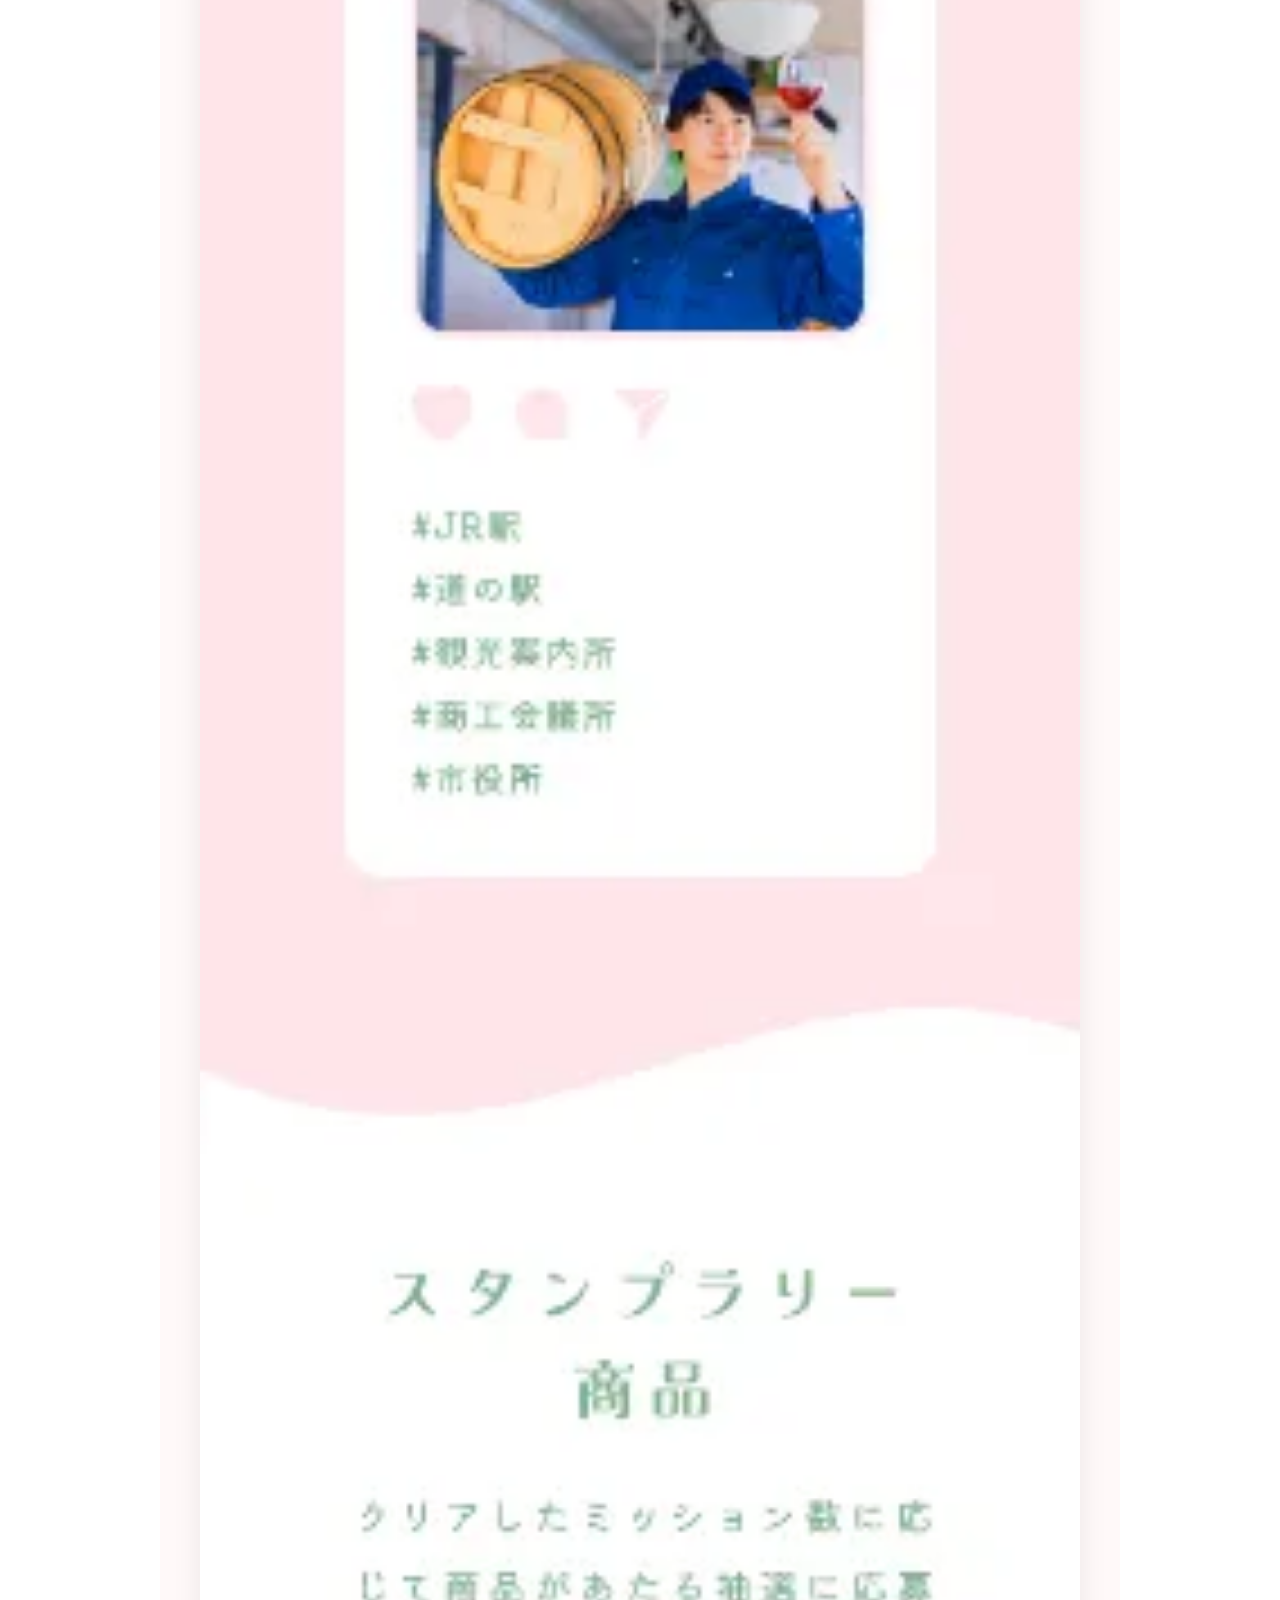
<file: work-detail-7.html>
<!DOCTYPE html>
<html lang="ja">
<head prefix="og: https://satsuki-creative.github.io/sakiiioka_portfolio/#">
    <meta charset="UTF-8">
    <meta name="viewport" content="width=device-width, initial-scale=1.0">
    <meta name="description" content="satsukiのポートフォリオです。これまでに制作してきた実績を掲載しています。">
    
    <!-- ogp -->
    <meta property="og:url" content="https://satsuki-creative.github.io/sakiiioka_portfolio/">
    <meta property="og:type" content="website">
    <meta property="og:title" content="satsuki Portfolio Site">
    <meta property="og:description" content="satsukiのポートフォリオです。これまでに制作してきた実績を掲載しています。">
    <meta property="og:site_name" content="satsuki Portfolio">
    <meta property="og:image" content="assets/images/MainVisual2.webp">    

    <!-- favicon apple-touch-icon -->
    <link rel="shortcut icon" href="assets/images/logo-min.ico">
    <link rel="apple-touch-icon" sizes="180x180" href="assets/images/logo-min.webp">
    <link rel="icon" type="image/webp" href="https://satsuki-creative.github.io/sakiiioka_portfolio/assets/images/logo-min.webp">
        
    <title>卒業旅行特集LPサイト | satsuki Portfolio</title>

    <!-- web font -->
    <link rel="preconnect" href="https://fonts.googleapis.com">
    <link rel="preconnect" href="https://fonts.gstatic.com" crossorigin>
    <link href="https://fonts.googleapis.com/css2?family=Noto+Sans+JP:wght@100..900&family=Noto+Sans:ital,wght@0,100..900;1,100..900&family=Noto+Serif:ital,wght@0,100..900;1,100..900&display=swap" rel="stylesheet">

    <!-- css -->
    <link rel="stylesheet" href="assets/css/destyle.min.css">
    <link rel="stylesheet" href="assets/css/style.css">
</head>
<body>

    <header class="main-header" id="mainHeader">
        <div class="header-inner">
            <div class="logo"><a href="index.html"><img src="assets/images/logo.webp" alt="ロゴ">satsuki</a></div>
            <nav class="desktop-nav">
                <a href="index.html#home">Home</a>
                <a href="works.html">Works</a>
                <a href="index.html#about">About</a>
                <a href="index.html#contact">Contact</a>
            </nav>
            <button class="menu-trigger" id="menuTrigger" aria-label="メニューを開く">
                <span></span><span></span><span></span>
            </button>
        </div>
    </header>

    <nav class="mobile-menu" id="mobileMenu">
        <div class="mobile-menu-links">
            <a href="index.html#home" class="menu-item">Home</a>
            <a href="works.html" class="menu-item">Works</a>
            <a href="index.html#about" class="menu-item">About</a>
            <a href="index.html#contact" class="menu-item">Contact</a>
        </div>
    </nav>
    <div class="menu-overlay" id="menuOverlay"></div>

    <main class="page-work-detail container">
        <section class="work-hero">
            <div class="work-hero__visual">
                <img src="assets/images/spring.webp" alt="SNS用広告バナーのメイン画像">
            </div>
            <div class="work-hero__info">
                <p class="client-name">某旅行会社</p>
                <h1 class="work-title">卒業旅行特集LPサイト</h1>
                <p class="work-category">LPサイト</p>
                <p class="work-lead">「基礎力UPコンテスト」の課題として制作した、スマートフォン特化型のLPサイトです。</p>
                
                <div class="work-link-wrapper">
                    <a href="https://heather.jobtra-itweb.com/SPRING/index.html" target="_blank" rel="noopener" class="btn-site">
                        WEB SITE
                    </a>
                </div>
            </div>
        </section>

        <hr class="detail-divider">

        <section class="work-section">

            <div class="work-row">
                <div class="work-label">
                    制作範囲 <span class="label-en">Range</span>
                </div>
                <div class="work-content">
                    <p>ディレクション / デザイン / コーディング</p>
                </div>
            </div>
            
            <div class="work-row">
                <div class="work-label">
                    使用ツール <span class="label-en">Tool</span>
                </div>
                <div class="work-content">
                    <p>Figma / VS Code (HTML / CSS / JS)</p>
                </div>
            </div>
            
            <div class="work-row">
                <div class="work-label">
                    制作期間 <span class="label-en">Period</span>
                </div>
                <div class="work-content">
                    <p>3ヶ月間</p>
                </div>
            </div>              

            <div class="work-row">
                <div class="work-label">
                    制作メンバー <span class="label-en">Member</span>
                </div>
                <div class="work-content">
                    <p>6名 後3名</p>
                </div>
            </div>

            <div class="work-row">
                <div class="work-label">
                    サービス設定 <span class="label-en">Premise</span>
                </div>
                <div class="work-content">
                    <ul class="bullet-list">
                        <li>専用アプリ「GPtours」を用いた非接触スタンプラリー。</li>
                        <li>「美酒」と「雑貨」という2つのテーマ別コースを提案。</li>
                        <li>スタンプ数に応じたSNS連携型の抽選システムを導入することで、地域の回遊性と拡散性を両立。</li>
                    </ul>
                </div>
            </div>

            <div class="work-row">
                <div class="work-label">
                    ターゲット <span class="label-en">Target</span>
                </div>
                <div class="work-content">
                    <p>18歳〜23歳の女子大学生<br>
                    SNSでの発信を好み、卒業旅行に情緒的で質の高い体験を求める層</p>
                </div>
            </div>

            <div class="work-row">
                <div class="work-label">
                    目的 <span class="label-en">Purpose</span>
                </div>
                <div class="work-content">
                    <p>卒業旅行需要を取り込み、特定地域への送客と認知拡大を図ること。<br>
                    複数のスポットを巡る仕組みで滞在時間を延ばし、SNSへの投稿を促すこと。<br>
                    地域の魅力を多角的に発信・蓄積することを目指す。</p>
                </div>
            </div>

            <div class="work-row">
                <div class="work-label">
                    情報設計 <span class="label-en">Information</span>
                </div>
                <div class="work-content">
                    <p>「情緒的な共感」から「具体的な行動」へ繋げる構成。<br>
                    旅のイメージを膨らませるプラン紹介を優先。<br>
                    3ステップの参加手順や魅力的な景品を配置することで、参加の心理的ハードルを下げつつ期待感を高める。</p>
                </div>
            </div>

            <div class="work-row">
                <div class="work-label">
                    デザイン <span class="label-en">Design</span>
                </div>
                <div class="work-content">
                    <p class="font-serif">「話に花咲く！リラックス旅」をコンセプトに、春らしいペールトーンと柔らかな曲線でまとめました。</p>
                    
                    <div class="color-palette">
                        <div class="color-item" style="background-color: #FFE6E9; color: #333; flex: 2;">#FFE6E9</div>
                        <div class="color-item" style="background-color: #7DB389; color: #333; flex: 1; border: 1px solid #eee;">#7DB389</div>
                        <div class="color-item" style="background-color: #FFFFFF; flex: 0.5;"></div>
                    </div>

                    <p>手書き感のある書体や水彩風の質感を使い、ターゲットに響くトレンド感と、卒業旅行らしい温かみのある世界観を表現。</p>
                </div>
            </div>

            <div class="work-row">
                <div class="work-label">
                    その他 <span class="label-en">Others</span>
                </div>
                <div class="work-content">
                    <p>下に添付した画像は、スマホのデザイン完成稿です。</p>
                </div>
            </div>
            <div class="work-img">
                <img src="assets/images/PCSpring.webp" alt="卒業旅行特集のPCデザイン画像">
            </div>
        </section>

        <div class="view-more-container detail-back">
            <a href="works.html" class="view-more">← back to works</a>
        </div>
    </main>

    <footer class="footer">
        <p>&copy; 2026 satsuki. All rights reserved.</p>
    </footer>

    <button id="backToTop" class="back-to-top" aria-label="ページ上部へ戻る">
        <img src="assets/images/totop.webp" alt="Topへ戻る">
    </button>

    <script src="assets/js/script.js"></script>
</body>
</html>
</file>
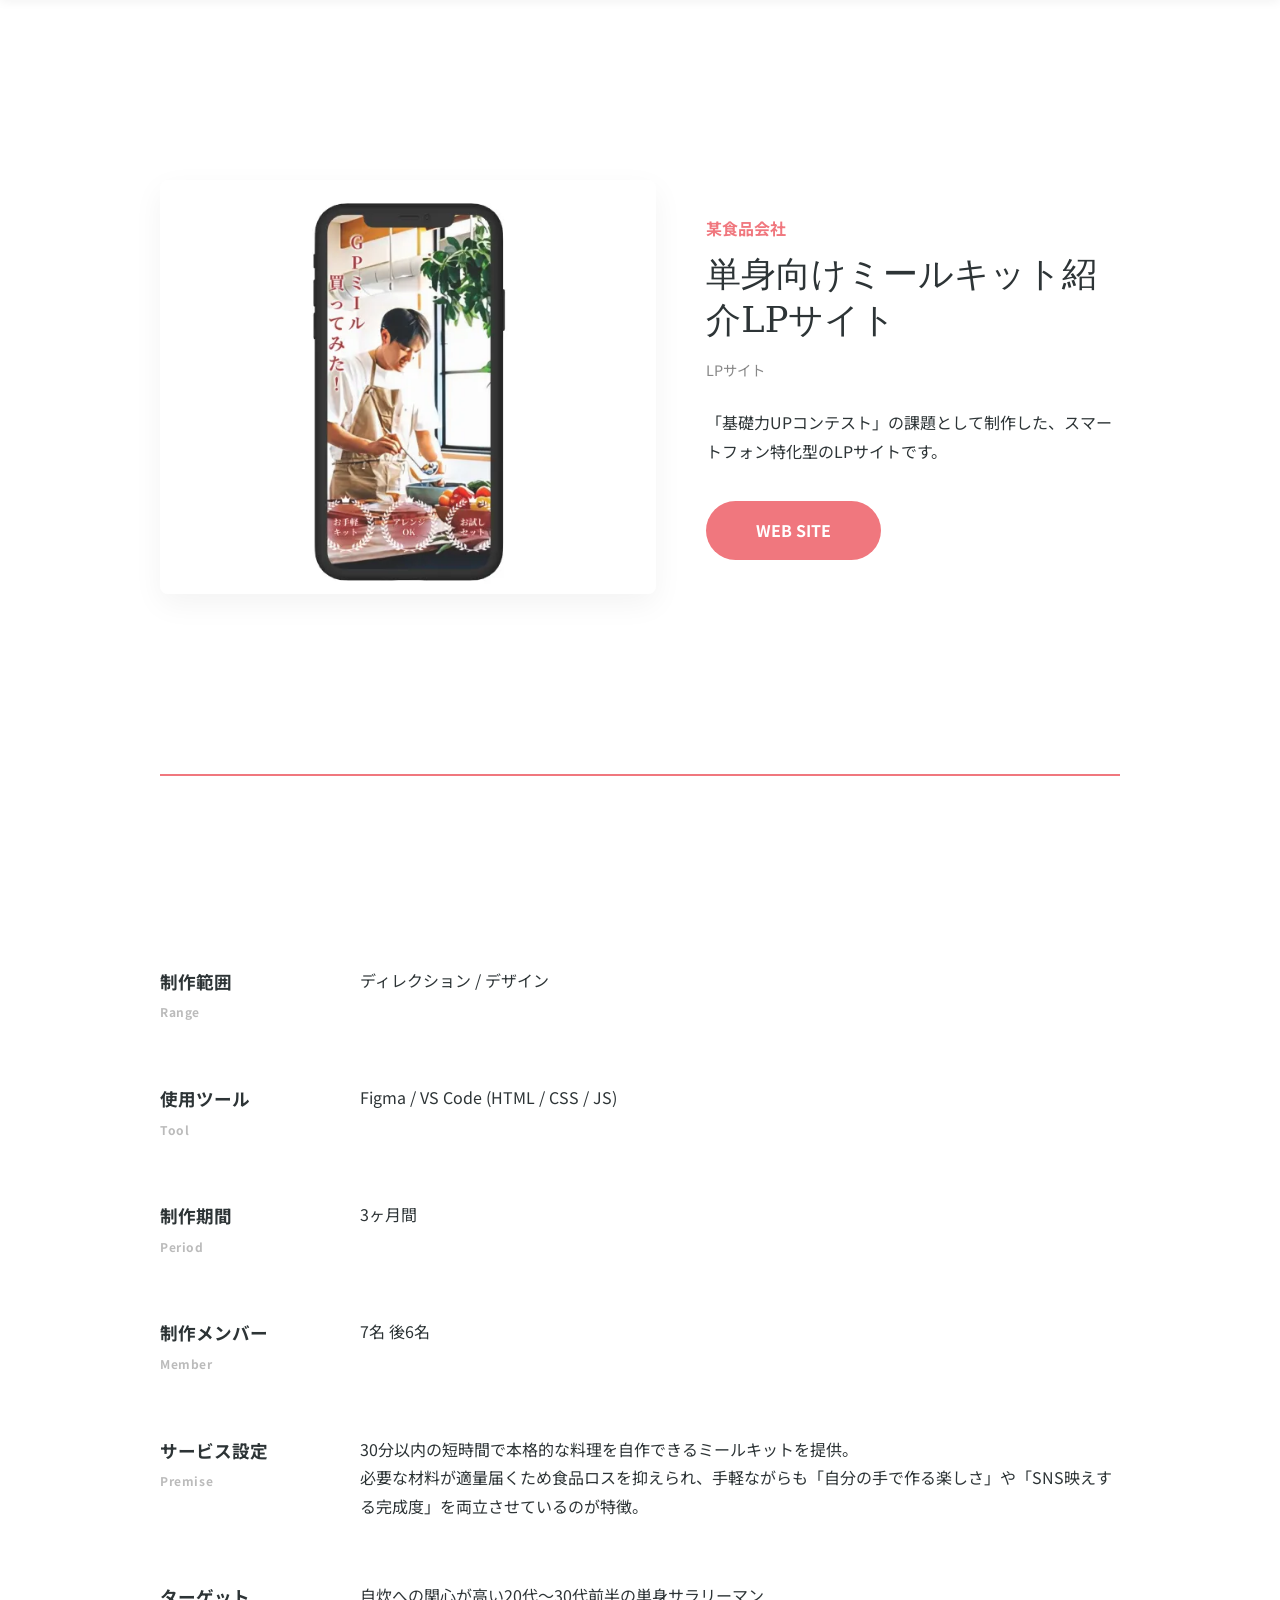
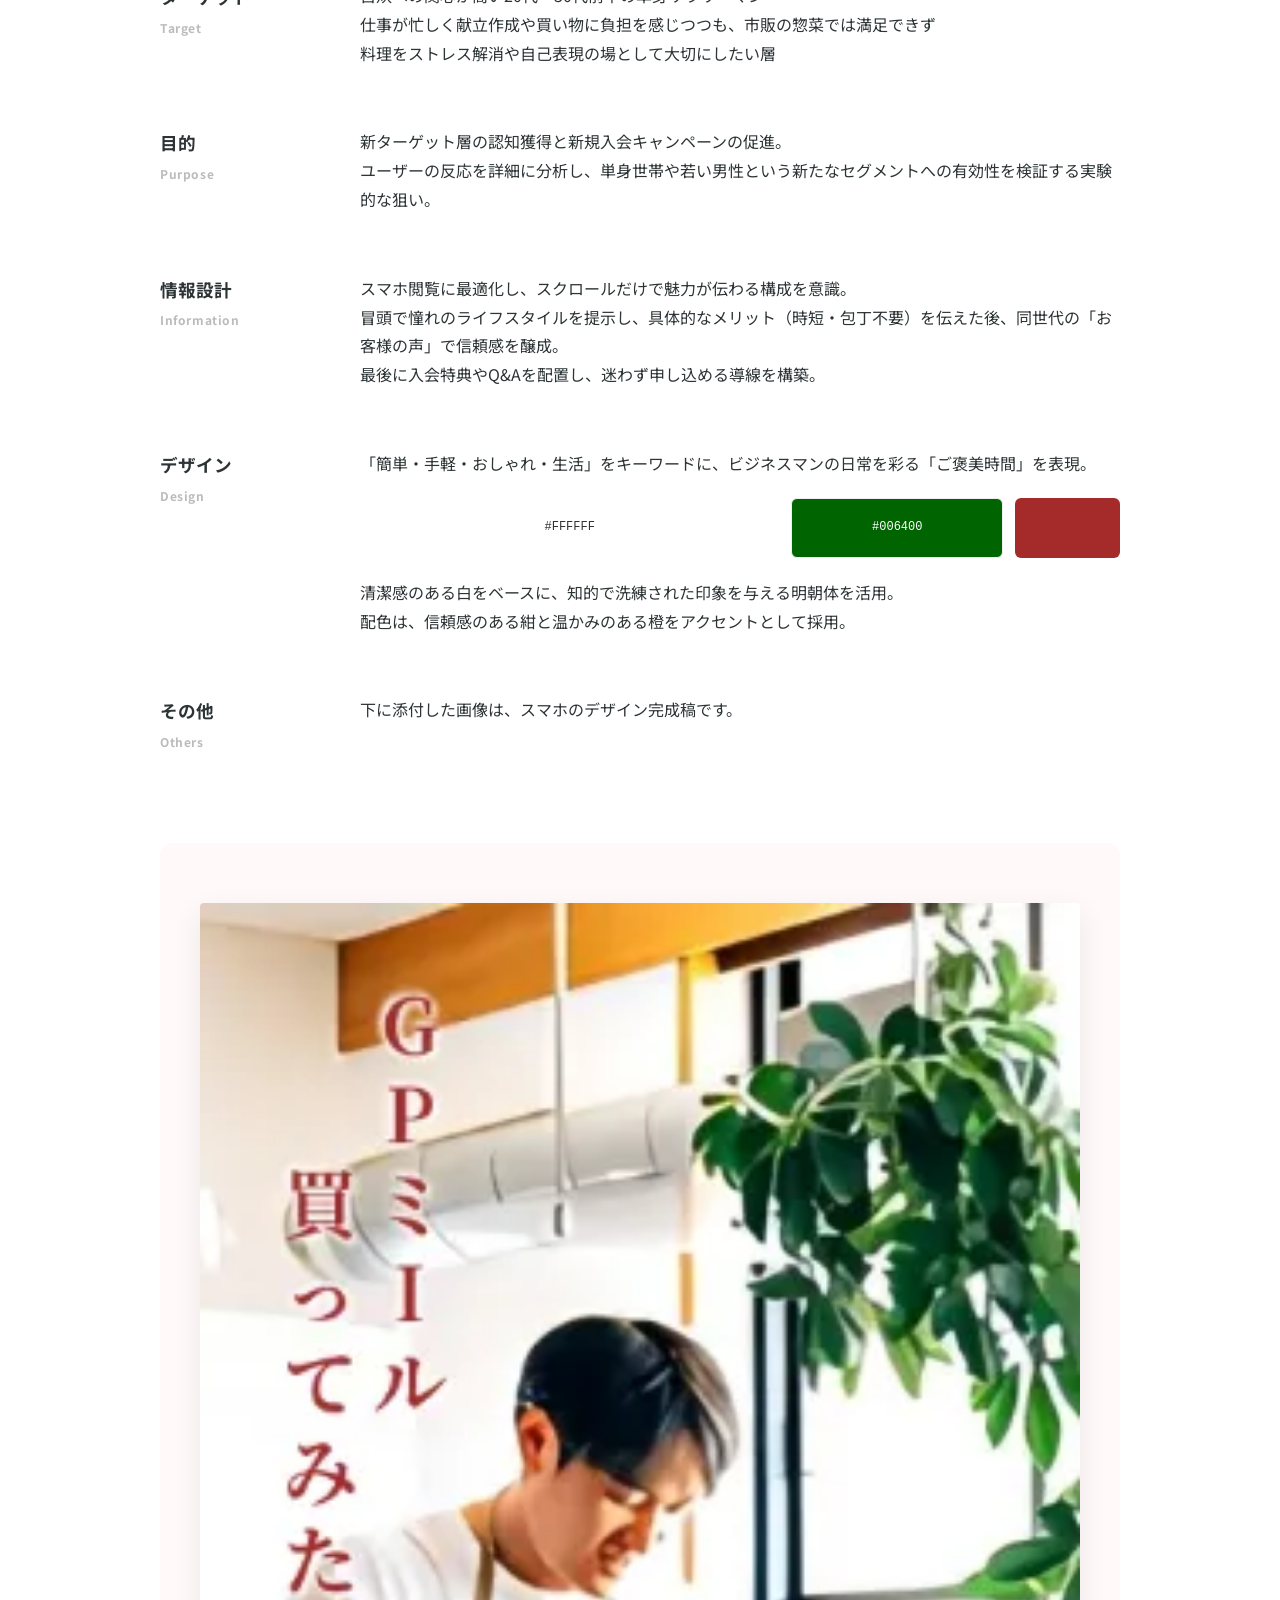
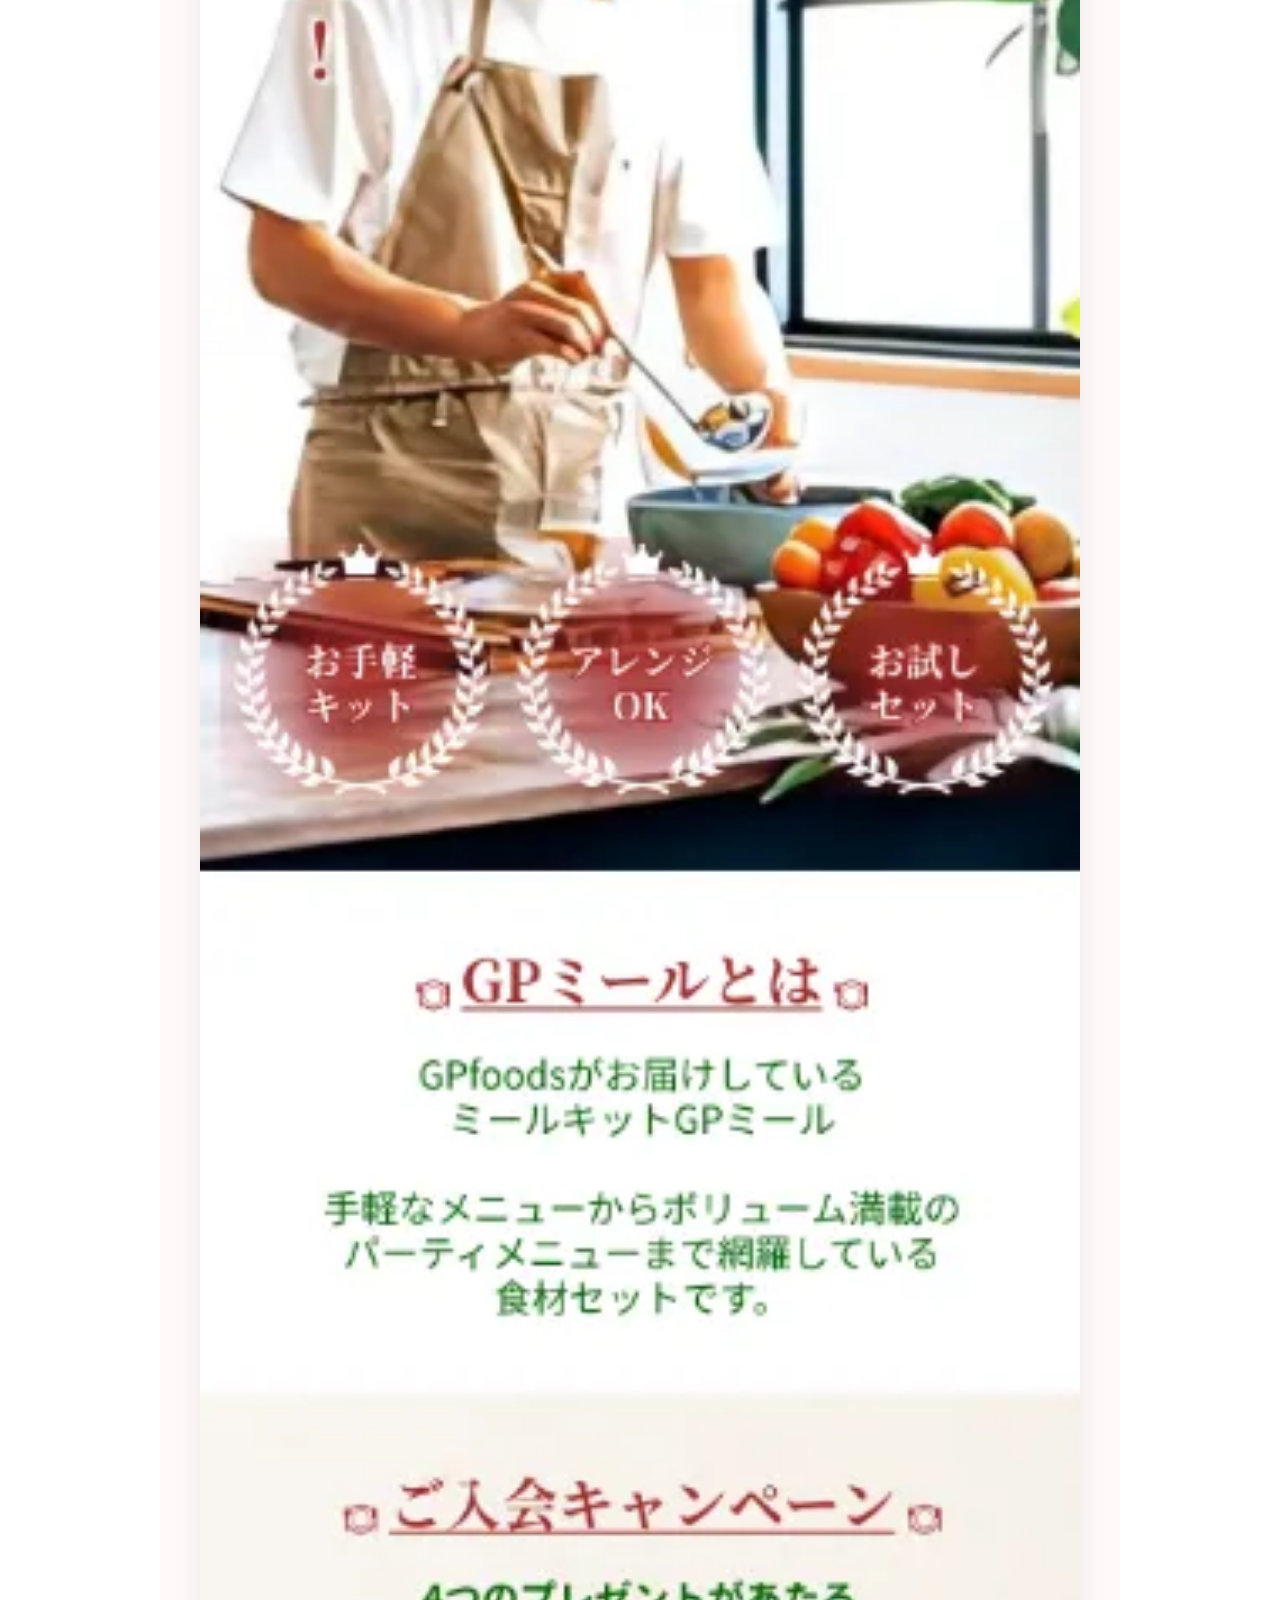
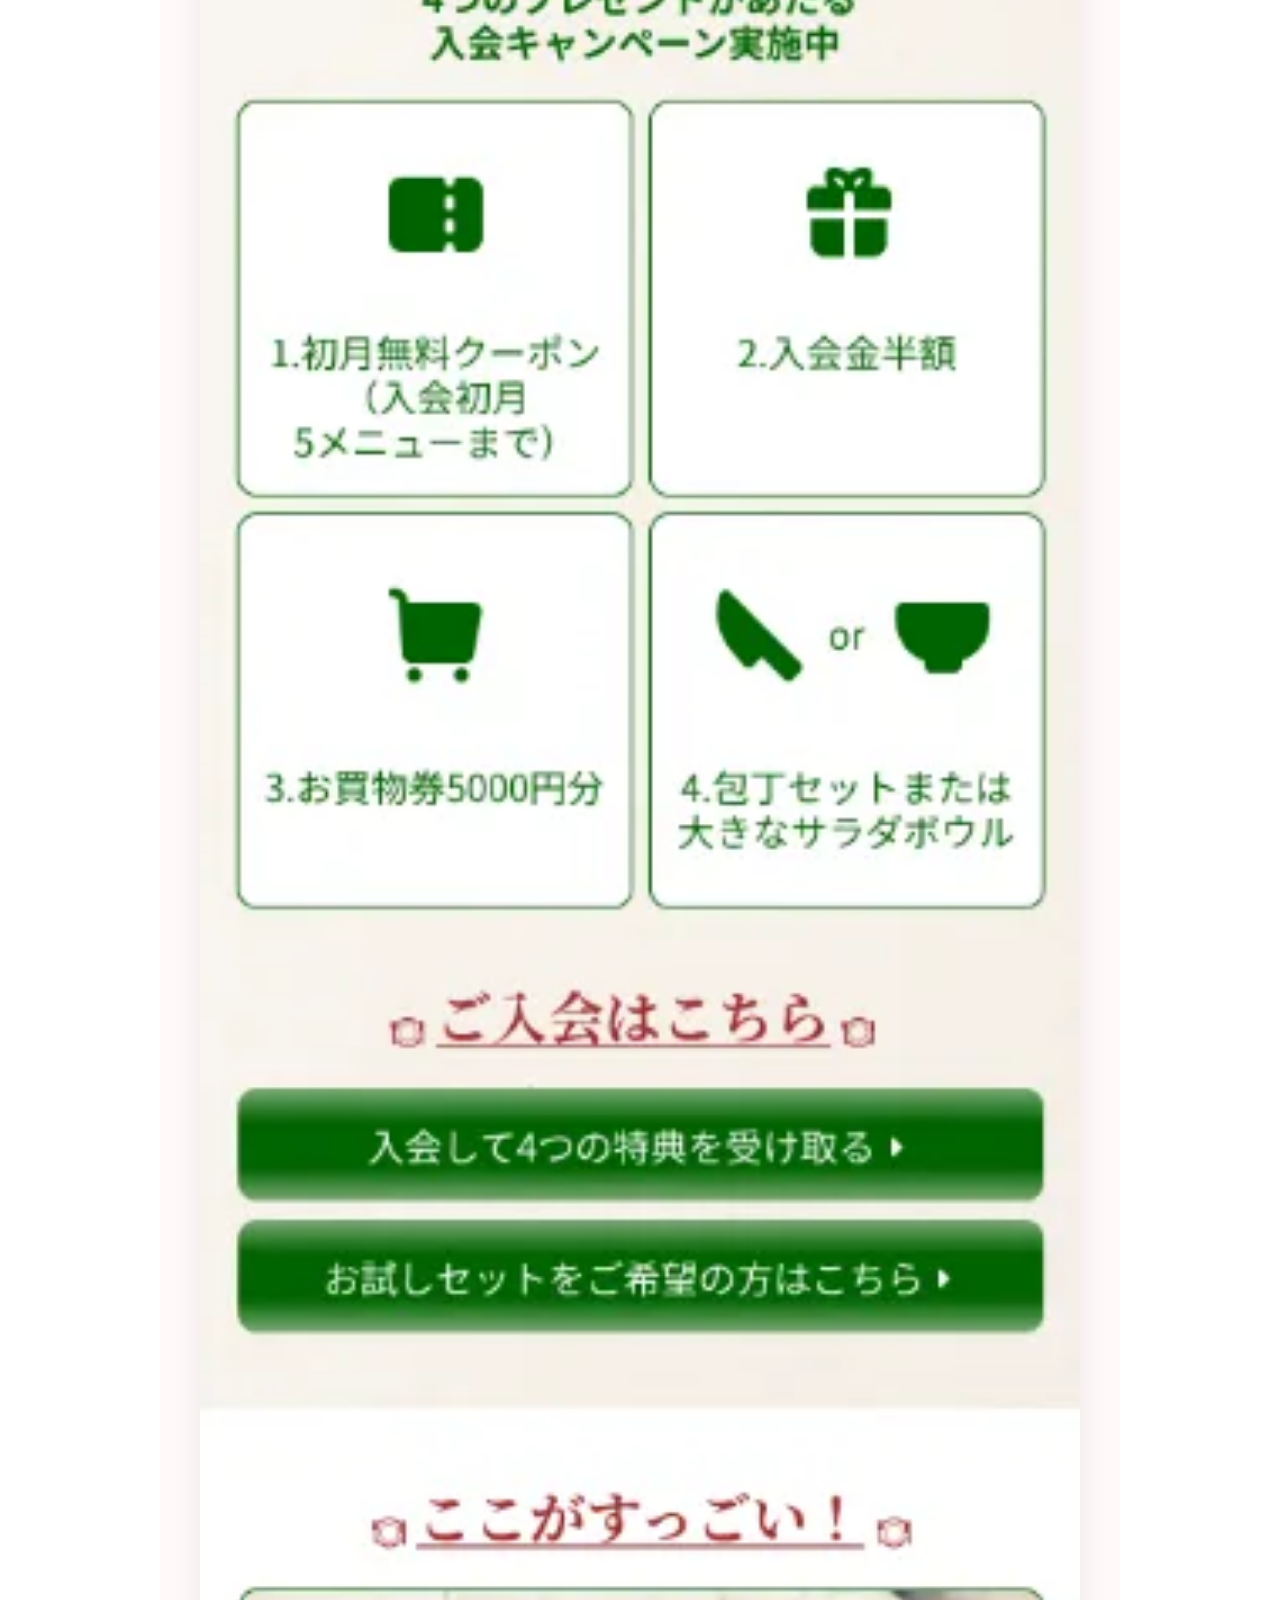
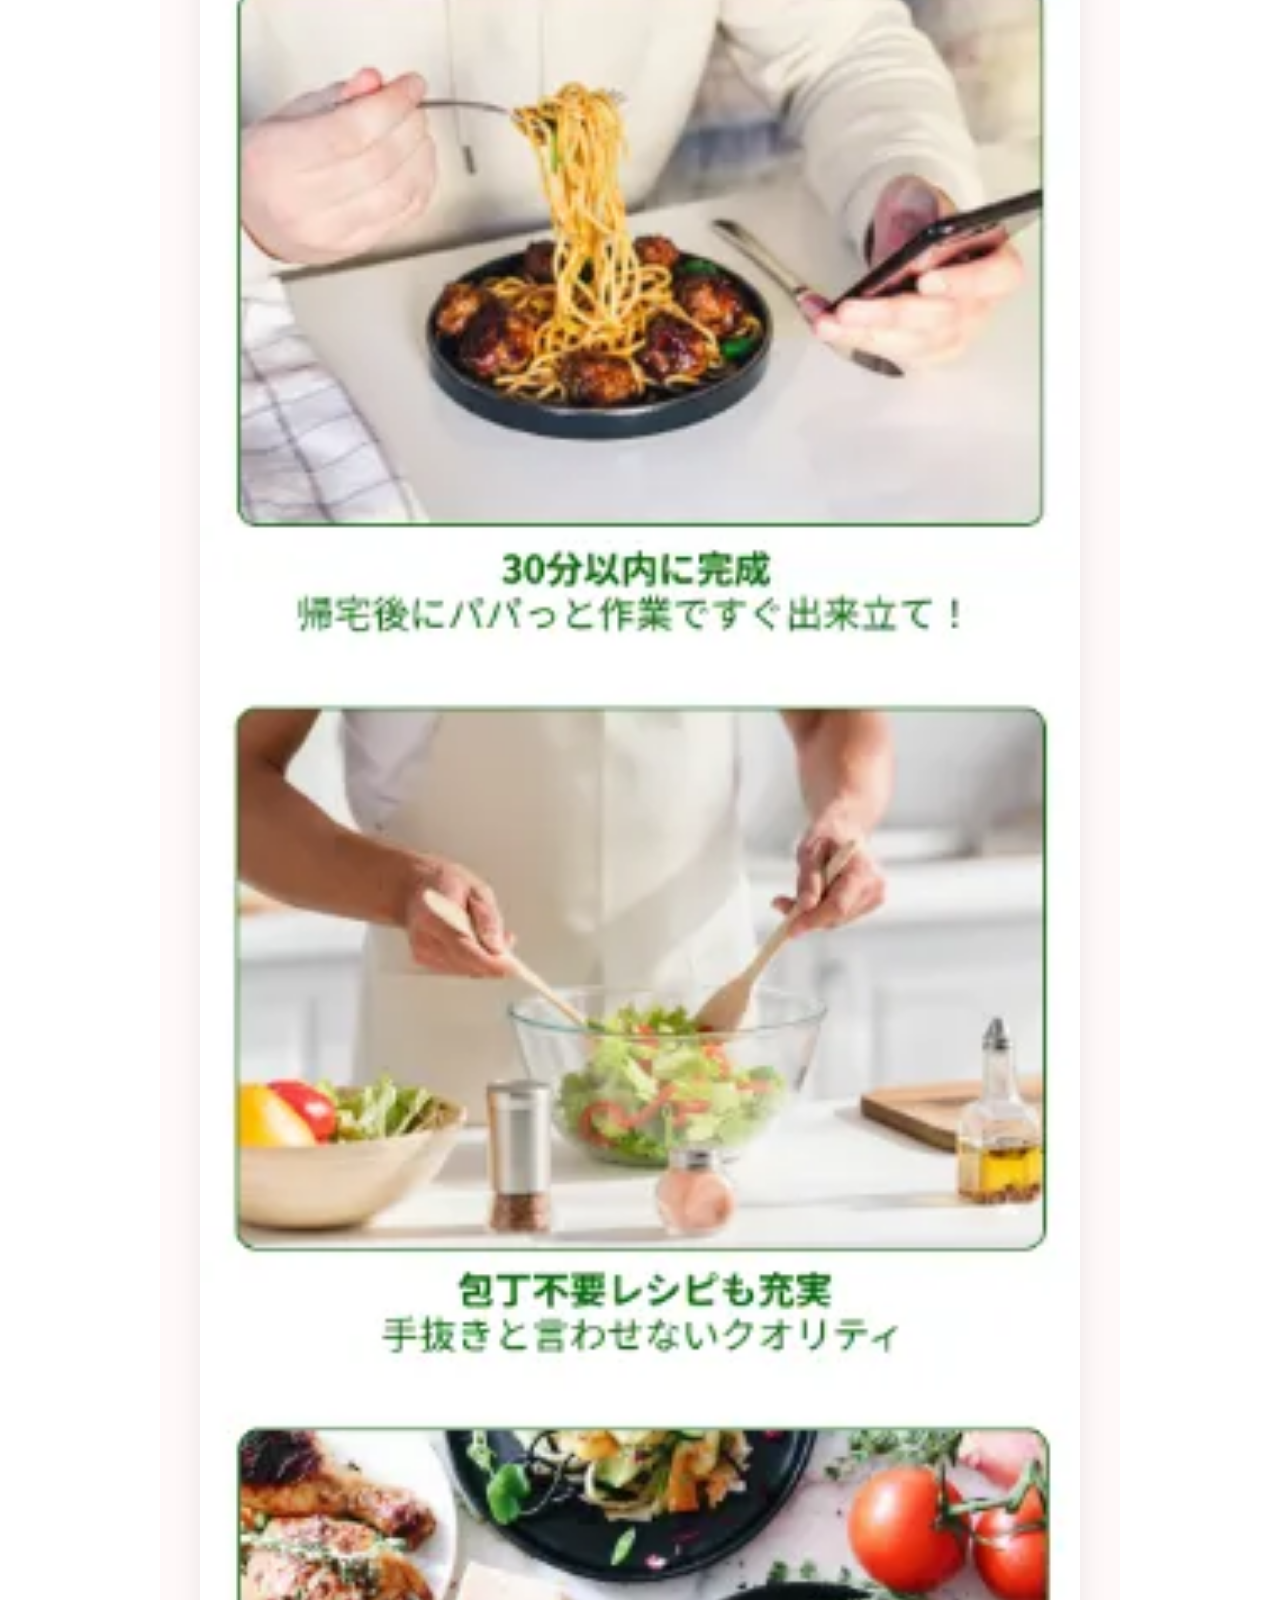
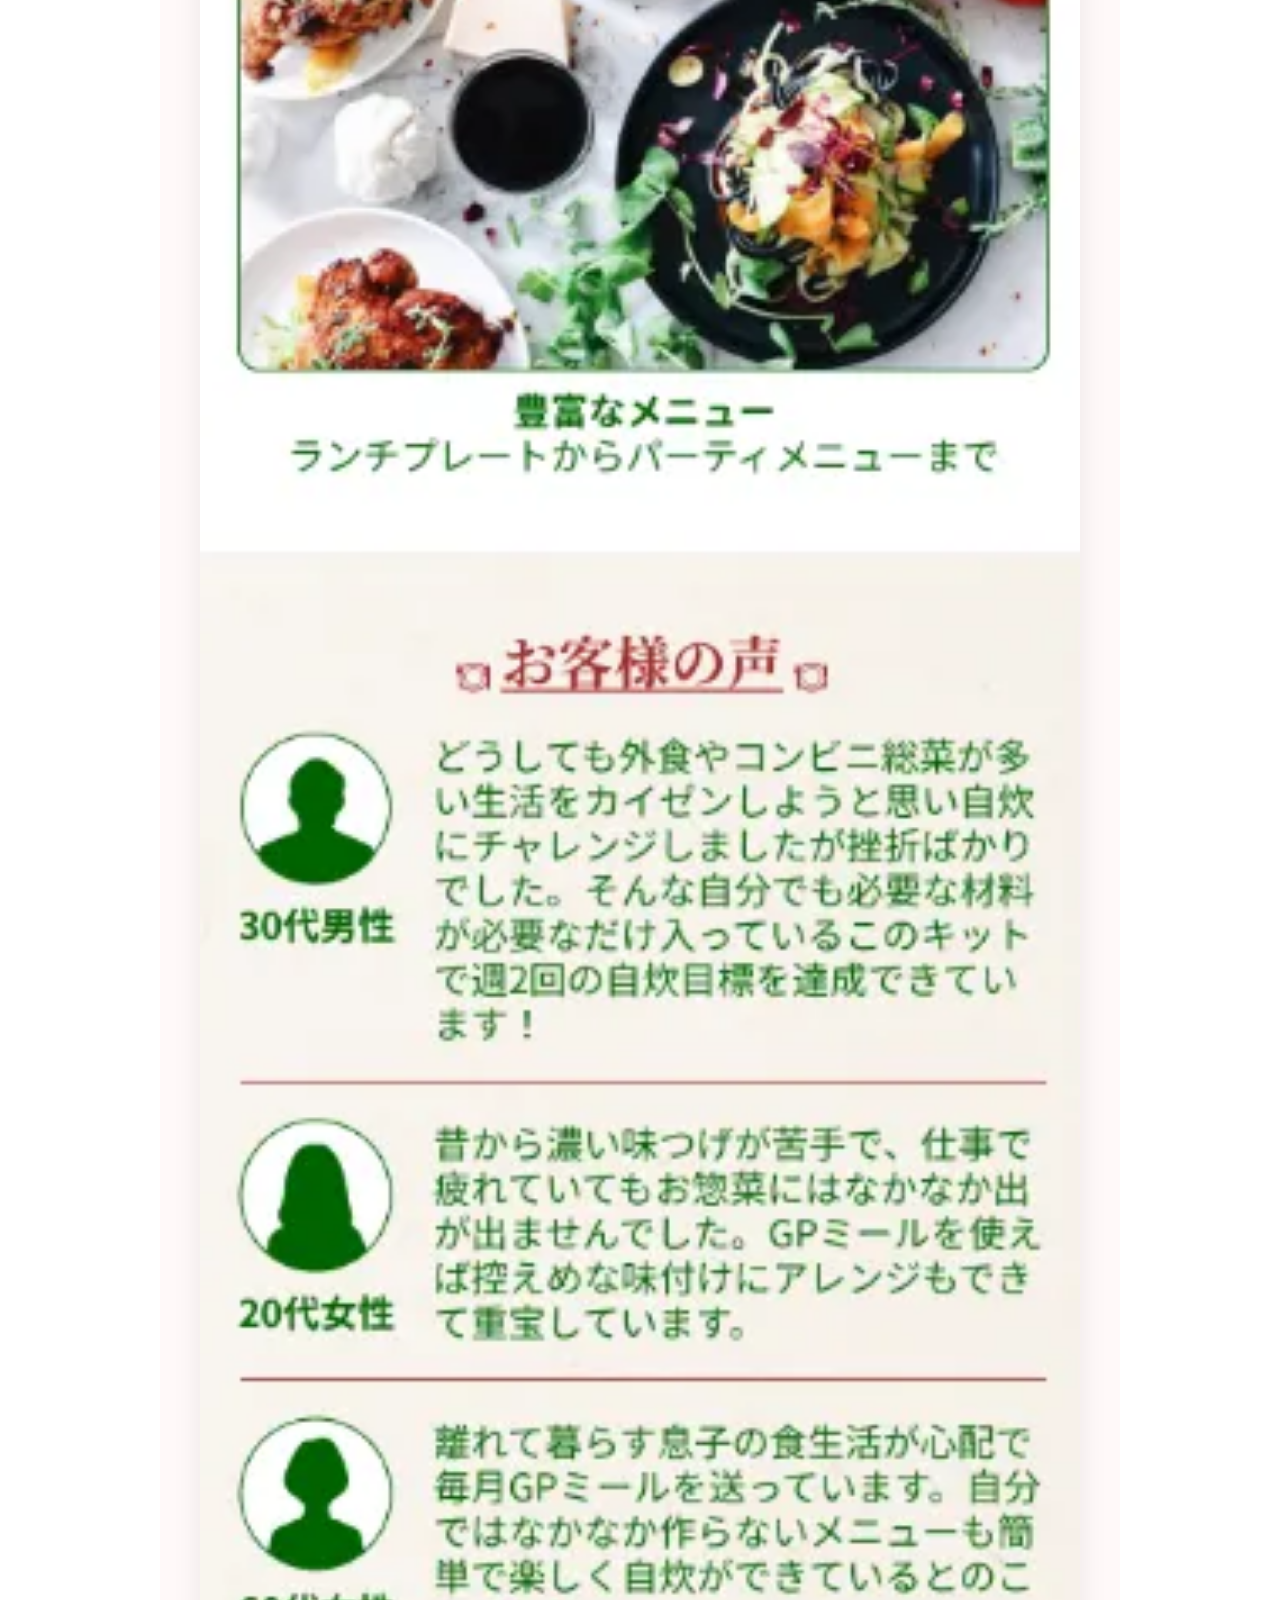
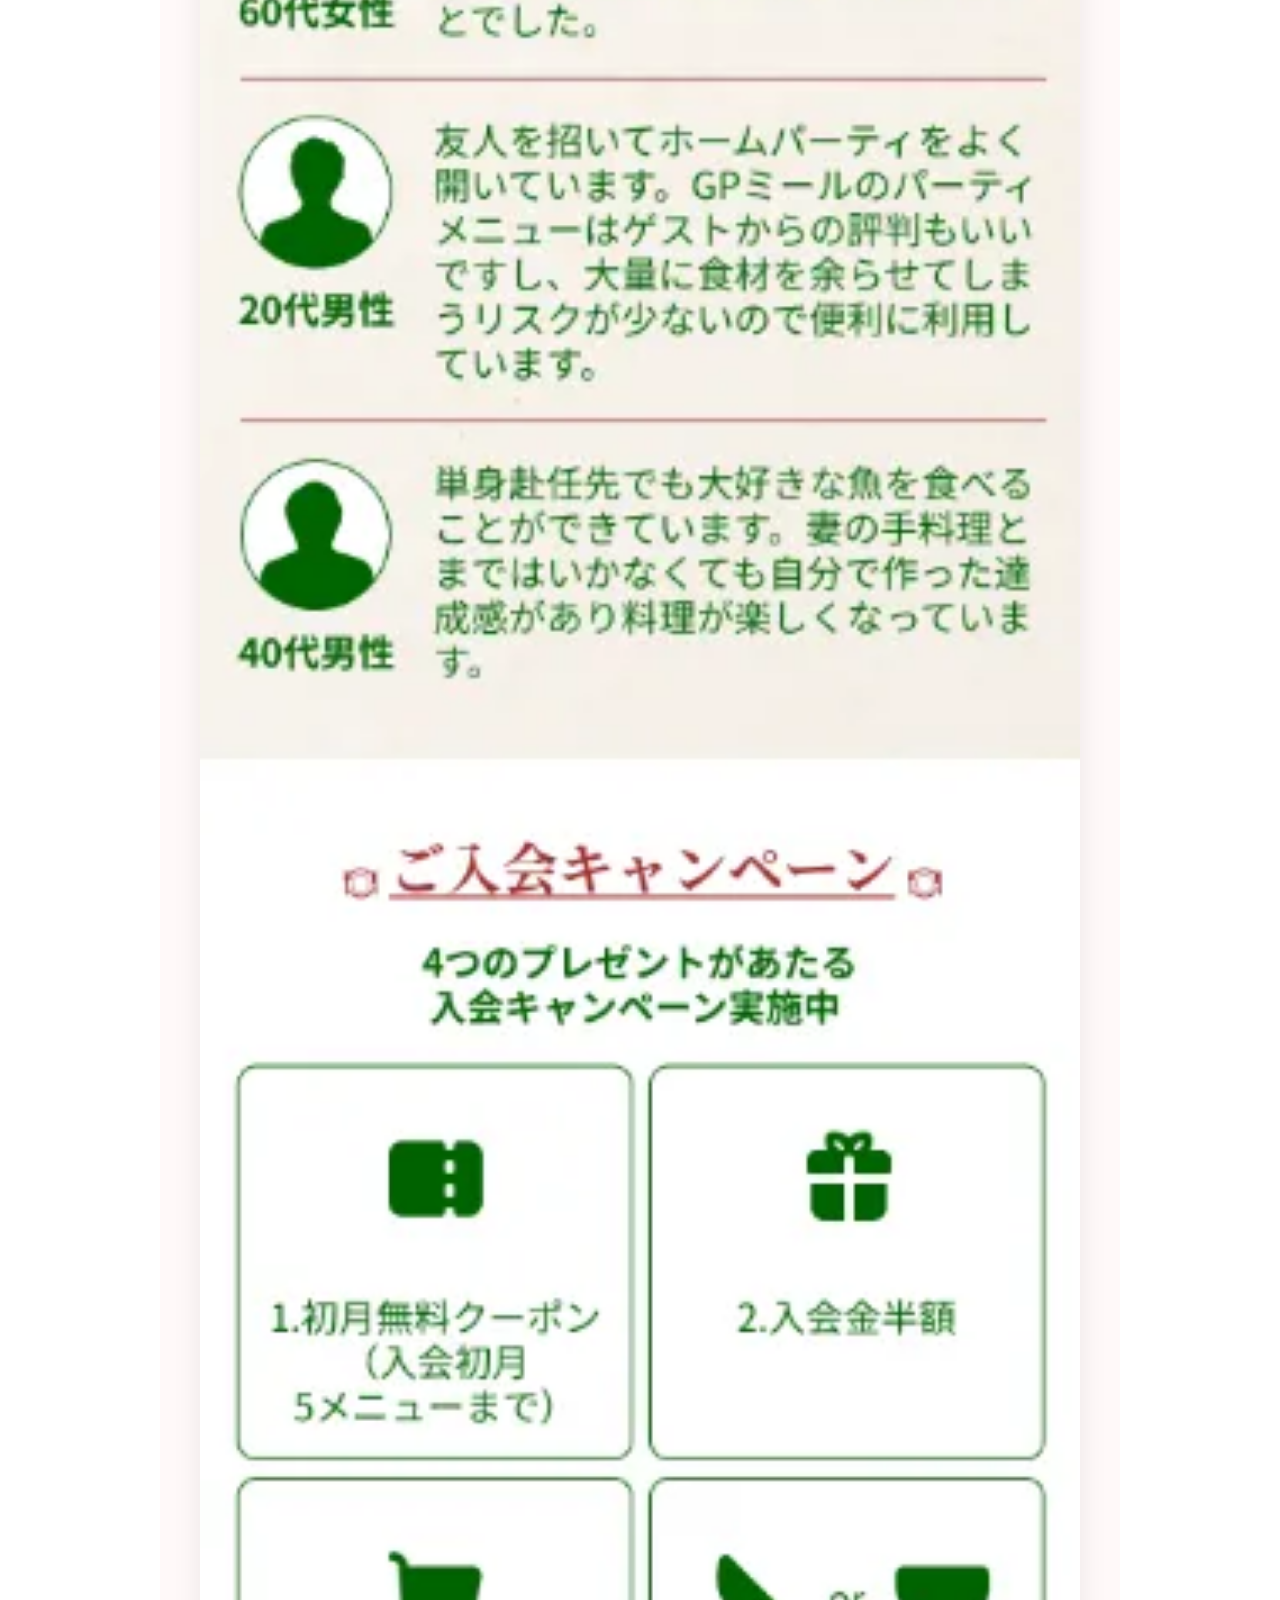
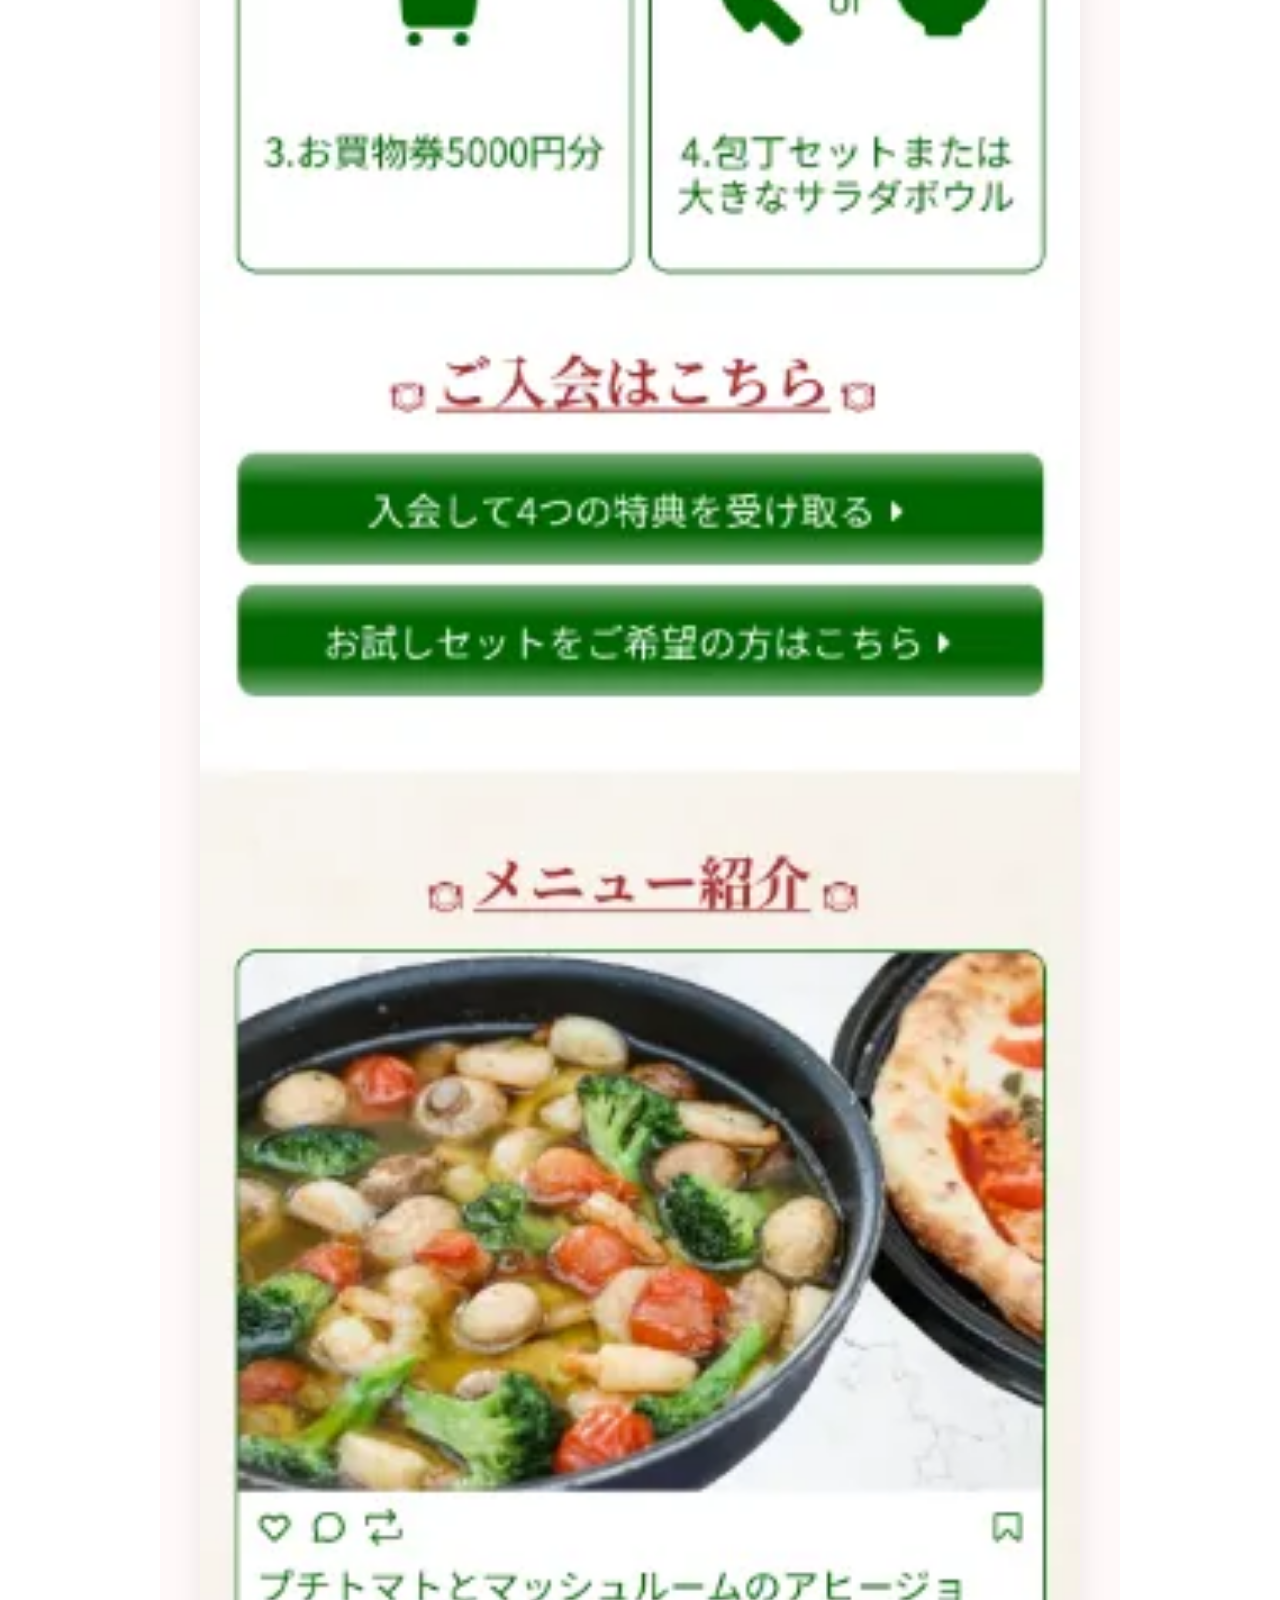
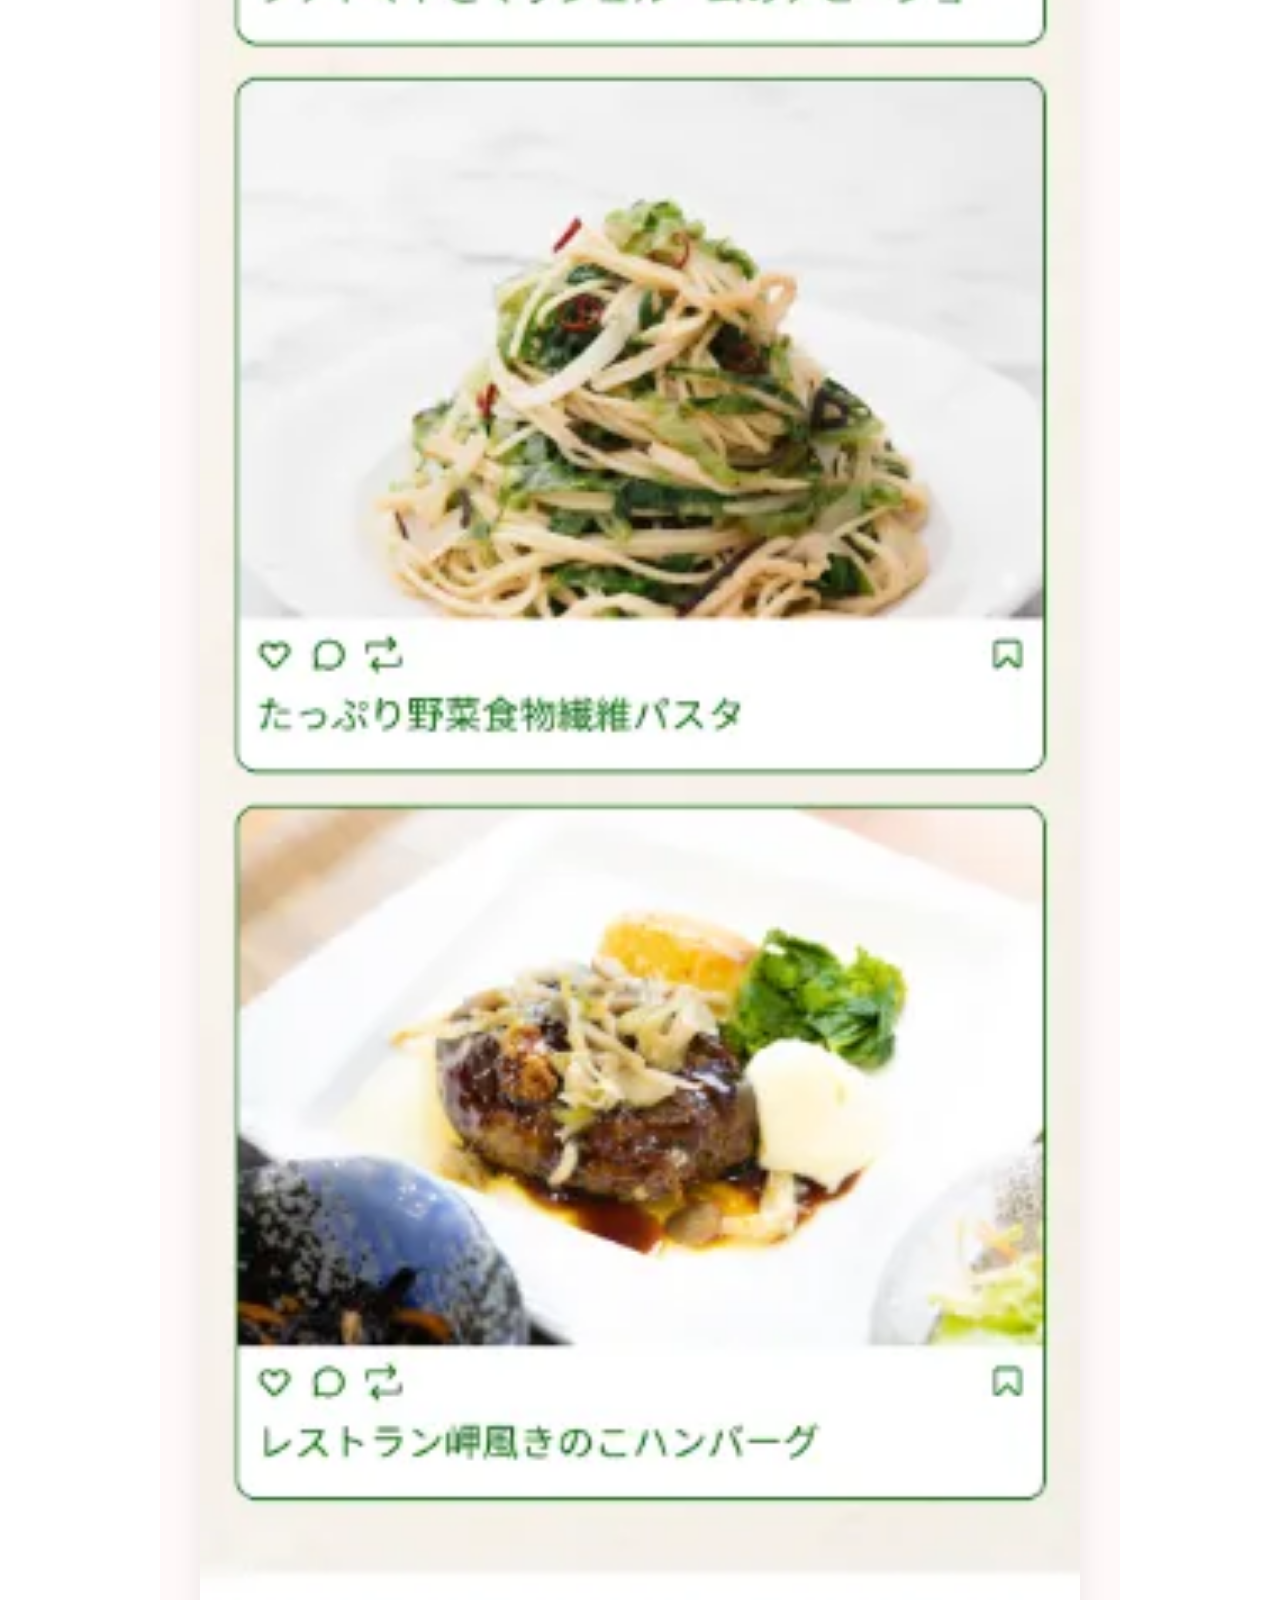
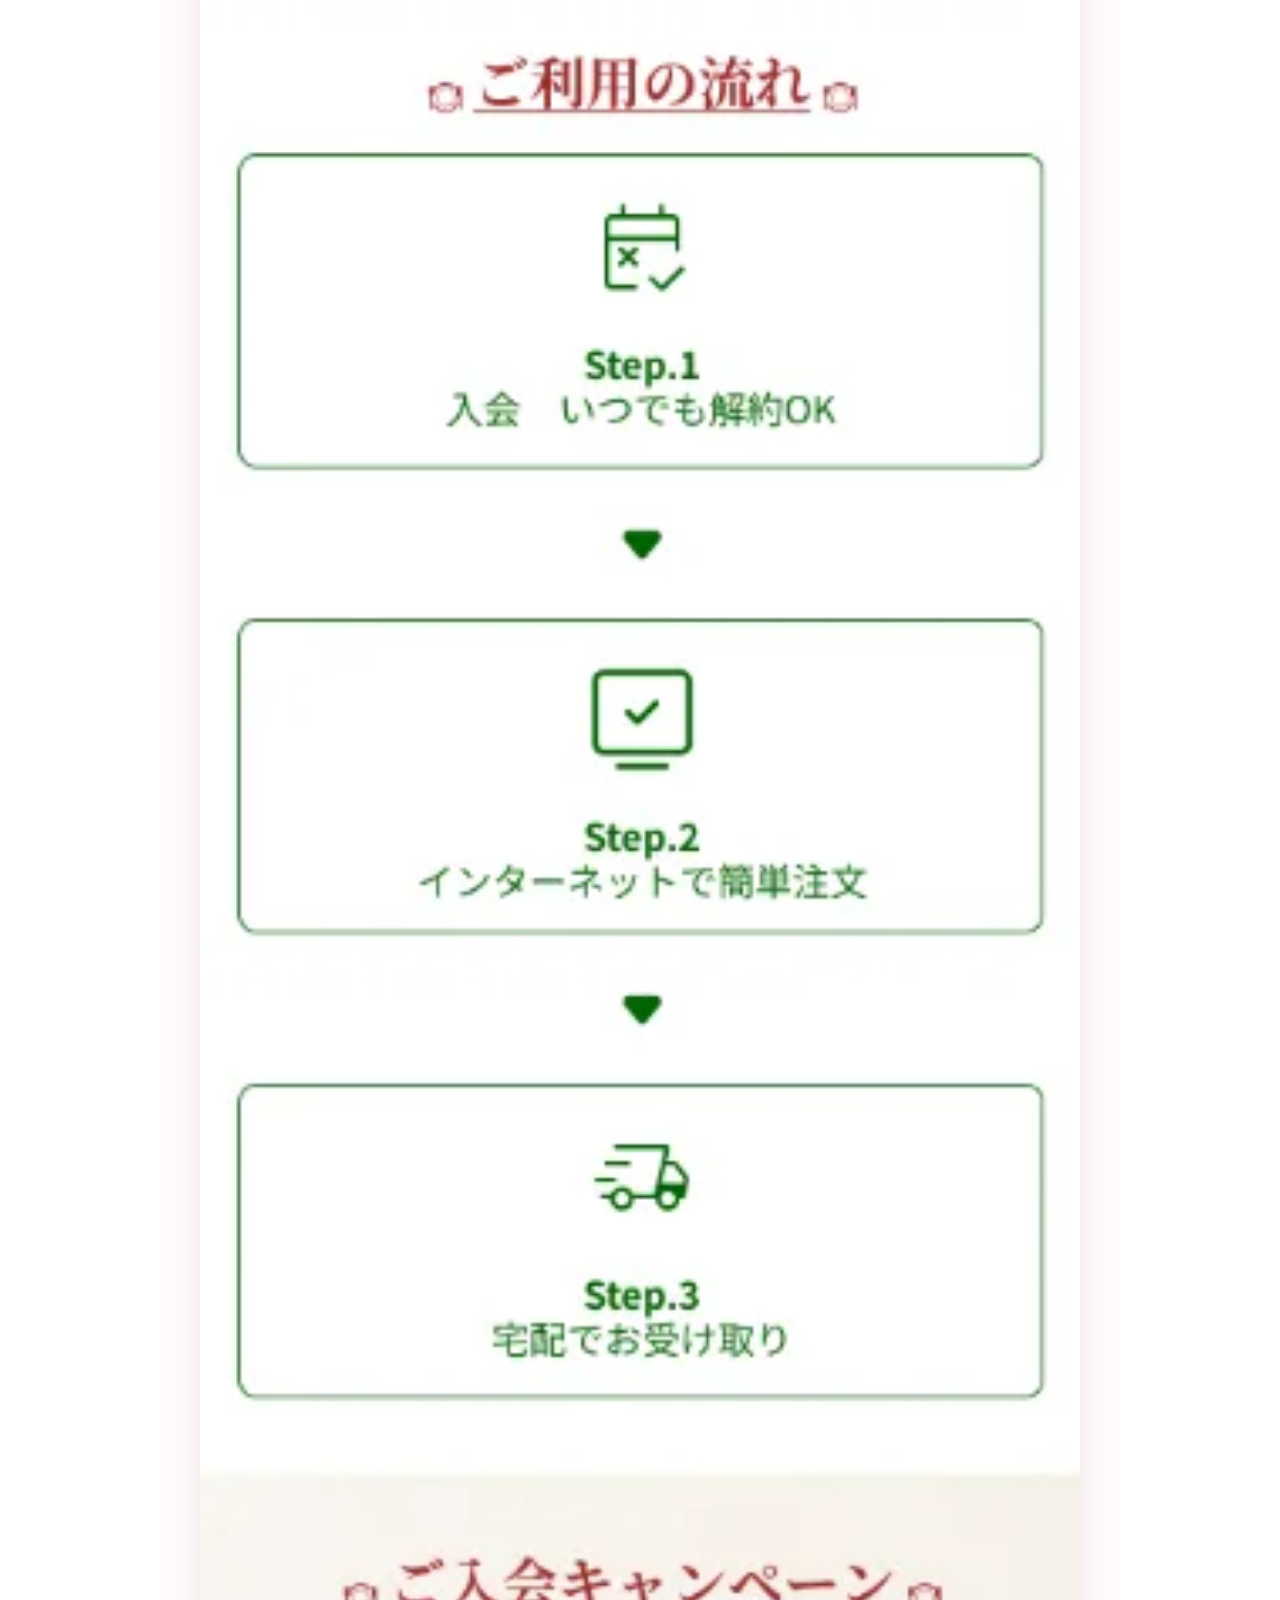
<file: work-detail-8.html>
<!DOCTYPE html>
<html lang="ja">
<head prefix="og: https://satsuki-creative.github.io/sakiiioka_portfolio/">
    <meta charset="UTF-8">
    <meta name="viewport" content="width=device-width, initial-scale=1.0">
    <meta name="description" content="satsukiのポートフォリオです。これまでに制作してきた実績を掲載しています。">
    
    <!-- ogp -->
    <meta property="og:url" content="https://satsuki-creative.github.io/sakiiioka_portfolio/">
    <meta property="og:type" content="website">
    <meta property="og:title" content="satsuki Portfolio Site">
    <meta property="og:description" content="satsukiのポートフォリオです。これまでに制作してきた実績を掲載しています。">
    <meta property="og:site_name" content="satsuki Portfolio">
    <meta property="og:image" content="assets/images/MainVisual2.webp">    

    <!-- favicon apple-touch-icon -->
    <link rel="shortcut icon" href="assets/images/logo-min.ico">
    <link rel="apple-touch-icon" sizes="180x180" href="assets/images/logo-min.webp">
    <link rel="icon" type="image/webp" href="https://satsuki-creative.github.io/sakiiioka_portfolio/assets/images/logo-min.webp">
        
    <title>単身向けミールキット紹介LPサイト | satsuki Portfolio</title>

    <!-- web font -->
    <link rel="preconnect" href="https://fonts.googleapis.com">
    <link rel="preconnect" href="https://fonts.gstatic.com" crossorigin>
    <link href="https://fonts.googleapis.com/css2?family=Noto+Sans+JP:wght@100..900&family=Noto+Sans:ital,wght@0,100..900;1,100..900&family=Noto+Serif:ital,wght@0,100..900;1,100..900&display=swap" rel="stylesheet">

    <!-- css -->
    <link rel="stylesheet" href="assets/css/destyle.min.css">
    <link rel="stylesheet" href="assets/css/style.css">
</head>
<body>

    <header class="main-header" id="mainHeader">
        <div class="header-inner">
            <div class="logo"><a href="index.html"><img src="assets/images/logo.webp" alt="ロゴ">satsuki</a></div>
            <nav class="desktop-nav">
                <a href="index.html#home">Home</a>
                <a href="works.html">Works</a>
                <a href="index.html#about">About</a>
                <a href="index.html#contact">Contact</a>
            </nav>
            <button class="menu-trigger" id="menuTrigger" aria-label="メニューを開く">
                <span></span><span></span><span></span>
            </button>
        </div>
    </header>

    <nav class="mobile-menu" id="mobileMenu">
        <div class="mobile-menu-links">
            <a href="index.html#home" class="menu-item">Home</a>
            <a href="works.html" class="menu-item">Works</a>
            <a href="index.html#about" class="menu-item">About</a>
            <a href="index.html#contact" class="menu-item">Contact</a>
        </div>
    </nav>
    <div class="menu-overlay" id="menuOverlay"></div>

    <main class="page-work-detail container">
        <section class="work-hero">
            <div class="work-hero__visual">
                <img src="assets/images/mealkits.webp" alt="ミールキット紹介のメイン画像">
            </div>
            <div class="work-hero__info">
                <p class="client-name">某食品会社</p>
                <h1 class="work-title">単身向けミールキット紹介LPサイト</h1>
                <p class="work-category">LPサイト</p>
                <p class="work-lead">「基礎力UPコンテスト」の課題として制作した、スマートフォン特化型のLPサイトです。</p>
                
                <div class="work-link-wrapper">
                    <a href="https://heather.jobtra-itweb.com/SyncKitchen/index.html" target="_blank" rel="noopener" class="btn-site">
                        WEB SITE
                    </a>
                </div>
            </div>
        </section>

        <hr class="detail-divider">

        <section class="work-section">

            <div class="work-row">
                <div class="work-label">
                    制作範囲 <span class="label-en">Range</span>
                </div>
                <div class="work-content">
                    <p>ディレクション / デザイン</p>
                </div>
            </div>
            
            <div class="work-row">
                <div class="work-label">
                    使用ツール <span class="label-en">Tool</span>
                </div>
                <div class="work-content">
                    <p>Figma / VS Code (HTML / CSS / JS)</p>
                </div>
            </div>
            
            <div class="work-row">
                <div class="work-label">
                    制作期間 <span class="label-en">Period</span>
                </div>
                <div class="work-content">
                    <p>3ヶ月間</p>
                </div>
            </div>              

            <div class="work-row">
                <div class="work-label">
                    制作メンバー <span class="label-en">Member</span>
                </div>
                <div class="work-content">
                    <p>7名 後6名</p>
                </div>
            </div>

            <div class="work-row">
                <div class="work-label">
                    サービス設定 <span class="label-en">Premise</span>
                </div>
                <div class="work-content">
                    <ul class="bullet-list">
                        <li>30分以内の短時間で本格的な料理を自作できるミールキットを提供。</li>
                        <li>必要な材料が適量届くため食品ロスを抑えられ、手軽ながらも「自分の手で作る楽しさ」や「SNS映えする完成度」を両立させているのが特徴。</li>
                    </ul>
                </div>
            </div>

            <div class="work-row">
                <div class="work-label">
                    ターゲット <span class="label-en">Target</span>
                </div>
                <div class="work-content">
                    <p>自炊への関心が高い20代〜30代前半の単身サラリーマン<br>
                    仕事が忙しく献立作成や買い物に負担を感じつつも、市販の惣菜では満足できず<br>
                    料理をストレス解消や自己表現の場として大切にしたい層</p>
                </div>
            </div>

            <div class="work-row">
                <div class="work-label">
                    目的 <span class="label-en">Purpose</span>
                </div>
                <div class="work-content">
                    <p>新ターゲット層の認知獲得と新規入会キャンペーンの促進。<br>
                    ユーザーの反応を詳細に分析し、単身世帯や若い男性という新たなセグメントへの有効性を検証する実験的な狙い。</p>
                </div>
            </div>

            <div class="work-row">
                <div class="work-label">
                    情報設計 <span class="label-en">Information</span>
                </div>
                <div class="work-content">
                    <p>スマホ閲覧に最適化し、スクロールだけで魅力が伝わる構成を意識。<br>
                    冒頭で憧れのライフスタイルを提示し、具体的なメリット（時短・包丁不要）を伝えた後、同世代の「お客様の声」で信頼感を醸成。<br>
                    最後に入会特典やQ&Aを配置し、迷わず申し込める導線を構築。</p>
                </div>
            </div>

            <div class="work-row">
                <div class="work-label">
                    デザイン <span class="label-en">Design</span>
                </div>
                <div class="work-content">
                    <p class="font-serif">「簡単・手軽・おしゃれ・生活」をキーワードに、ビジネスマンの日常を彩る「ご褒美時間」を表現。</p>
                    
                    <div class="color-palette">
                        <div class="color-item" style="background-color: #FFFFFF; color: #333; flex: 2;">#FFFFFF</div>
                        <div class="color-item" style="background-color: #006400; color: #fff; flex: 1; border: 1px solid #eee;">#006400</div>
                        <div class="color-item" style="background-color: #A52A2A; flex: 0.5;"></div>
                    </div>

                    <p>清潔感のある白をベースに、知的で洗練された印象を与える明朝体を活用。<br>
                    配色は、信頼感のある紺と温かみのある橙をアクセントとして採用。</p>
                </div>
            </div>

            <div class="work-row">
                <div class="work-label">
                    その他 <span class="label-en">Others</span>
                </div>
                <div class="work-content">
                    <p>下に添付した画像は、スマホのデザイン完成稿です。</p>
                </div>
            </div>
            <div class="work-img">
                <img src="assets/images/SPMealkits.webp" alt="ミールキット紹介のSPデザイン画像">
            </div>
        </section>

        <div class="view-more-container detail-back">
            <a href="works.html" class="view-more">← back to works</a>
        </div>
    </main>

    <footer class="footer">
        <p>&copy; 2026 satsuki. All rights reserved.</p>
    </footer>

    <button id="backToTop" class="back-to-top" aria-label="ページ上部へ戻る">
        <img src="assets/images/totop.webp" alt="Topへ戻る">
    </button>

    <script src="assets/js/script.js"></script>
</body>
</html>
</file>
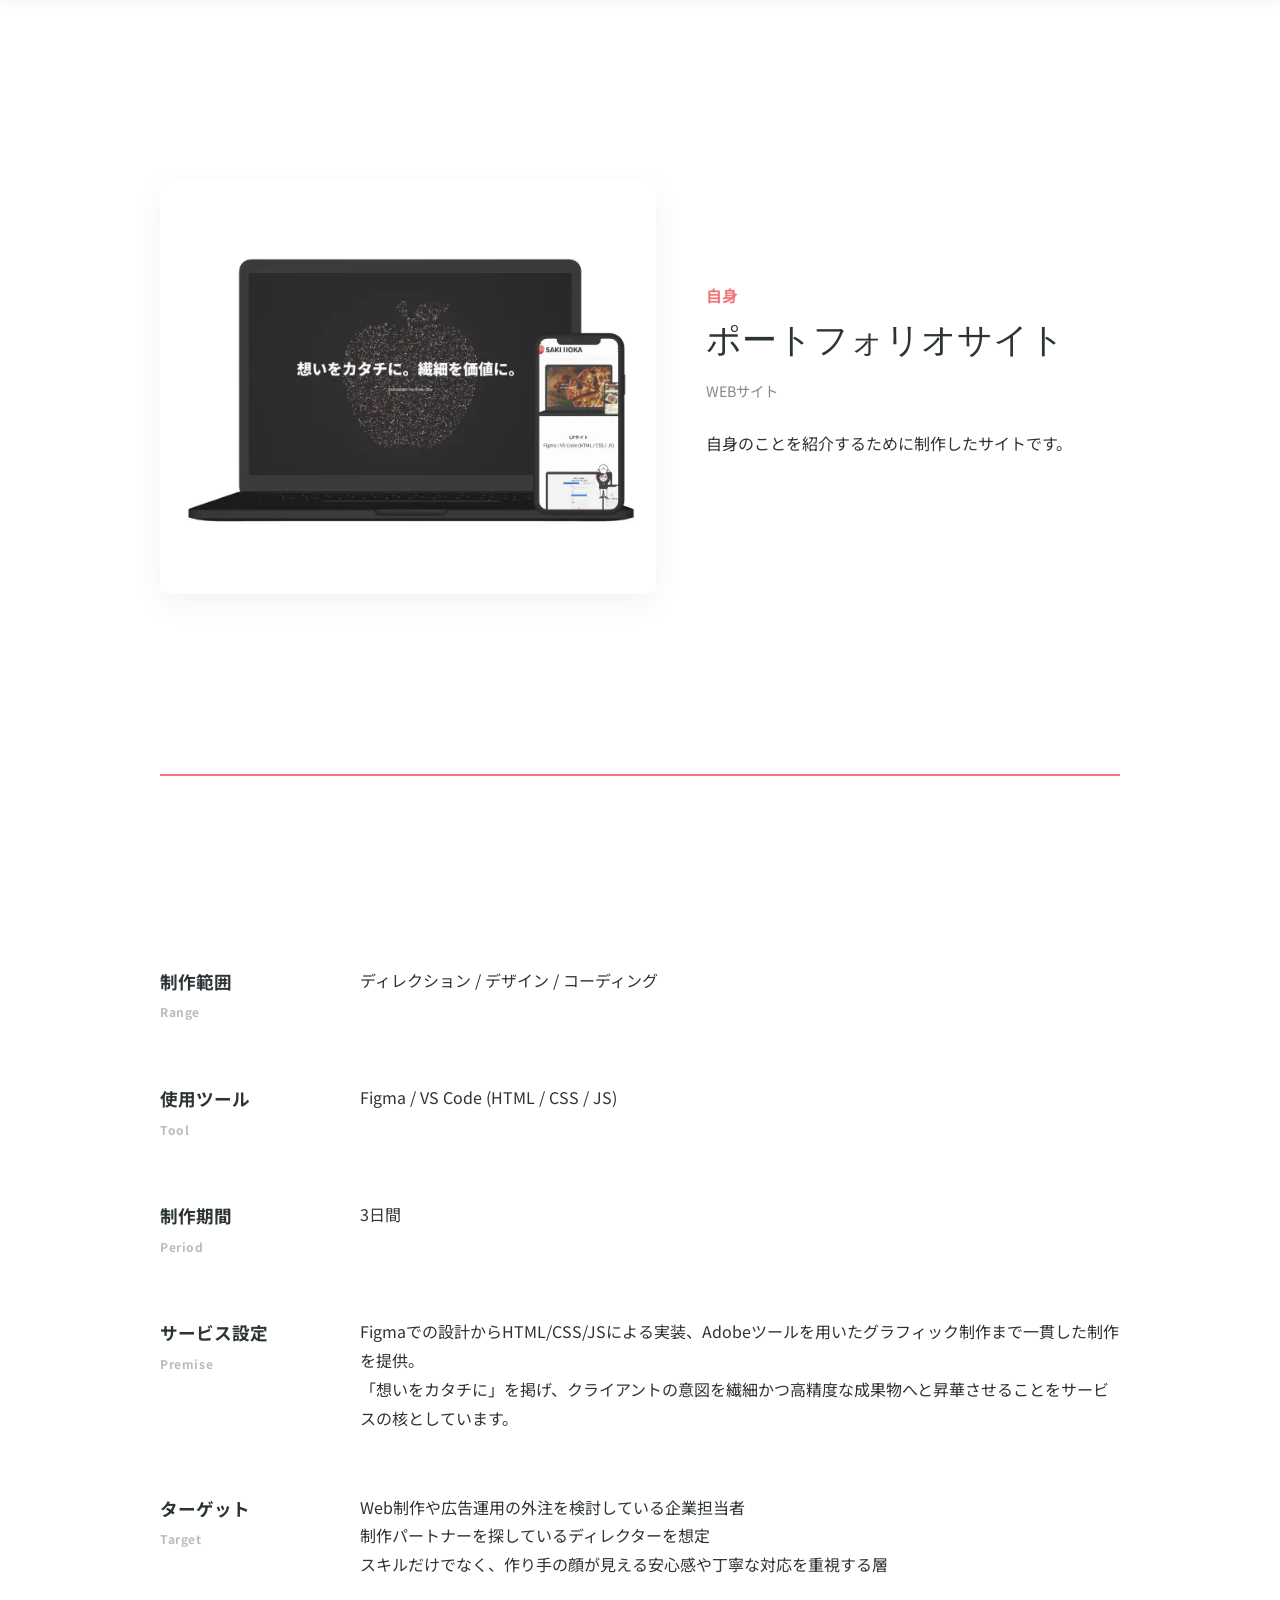
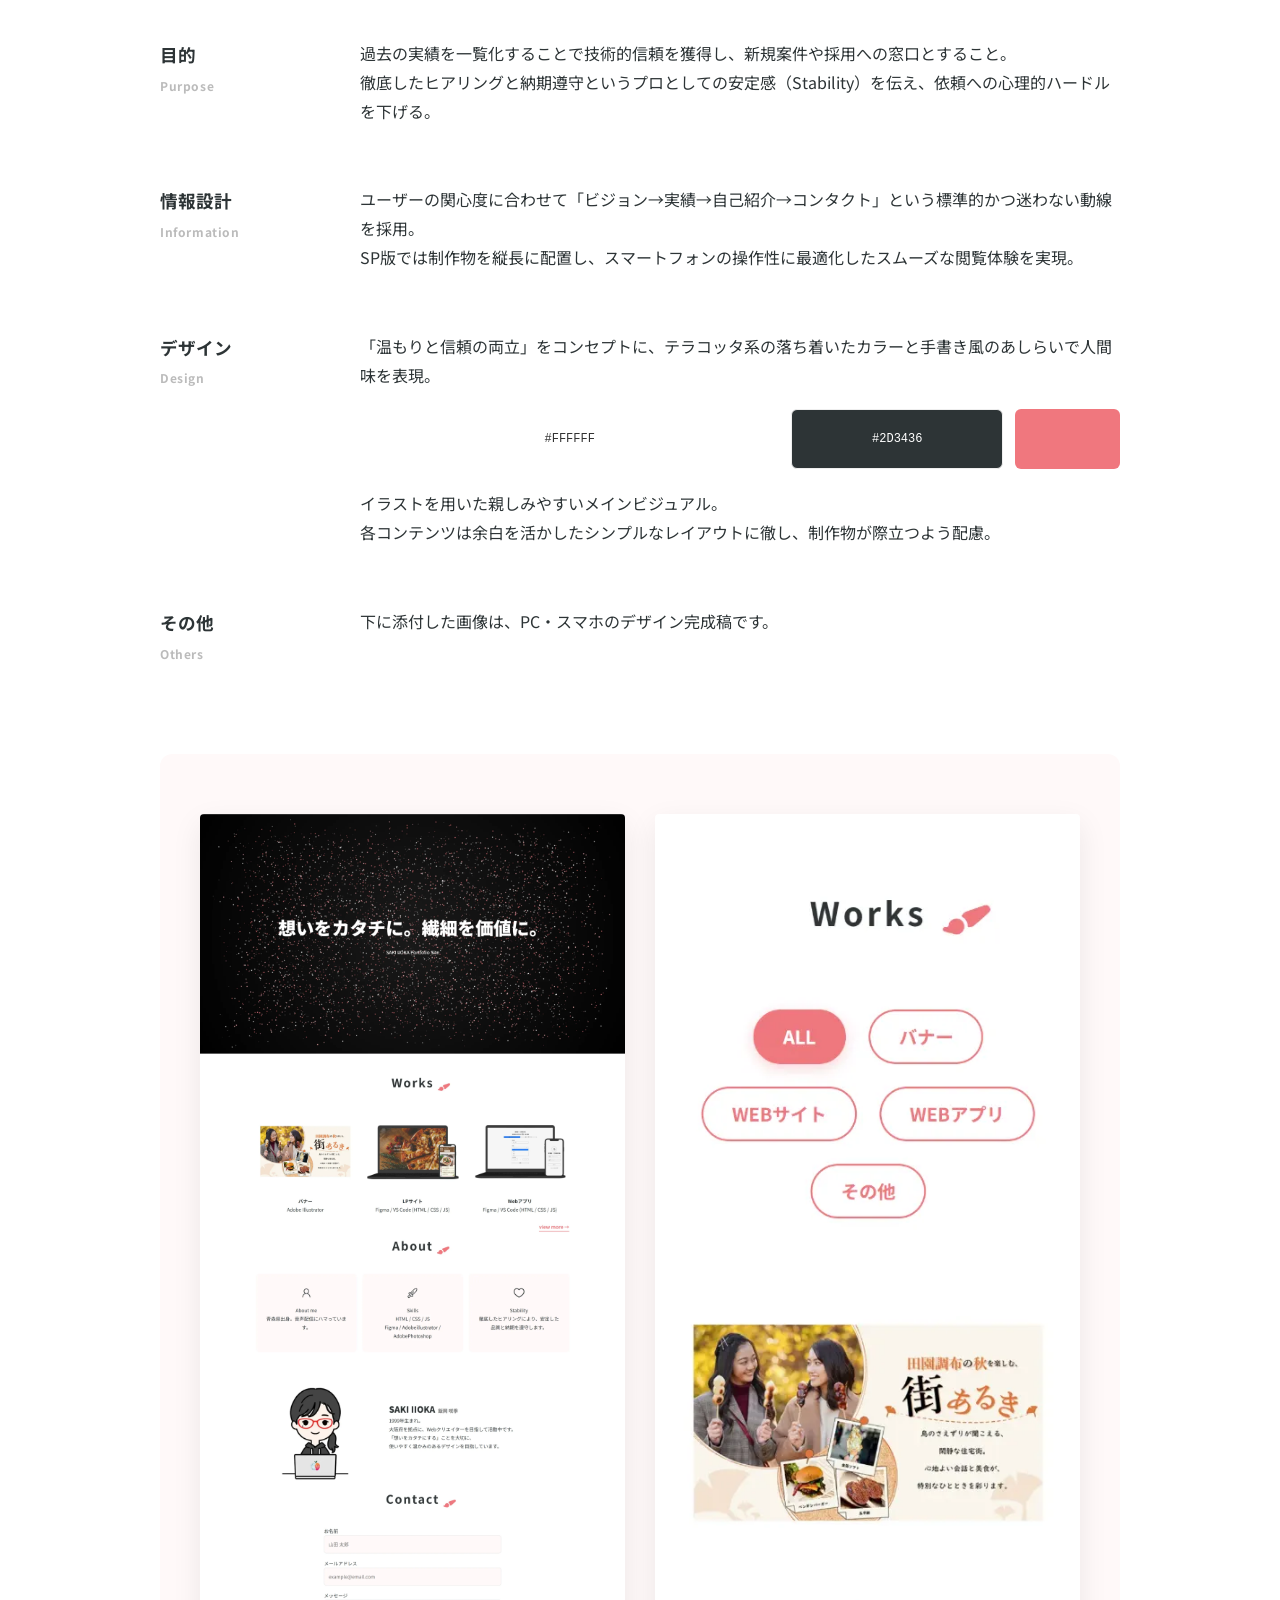
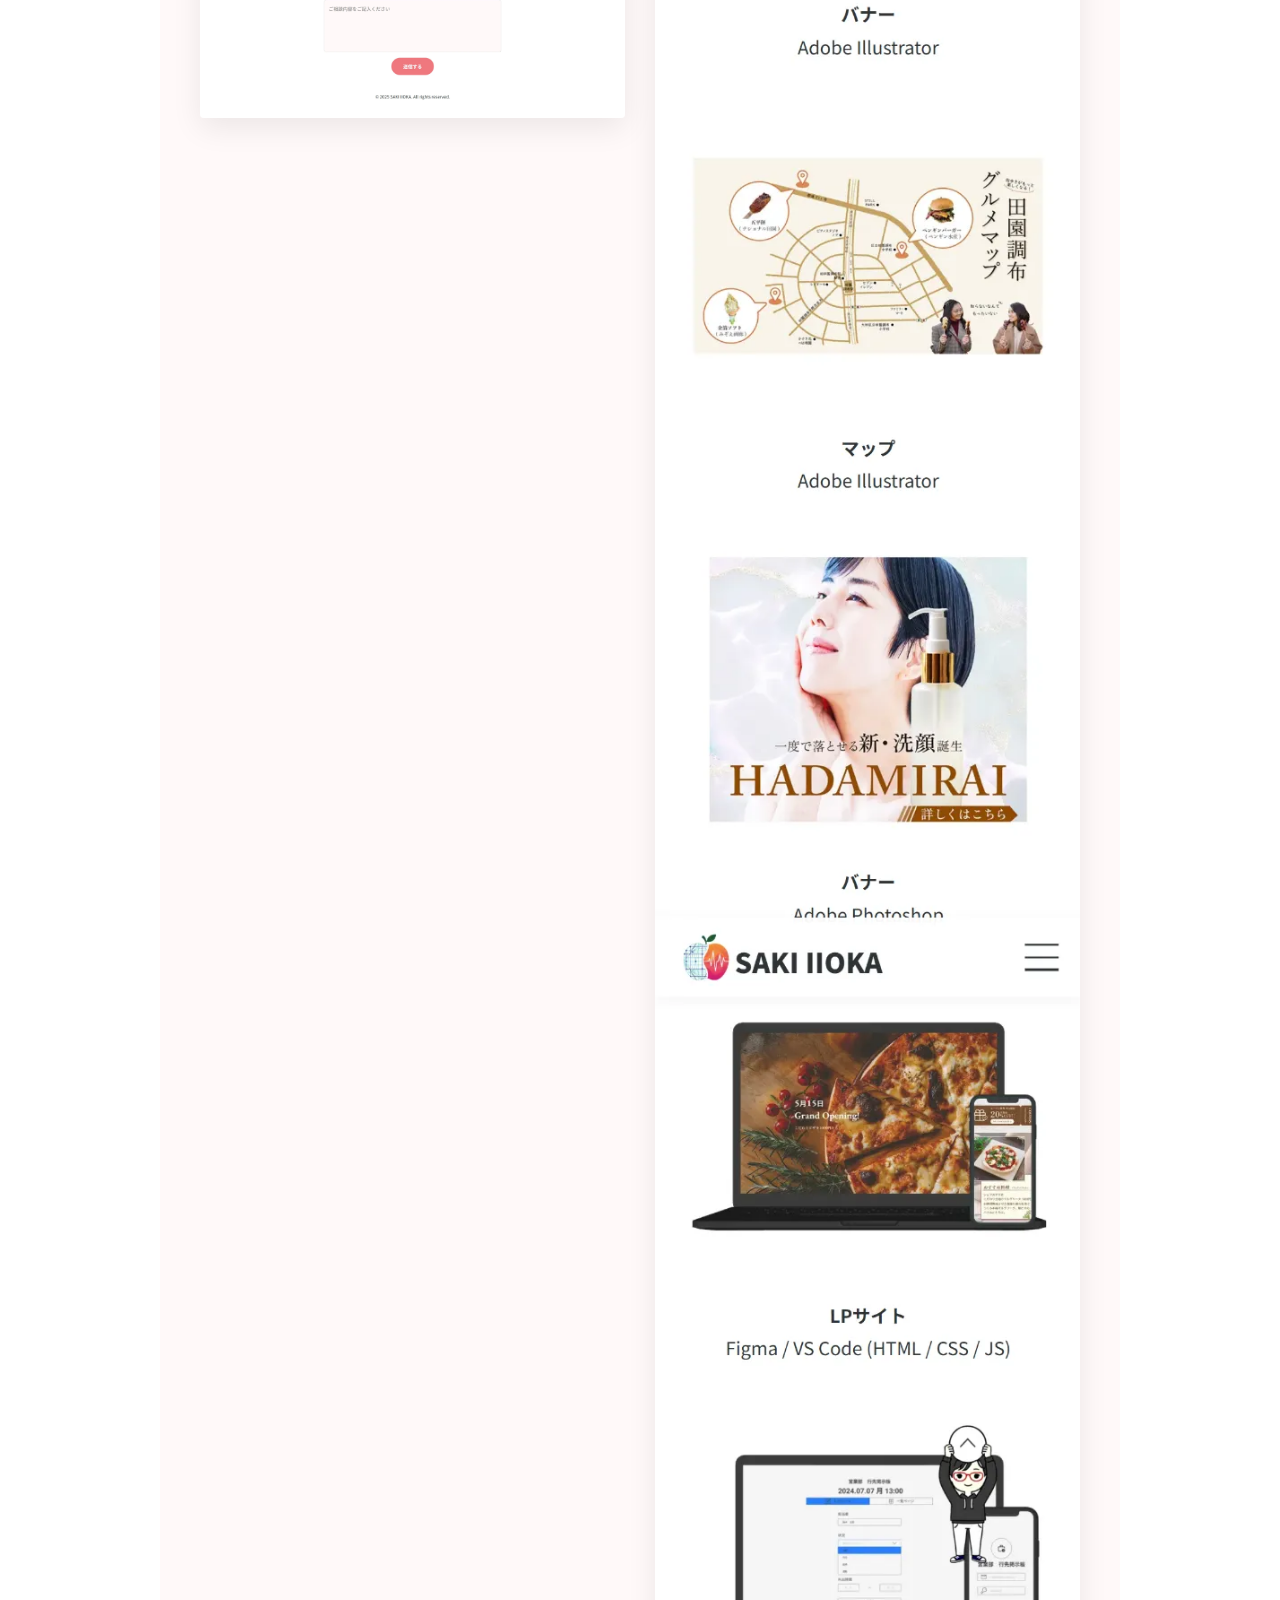
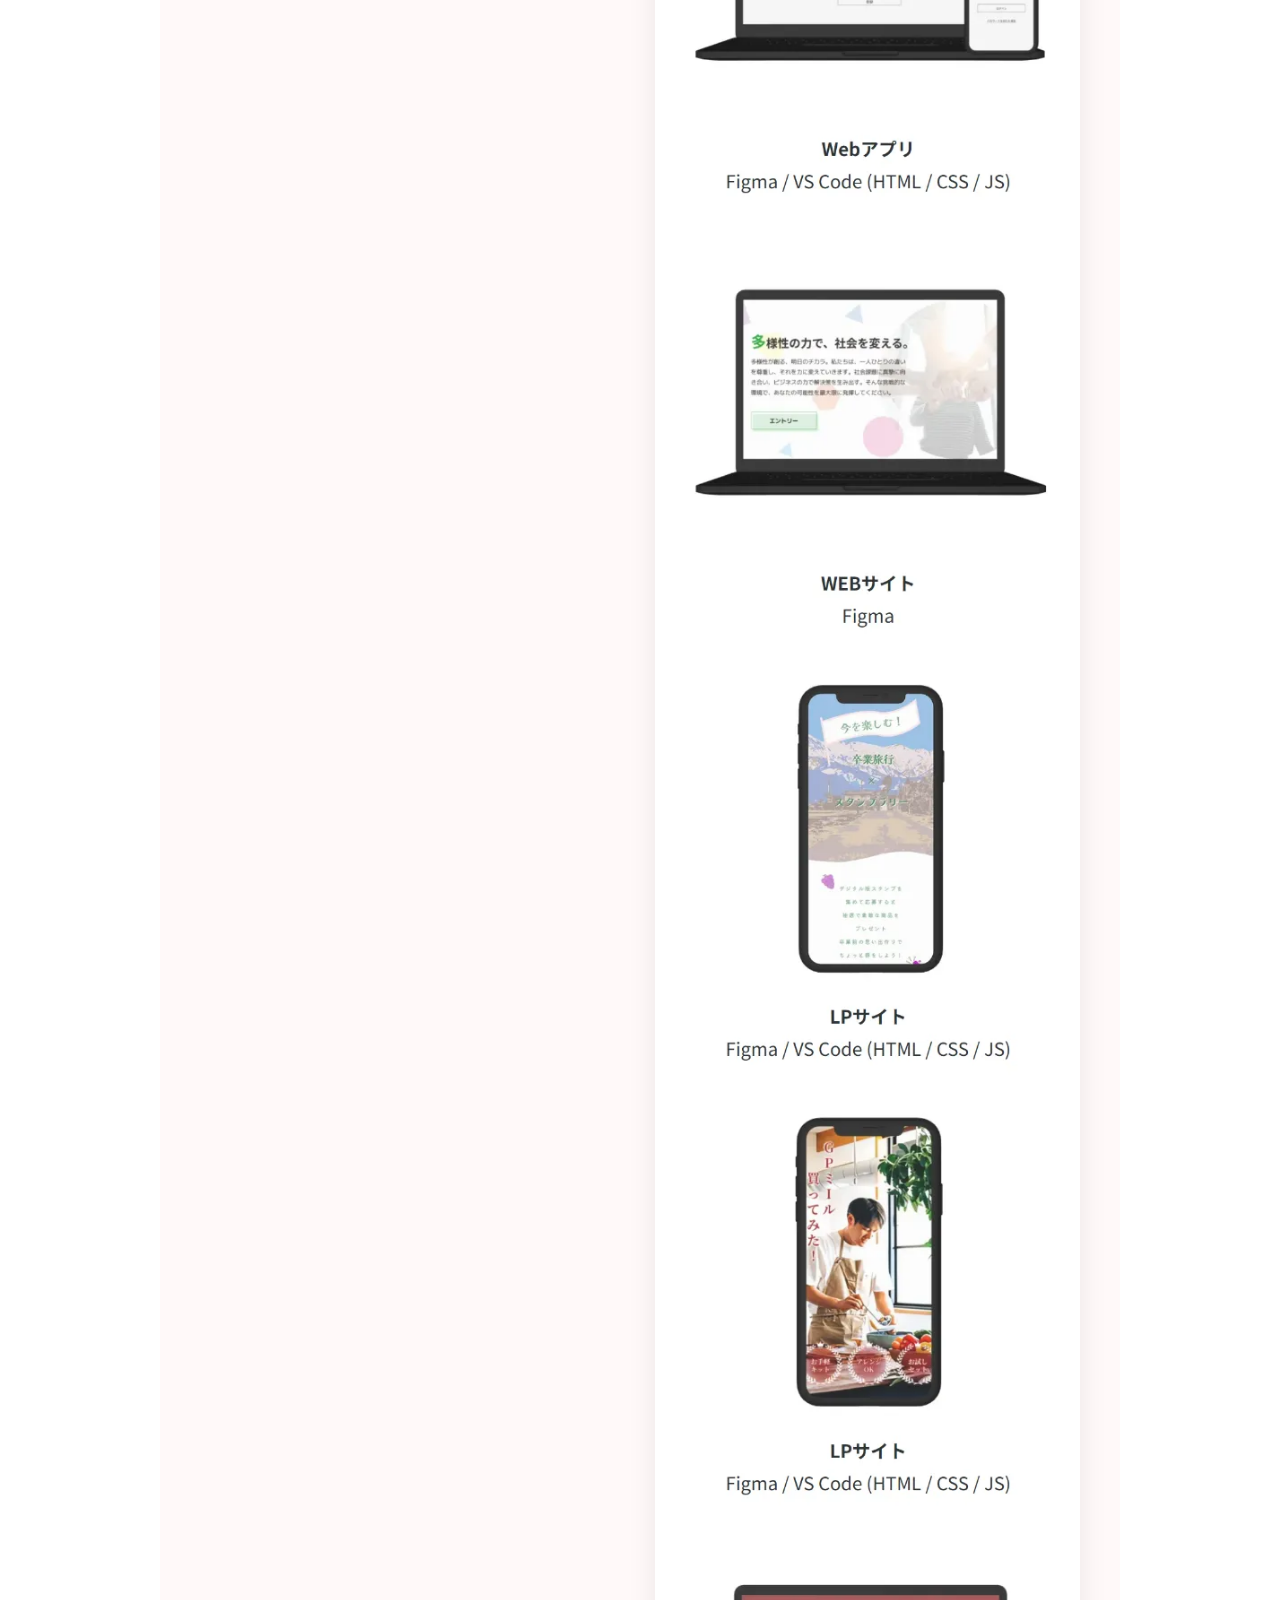
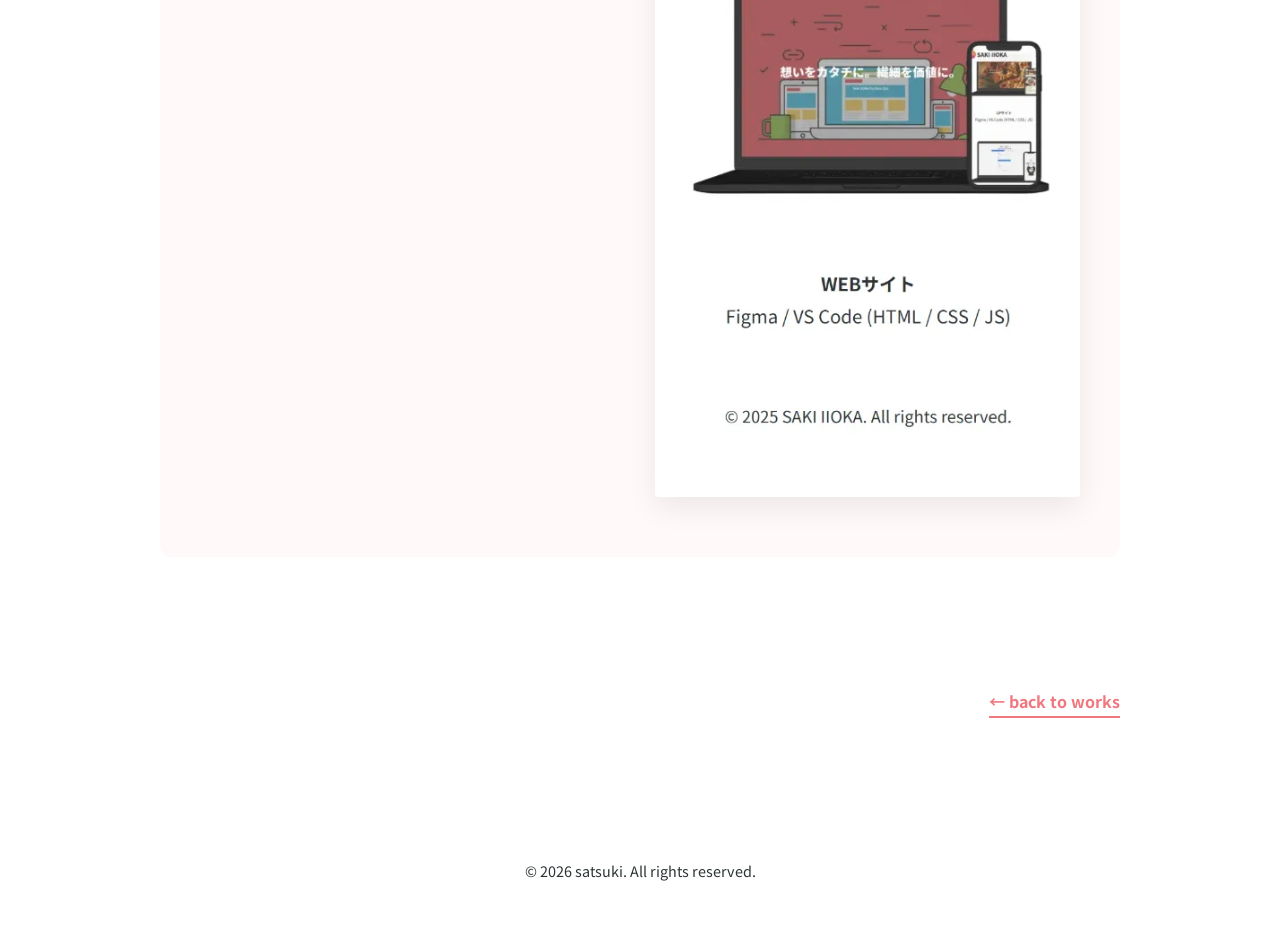
<file: work-detail-9.html>
<!DOCTYPE html>
<html lang="ja">
<head prefix="og: https://satsuki-creative.github.io/sakiiioka_portfolio/">
    <meta charset="UTF-8">
    <meta name="viewport" content="width=device-width, initial-scale=1.0">
    <meta name="description" content="satsukiのポートフォリオです。これまでに制作してきた実績を掲載しています。">
    
    <!-- ogp -->
    <meta property="og:url" content="https://satsuki-creative.github.io/sakiiioka_portfolio/">
    <meta property="og:type" content="website">
    <meta property="og:title" content="satsuki Portfolio Site">
    <meta property="og:description" content="satsukiのポートフォリオです。これまでに制作してきた実績を掲載しています。">
    <meta property="og:site_name" content="satsuki Portfolio">
    <meta property="og:image" content="assets/images/MainVisual2.webp">    

    <!-- favicon apple-touch-icon -->
    <link rel="shortcut icon" href="assets/images/logo-min.ico">
    <link rel="apple-touch-icon" sizes="180x180" href="assets/images/logo-min.webp">
    <link rel="icon" type="image/webp" href="https://satsuki-creative.github.io/sakiiioka_portfolio/assets/images/logo-min.webp">
        
    <title>ポートフォリオサイト | satsuki Portfolio</title>

    <!-- web font -->
    <link rel="preconnect" href="https://fonts.googleapis.com">
    <link rel="preconnect" href="https://fonts.gstatic.com" crossorigin>
    <link href="https://fonts.googleapis.com/css2?family=Noto+Sans+JP:wght@100..900&family=Noto+Sans:ital,wght@0,100..900;1,100..900&family=Noto+Serif:ital,wght@0,100..900;1,100..900&display=swap" rel="stylesheet">

    <!-- css -->
    <link rel="stylesheet" href="assets/css/destyle.min.css">
    <link rel="stylesheet" href="assets/css/style.css">
</head>
<body>

    <header class="main-header" id="mainHeader">
        <div class="header-inner">
            <div class="logo"><a href="index.html"><img src="assets/images/logo.webp" alt="ロゴ">satsuki</a></div>
            <nav class="desktop-nav">
                <a href="index.html#home">Home</a>
                <a href="works.html">Works</a>
                <a href="index.html#about">About</a>
                <a href="index.html#contact">Contact</a>
            </nav>
            <button class="menu-trigger" id="menuTrigger" aria-label="メニューを開く">
                <span></span><span></span><span></span>
            </button>
        </div>
    </header>

    <nav class="mobile-menu" id="mobileMenu">
        <div class="mobile-menu-links">
            <a href="index.html#home" class="menu-item">Home</a>
            <a href="works.html" class="menu-item">Works</a>
            <a href="index.html#about" class="menu-item">About</a>
            <a href="index.html#contact" class="menu-item">Contact</a>
        </div>
    </nav>
    <div class="menu-overlay" id="menuOverlay"></div>

    <main class="page-work-detail container">
        <section class="work-hero">
            <div class="work-hero__visual">
                <img src="assets/images/Portfolio.webp" alt="ポートフォリオのメイン画像">
            </div>
            <div class="work-hero__info">
                <p class="client-name">自身</p>
                <h1 class="work-title">ポートフォリオサイト</h1>
                <p class="work-category">WEBサイト</p>
                <p class="work-lead">自身のことを紹介するために制作したサイトです。</p>
            </div>
        </section>

        <hr class="detail-divider">

        <section class="work-section">

            <div class="work-row">
                <div class="work-label">
                    制作範囲 <span class="label-en">Range</span>
                </div>
                <div class="work-content">
                    <p>ディレクション / デザイン / コーディング</p>
                </div>
            </div>
            
            <div class="work-row">
                <div class="work-label">
                    使用ツール <span class="label-en">Tool</span>
                </div>
                <div class="work-content">
                    <p>Figma / VS Code (HTML / CSS / JS)</p>
                </div>
            </div>
            
            <div class="work-row">
                <div class="work-label">
                    制作期間 <span class="label-en">Period</span>
                </div>
                <div class="work-content">
                    <p>3日間</p>
                </div>
            </div>              

            <div class="work-row">
                <div class="work-label">
                    サービス設定 <span class="label-en">Premise</span>
                </div>
                <div class="work-content">
                    <ul class="bullet-list">
                        <li>Figmaでの設計からHTML/CSS/JSによる実装、Adobeツールを用いたグラフィック制作まで一貫した制作を提供。</li>
                        <li>「想いをカタチに」を掲げ、クライアントの意図を繊細かつ高精度な成果物へと昇華させることをサービスの核としています。</li>
                    </ul>
                </div>
            </div>

            <div class="work-row">
                <div class="work-label">
                    ターゲット <span class="label-en">Target</span>
                </div>
                <div class="work-content">
                    <p>Web制作や広告運用の外注を検討している企業担当者<br>
                    制作パートナーを探しているディレクターを想定<br>
                    スキルだけでなく、作り手の顔が見える安心感や丁寧な対応を重視する層</p>
                </div>
            </div>

            <div class="work-row">
                <div class="work-label">
                    目的 <span class="label-en">Purpose</span>
                </div>
                <div class="work-content">
                    <p>過去の実績を一覧化することで技術的信頼を獲得し、新規案件や採用への窓口とすること。<br>
                    徹底したヒアリングと納期遵守というプロとしての安定感（Stability）を伝え、依頼への心理的ハードルを下げる。</p>
                </div>
            </div>

            <div class="work-row">
                <div class="work-label">
                    情報設計 <span class="label-en">Information</span>
                </div>
                <div class="work-content">
                    <p>ユーザーの関心度に合わせて「ビジョン→実績→自己紹介→コンタクト」という標準的かつ迷わない動線を採用。<br>
                    SP版では制作物を縦長に配置し、スマートフォンの操作性に最適化したスムーズな閲覧体験を実現。</p>
                </div>
            </div>

            <div class="work-row">
                <div class="work-label">
                    デザイン <span class="label-en">Design</span>
                </div>
                <div class="work-content">
                    <p class="font-serif">「温もりと信頼の両立」をコンセプトに、テラコッタ系の落ち着いたカラーと手書き風のあしらいで人間味を表現。</p>
                    
                    <div class="color-palette">
                        <div class="color-item" style="background-color: #FFFFFF; color: #333; flex: 2;">#FFFFFF</div>
                        <div class="color-item" style="background-color: #2D3436; color: #fff; flex: 1; border: 1px solid #eee;">#2D3436</div>
                        <div class="color-item" style="background-color: #F0777E; flex: 0.5;"></div>
                    </div>

                    <p>イラストを用いた親しみやすいメインビジュアル。<br>
                    各コンテンツは余白を活かしたシンプルなレイアウトに徹し、制作物が際立つよう配慮。</p>
                </div>
            </div>

            <div class="work-row">
                <div class="work-label">
                    その他 <span class="label-en">Others</span>
                </div>
                <div class="work-content">
                    <p>下に添付した画像は、PC・スマホのデザイン完成稿です。</p>
                </div>
            </div>
            <div class="work-img">
                <img src="assets/images/PCPortfolioSite.webp" alt="ポートフォリオのPCデザイン画像">
                <img src="assets/images/SPPortfolioSite.webp" alt="ポートフォリオのPCデザイン画像">
            </div>
        </section>

        <div class="view-more-container detail-back">
            <a href="works.html" class="view-more">← back to works</a>
        </div>
    </main>

    <footer class="footer">
        <p>&copy; 2026 satsuki. All rights reserved.</p>
    </footer>

    <button id="backToTop" class="back-to-top" aria-label="ページ上部へ戻る">
        <img src="assets/images/totop.webp" alt="Topへ戻る">
    </button>

    <script src="assets/js/script.js"></script>
</body>
</html>
</file>
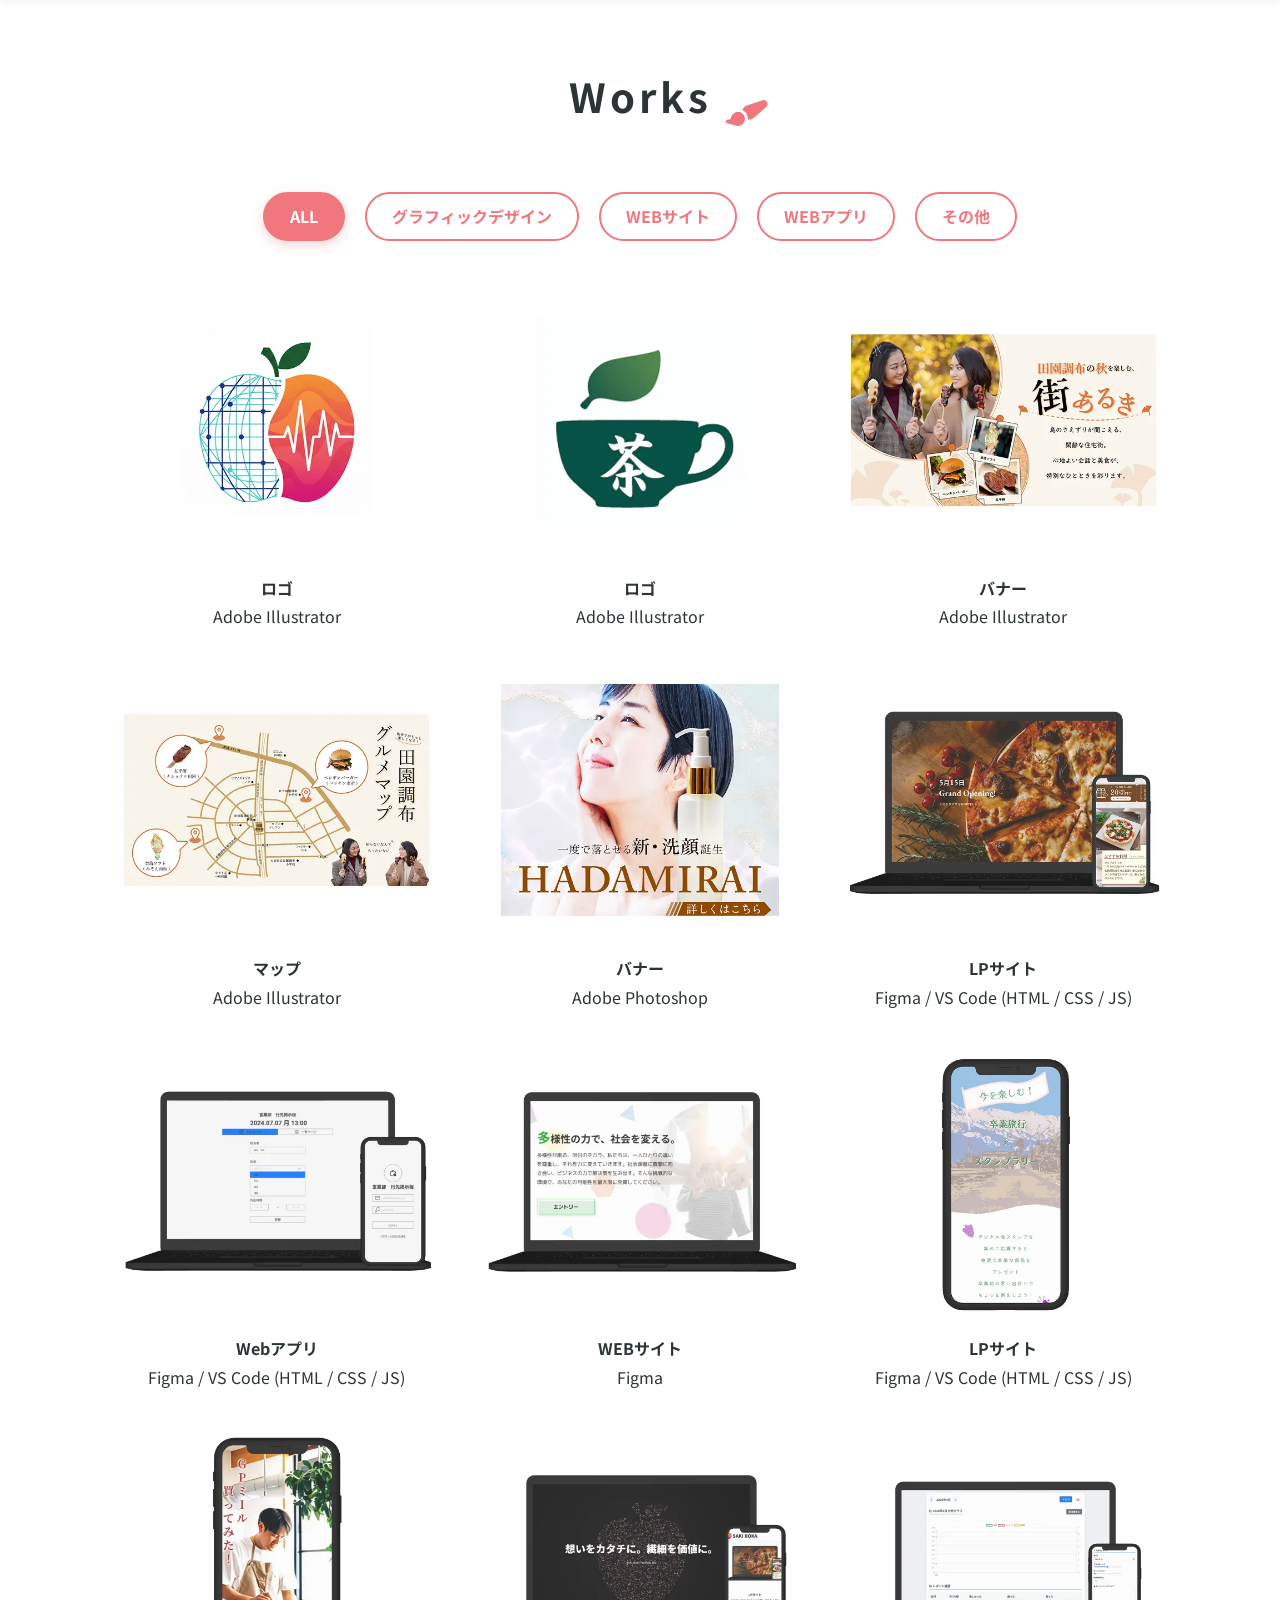
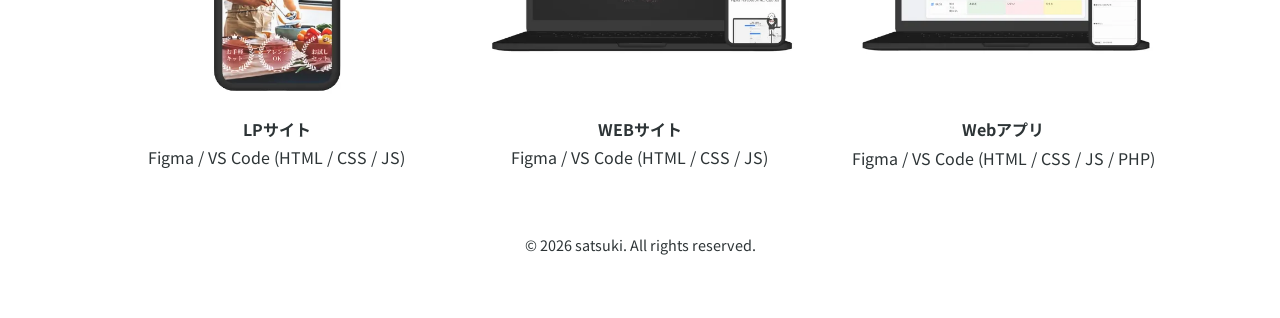
<file: works.html>
<!DOCTYPE html>
<html lang="ja">
<head prefix="og: https://satsuki-creative.github.io/sakiiioka_portfolio/">
    <meta charset="UTF-8">
    <meta name="viewport" content="width=device-width, initial-scale=1.0">
    <meta name="description" content="satsukiのポートフォリオです。これまでに制作してきた実績を掲載しています。">
    
    <meta property="og:url" content="https://satsuki-creative.github.io/sakiiioka_portfolio/">
    <meta property="og:type" content="website">
    <meta property="og:title" content="Works | satsuki Portfolio">
    <meta property="og:description" content="satsukiのポートフォリオです。これまでに制作してきた実績を掲載しています。">
    <meta property="og:site_name" content="satsuki Portfolio">
    <meta property="og:image" content="assets/images/MainVisual2.webp">     

    <link rel="shortcut icon" href="assets/images/logo-min.ico">
    <link rel="apple-touch-icon" sizes="180x180" href="assets/images/logo-min.webp">
    <link rel="icon" type="image/webp" href="https://satsuki-creative.github.io/sakiiioka_portfolio/assets/images/logo-min.webp">
        
    <title>Works | satsuki Portfolio</title>

    <link rel="preconnect" href="https://fonts.googleapis.com">
    <link rel="preconnect" href="https://fonts.gstatic.com" crossorigin>
    <link href="https://fonts.googleapis.com/css2?family=Noto+Sans+JP:wght@100..900&family=Noto+Sans:ital,wght@0,100..900;1,100..900&family=Noto+Serif:ital,wght@0,100..900;1,100..900&display=swap" rel="stylesheet">

    <link rel="stylesheet" href="assets/css/destyle.min.css">
    <link rel="stylesheet" href="assets/css/style.css">
</head>
<body>

    <header class="main-header" id="mainHeader">
        <div class="header-inner">
            <div class="logo"><a href="index.html"><img src="assets/images/logo.webp" alt="ロゴ">satsuki</a></div>
            <nav class="desktop-nav">
                <a href="index.html#home">Home</a>
                <a href="works.html">Works</a>
                <a href="index.html#about">About</a>
                <a href="index.html#contact">Contact</a>
            </nav>
            <button class="menu-trigger" id="menuTrigger" aria-label="メニューを開く">
                <span></span><span></span><span></span>
            </button>
        </div>
    </header>

    <nav class="mobile-menu" id="mobileMenu">
        <div class="mobile-menu-links">
            <a href="index.html#home" class="menu-item">Home</a>
            <a href="works.html" class="menu-item">Works</a>
            <a href="index.html#about" class="menu-item">About</a>
            <a href="index.html#contact" class="menu-item">Contact</a>
        </div>
    </nav>
    <div class="menu-overlay" id="menuOverlay"></div>

    <main class="page-works">
        <section id="works" class="works container">
            <div class="title-wrapper">
                <h3 class="section-title">Works</h3>
            </div>

            <nav class="filter-nav">
                <button class="filter-btn is-active" data-filter="all">ALL</button>
                <button class="filter-btn" data-filter="cat-graphicdesign">グラフィックデザイン</button>
                <button class="filter-btn" data-filter="cat-web">WEBサイト</button>
                <button class="filter-btn" data-filter="cat-app">WEBアプリ</button>
                <button class="filter-btn" data-filter="cat-others">その他</button>
            </nav>
            
            <div class="works-grid" id="worksGrid">
                <a href="work-detail-10.html" class="work-item cat-graphicdesign">
                    <img src="assets/images/BrandLogo.webp" alt="制作実績10">
                    <h4>ロゴ</h4>
                    <p>Adobe Illustrator</p>
                </a>
                <a href="work-detail-11.html" class="work-item cat-graphicdesign">
                    <img src="assets/images/tea.webp" alt="制作実績11">
                    <h4>ロゴ</h4>
                    <p>Adobe Illustrator</p>
                </a>
                <a href="work-detail-1.html" class="work-item cat-graphicdesign">
                    <img src="assets/images/banner.webp" alt="制作実績1">
                    <h4>バナー</h4>
                    <p>Adobe Illustrator</p>
                </a>
                <a href="work-detail-2.html" class="work-item cat-graphicdesign">
                    <img src="assets/images/map.webp" alt="制作実績2">
                    <h4>マップ</h4>
                    <p>Adobe Illustrator</p>
                </a>
                <a href="work-detail-3.html" class="work-item cat-graphicdesign">
                    <img src="assets/images/banner2.webp" alt="制作実績3">
                    <h4>バナー</h4>
                    <p>Adobe Photoshop</p>
                </a>
                <a href="work-detail-4.html" class="work-item cat-web">
                    <img src="assets/images/restaurant.webp" alt="制作実績4">
                    <h4>LPサイト</h4>
                    <p>Figma / VS Code (HTML / CSS / JS)</p>
                </a>
                <a href="work-detail-5.html" class="work-item cat-app">
                    <img src="assets/images/Compass.webp" alt="制作実績5">
                    <h4>Webアプリ</h4>
                    <p>Figma / VS Code (HTML / CSS / JS)</p>
                </a>
                <a href="work-detail-6.html" class="work-item cat-web">
                    <img src="assets/images/Recruitment.webp" alt="制作実績6">
                    <h4>WEBサイト</h4>
                    <p>Figma</p>
                </a>
                <a href="work-detail-7.html" class="work-item cat-web">
                    <img src="assets/images/spring.webp" alt="制作実績7">
                    <h4>LPサイト</h4>
                    <p>Figma / VS Code (HTML / CSS / JS)</p>
                </a>
                <a href="work-detail-8.html" class="work-item cat-web">
                    <img src="assets/images/mealkits.webp" alt="制作実績8">
                    <h4>LPサイト</h4>
                    <p>Figma / VS Code (HTML / CSS / JS)</p>
                </a>
                <a href="work-detail-9.html" class="work-item cat-web">
                    <img src="assets/images/Portfolio.webp" alt="制作実績9">
                    <h4>WEBサイト</h4>
                    <p>Figma / VS Code (HTML / CSS / JS)</p>
                </a>
                <a href="work-detail-12.html" class="work-item cat-app">
                    <img src="assets/images/health_report.webp" alt="制作実績12">
                    <h4>Webアプリ</h4>
                    <p>Figma / VS Code (HTML / CSS / JS / PHP)</p>
            </div>
        </section>
    </main>

    <footer class="footer">
        <p>&copy; 2026 satsuki. All rights reserved.</p>
    </footer>

    <button id="backToTop" class="back-to-top" aria-label="ページ上部へ戻る">
        <img src="assets/images/totop.webp" alt="Topへ戻る">
    </button>

    <script src="assets/js/script.js"></script>
</body>
</html>
</file>
<file: assets/css/style.css>
/* --- 変数設定 --- */
:root {
    --color-primary: #F0777E;
    --color-dark: #2D3436;
    --color-white: #FFFFFF;
    --color-bg-light: #FFF9F9;
}

/* --- 全般設定 --- */
body {
    font-family: "Noto Sans JP", sans-serif;
    color: var(--color-dark);
    background-color: var(--color-white);
    line-height: 1.8;
    margin: 0;
}

.container { 
    max-width: 1100px; 
    margin: 0 auto; 
    padding: 0 20px; 
}

/* --- 見出しスタイル (絵筆アイコン付き) --- */
.title-wrapper {
    text-align: center; 
    width: 100%;
    margin-bottom: 50px;
}

.section-title {
    position: relative;
    display: inline-block; 
    font-size: clamp(1.8rem, 5vw, 2.5rem);
    font-weight: bold;
    letter-spacing: 0.1em;
    padding: 10px; 
    margin: 0;
}

.section-title::before {
    content: "";
    position: absolute;
    right: -45px;         
    bottom: 10px;          
    width: 40px;          
    height: 40px;         
    background-image: url('../images/fa7-solid_paintbrush.svg'); /* パスに注意 */
    background-repeat: no-repeat;
    background-size: contain;
    transform: rotate(15deg); 
    z-index: 1;
}

/* --- ヘッダー --- */
.main-header {
    position: fixed; 
    top: 0; 
    width: 100%; 
    height: 70px;
    background: rgba(255, 255, 255, 0.95);
    display: flex; 
    align-items: center; 
    z-index: 2000;
    box-shadow: 0 2px 10px rgba(0,0,0,0.05);
    transform: translateY(-100%); 
    transition: transform 0.4s ease-in-out;
}

.main-header.is-visible { 
    transform: translateY(0); 
}

.header-inner { 
    width: 100%; 
    max-width: 1200px; 
    margin: 0 auto; 
    padding: 0 20px; 
    display: flex; 
    justify-content: space-between; 
    align-items: center; 
}

.logo { font-weight: 900; font-size: 1.5rem; }
.logo img {width: 50px; height: 50px;}
.desktop-nav a { text-decoration: none; color: var(--color-dark); margin-left: 25px; font-weight: 500; transition: color 0.3s; }
.desktop-nav a:hover { color: var(--color-primary); }

/* --- ハンバーガーメニュー --- */
.menu-trigger { display: none; width: 30px; height: 24px; position: relative; background: none; border: none; cursor: pointer; z-index: 2100; }
.menu-trigger span { display: block; width: 100%; height: 2px; background: var(--color-dark); position: absolute; left: 0; transition: 0.3s; }
.menu-trigger span:nth-child(1) { top: 0; }
.menu-trigger span:nth-child(2) { top: 11px; }
.menu-trigger span:nth-child(3) { bottom: 0; }
.menu-trigger.is-active span:nth-child(1) { transform: translateY(11px) rotate(45deg); }
.menu-trigger.is-active span:nth-child(2) { opacity: 0; }
.menu-trigger.is-active span:nth-child(3) { transform: translateY(-11px) rotate(-45deg); }

.mobile-menu { position: fixed; top: 0; right: -70%; width: 70%; height: 100vh; background: var(--color-white); z-index: 2050; transition: 0.4s; padding: 100px 40px; }
.mobile-menu.is-open { right: 0; }
.menu-overlay { position: fixed; inset: 0; background: rgba(0,0,0,0.5); opacity: 0; visibility: hidden; z-index: 2040; transition: 0.3s; }
.menu-overlay.is-visible { opacity: 1; visibility: visible; }
.mobile-menu-links a { display: block; text-decoration: none; color: var(--color-dark); font-size: 1.5rem; margin-bottom: 30px; font-weight: bold; }

/* --- Hero Section (アニメーション用) --- */
.hero { 
    position: relative;
    height: 100vh; 
    background-color: #000; 
    display: flex; 
    align-items: center; 
    justify-content: center; 
    overflow: hidden;
}

.hero-text {
    position: relative;
    z-index: 10; /* アニメーションより手前に */
    color: #FFFFFF;
    text-align: center;
    pointer-events: none; /* 下のCanvasにマウスイベントを流す */
}

.hero h1 { 
    font-size: clamp(2.2rem, 7vw, 3.8rem); 
    font-weight: 900; 
    margin-bottom: 15px;
}

#appleCanvas {
    position: absolute;
    top: 0;
    left: 0;
    width: 100%;
    height: 100%;
    z-index: 1;
    background: radial-gradient(circle at center, #1a1a1a 0%, #000 100%);
}

/* --- セクション共通 --- */
section { padding: 100px 0; }

.works {padding-top: 50px;}


/* --- Works 一覧 --- */
.works-grid { 
    display: grid; 
    grid-template-columns: repeat(3, 1fr); 
    gap: 30px; 
}

.work-item { 
    text-align: center; 
    text-decoration: none; 
    color: inherit; 
    display: block; 
    transition: 0.4s; 
}

.work-item img { width: 100%; border-radius: 8px; margin-bottom: 15px; transition: 0.3s; }
.work-item:hover img { transform: scale(1.03); box-shadow: 0 10px 20px rgba(0,0,0,0.1); }
.work-item h4 { font-weight: bold; }

.view-more-container { display: flex; justify-content: flex-end; margin-top: 30px; }
.view-more { font-weight: bold; color: var(--color-primary); text-decoration: none; border-bottom: 2px solid var(--color-primary); }

/* --- About & Cards --- */
.about-cards { display: flex; gap: 20px; flex-wrap: wrap; margin-top: 40px; }
.card { 
    flex: 1; 
    min-width: 250px; 
    background: var(--color-bg-light); 
    padding: 40px 30px; 
    border-radius: 12px; 
    text-align: center; 
}

.card-icon { width: 50px; height: 50px; margin-bottom: 20px; }

/* --- Profile --- */
.profile-flex {
    display: flex;
    align-items: center;
    gap: 50px;
    margin-top: 50px;
}

.profile-image img {
    width: 100%;
    max-width: 400px;
    border-radius: 15px;
}

.profile-name { font-size: 1.8rem; font-weight: 900; }
.profile-name-ja { font-size: 1rem; color: #888; margin-left: 10px; }

/* --- Contact --- */
.contact-form { display: flex; flex-direction: column; max-width: 600px; margin: 0 auto; }
.contact-form input, .contact-form textarea { margin-bottom: 20px; padding: 15px; border: 1px solid #ddd; border-radius: 8px; background: var(--color-bg-light); }
.contact-form button { 
    background: var(--color-primary); color: white; padding: 15px 40px; 
    border-radius: 50px; font-weight: bold; border: none; cursor: pointer; transition: 0.3s;
    margin: 0 auto;
}
.contact-form button:hover { transform: translateY(-3px); box-shadow: 0 5px 15px rgba(240, 119, 126, 0.3); }

/* --- Footer & Back to Top --- */
.footer { text-align: center; padding: 60px 0; font-size: 0.9rem; }

.back-to-top { 
    position: fixed; bottom: 30px; right: 30px; width: 120px; 
    background: none; border: none; cursor: pointer; 
    opacity: 0; visibility: hidden; transition: 0.3s; z-index: 1000;
}
.back-to-top.is-visible { opacity: 1; visibility: visible; }
.back-to-top img { width: 100%; height: auto; }

/* --- Works Category Filter Nav --- */
.filter-nav {
    display: flex;
    justify-content: center;
    gap: 20px;
    margin-bottom: 40px;
    flex-wrap: wrap;
}

.filter-btn {
    background: none;
    border: 2px solid var(--color-primary);
    color: var(--color-primary);
    padding: 8px 25px;
    border-radius: 50px;
    font-weight: bold;
    cursor: pointer;
    transition: all 0.3s ease;
}

.filter-btn:hover {
    background: var(--color-primary);
    color: var(--color-white);
}

.filter-btn.is-active {
    background: var(--color-primary);
    color: var(--color-white);
    box-shadow: 0 4px 12px rgba(240, 119, 126, 0.3);
}

/* --- Work Items Animation Settings --- */
.work-item {
    text-align: center;
    text-decoration: none;
    color: inherit;
    display: block;
    transition: opacity 0.4s ease, transform 0.4s ease; /* JSのフィルター用アニメーション */
}

.work-item.hide {
    display: none;
}


/* 全体レイアウト */
.page-work-detail {
    max-width: 1000px;
    margin: 0 auto;
    padding: 80px 20px;
    color: var(--color-dark);
    background-color: var(--color-white);
}

/* ヒーローセクション（横並び） */
.work-hero {
    display: flex;
    gap: 50px;
    align-items: center;
    margin-bottom: 80px;
}

.work-hero__visual {
    flex: 1.2;
}

.work-hero__visual img {
    width: 100%;
    height: auto;
    border-radius: 8px;
    box-shadow: 0 10px 30px rgba(0,0,0,0.05);
}

.work-hero__info {
    flex: 1;
}

.client-name {
    font-size: 1rem;
    font-weight: bold;
    color: var(--color-primary);
    margin-bottom: 8px;
}

.work-title {
    font-size: 2.2rem;
    line-height: 1.3;
    margin-bottom: 15px;
    font-family: "serif"; /* 上品な明朝体推奨 */
}

.work-category {
    font-size: 0.9rem;
    color: #888;
    margin-bottom: 25px;
}

.work-lead {
    line-height: 1.8;
    margin-bottom: 35px;
}

/* ボタンデザイン */
.work-link-wrapper .btn-site {
    display: inline-block;
    padding: 15px 50px;
    background-color: var(--color-primary);
    color: var(--color-white);
    text-decoration: none;
    font-weight: bold;
    border-radius: 50px;
    transition: transform 0.2s, box-shadow 0.2s;
}

.work-link-wrapper .btn-site:hover {
    transform: translateY(-2px);
    box-shadow: 0 5px 15px rgba(240, 119, 126, 0.3);
}

/* 区切り線 */
.detail-divider {
    border: none;
    border-top: 2px solid var(--color-primary);
    margin: 60px 0;
}

/* 制作詳細（ワークセクション） */
.work-section {
    margin-top: 40px;
}

.work-row {
    display: flex;
    padding: 30px 0;
}

.work-label {
    width: 200px;
    font-weight: bold;
    font-size: 1.1rem;
}

.label-en {
    display: block;
    font-size: 0.75rem;
    color: #BBB;
    margin-top: 4px;
    letter-spacing: 0.05em;
}

.work-content {
    flex: 1;
    line-height: 1.8;
}

/* カラーパレットの表示 */
.color-palette {
    display: flex;
    gap: 12px;
    margin: 20px 0;
    height: 60px;
}

.color-item {
    display: flex;
    align-items: center;
    justify-content: center;
    font-size: 0.75rem;
    border-radius: 6px;
    font-family: monospace;
}

/* 下部の画像ギャラリー */
.work-img {
    margin-top: 60px;
    background-color: var(--color-bg-light);
    padding: 60px 40px;
    border-radius: 12px;
    
    /* 2枚まで横並びにする設定 */
    display: flex;
    flex-wrap: wrap;      /* 3枚以上ある場合は折り返し */
    justify-content: center;
    align-items: flex-start; /* 上揃えにすることで比率崩れを防止 */
    gap: 30px;            /* 画像間の余白 */
}

.work-img img {
    /* 画像比率を完全に維持 */
    flex: 1;              /* 2枚並んだ時に均等な幅を確保 */
    min-width: 300px;     /* 極端に小さくなるのを防ぐ */
    max-width: calc(50% - 15px); /* 2枚並びの最大幅（gap分を引く） */
    
    height: auto;         /* これにより比率が維持されます */
    object-fit: contain;  
    
    border-radius: 4px;
    box-shadow: 0 10px 30px rgba(0,0,0,0.08);
}

/* 画像が1枚だけの時、またはスマホ版画像のみの調整 */
.work-img img:only-child {
    max-width: 900px;
}

/* スマホ版デザイン（sp）が混ざる場合のサイズ微調整 */
/* PCと並べた時にスマホ画像が太くなりすぎないように調整 */
.work-img img[src*="-sp"] {
    flex: 0.6;           /* スマホ画像はPC画像より少し幅を狭くすると自然 */
    max-width: 320px;
}

/* ヒーローセクション全体の背景（確認用） */
.hero {
    background-color: var(--color-bg-light);
}

/* 全体のコンテナ */
.scroll-wrapper {
    margin-top: 50px;
    display: flex;
    flex-direction: column;
    align-items: center;
}

/* 線の通り道（枠） */
.scroll-line-box {
    width: 2px;
    height: 70px; /* 線の動く範囲の長さ */
    background-color: rgba(0, 0, 0, 0.05); /* ガイドとなる薄い背景線 */
    position: relative;
    overflow: hidden; /* 枠からはみ出た線を見えなくする */
}

/* 実際に動く線 */
.scroll-line {
    position: absolute;
    top: 0;
    left: 0;
    width: 100%;
    height: 100%;
    background-color: var(--color-bg-light);
    
    /* アニメーションの設定 */
    animation: scrollAnim 2.5s cubic-bezier(0.65, 0, 0.35, 1) infinite;
}

/* 上から下へ流れるアニメーションの定義 */
@keyframes scrollAnim {
    0% {
        transform: scaleY(0);
        transform-origin: top;
    }
    40% {
        transform: scaleY(1);
        transform-origin: top;
    }
    60% {
        transform: scaleY(1);
        transform-origin: bottom;
    }
    100% {
        transform: scaleY(0);
        transform-origin: bottom;
    }
}

/* 下の文字 */
.scroll-label {
    color: var(--color-scroll-line);
    margin-top: 15px;
    text-transform: uppercase; /* 小文字で打っても大文字になります */
}

/* --- レスポンシブ --- */
@media (max-width: 768px) {
    .desktop-nav { display: none; }
    .menu-trigger { display: block; }
    .works-grid { grid-template-columns: 1fr; }
    .profile-flex { flex-direction: column; text-align: center; }
    .work-hero {
        flex-direction: column;
        gap: 30px;
    }
    
    .work-row {
        flex-direction: column;
        gap: 15px;
    }
    
    .work-label {
        width: 100%;
    }

    .work-img {
        flex-direction: column;
        align-items: center;
        padding: 40px 15px;
    }
    
    .work-img img {
        max-width: 100%;
        width: 100%;
    }

    .work-img img[src*="-sp"] {
        max-width: 280px; /* スマホで見るときは適切な幅に絞る */
    }
}
</file>
<file: assets/css/destyle.min.css>
/*! destyle.css v4.0.0 | MIT License | https://github.com/nicolas-cusan/destyle.min.css */
*,::before,::after{box-sizing:border-box;border-style:solid;border-width:0}html{line-height:1.15;-webkit-text-size-adjust:100%;-webkit-tap-highlight-color:transparent}body{margin:0}main{display:block}p,table,blockquote,address,pre,iframe,form,figure,dl{margin:0}h1,h2,h3,h4,h5,h6{font-size:inherit;font-weight:inherit;margin:0}ul,ol{margin:0;padding:0;list-style:none}dt{font-weight:700}dd{margin-left:0}hr{box-sizing:content-box;height:0;overflow:visible;border-top-width:1px;margin:0;clear:both;color:inherit}pre{font-family:monospace,monospace;font-size:inherit}address{font-style:inherit}a{background-color:transparent;text-decoration:none;color:inherit}abbr[title]{text-decoration:underline dotted}b,strong{font-weight:bolder}code,kbd,samp{font-family:monospace,monospace;font-size:inherit}small{font-size:80%}sub,sup{font-size:75%;line-height:0;position:relative;vertical-align:baseline}sub{bottom:-.25em}sup{top:-.5em}svg,img,embed,object,iframe{vertical-align:bottom}button,input,optgroup,select,textarea{-webkit-appearance:none;appearance:none;vertical-align:middle;color:inherit;font:inherit;background:transparent;padding:0;margin:0;border-radius:0;text-align:inherit;text-transform:inherit}button,[type="button"],[type="reset"],[type="submit"]{cursor:pointer}button:disabled,[type="button"]:disabled,[type="reset"]:disabled,[type="submit"]:disabled{cursor:default}:-moz-focusring{outline:auto}select:disabled{opacity:inherit}option{padding:0}fieldset{margin:0;padding:0;min-width:0}legend{padding:0}progress{vertical-align:baseline}textarea{overflow:auto}[type="number"]::-webkit-inner-spin-button,[type="number"]::-webkit-outer-spin-button{height:auto}[type="search"]{outline-offset:-2px}[type="search"]::-webkit-search-decoration{-webkit-appearance:none}::-webkit-file-upload-button{-webkit-appearance:button;font:inherit}[type="number"]{-moz-appearance:textfield}label[for]{cursor:pointer}details{display:block}summary{display:list-item}[contenteditable]:focus{outline:auto}table{border-color:inherit;border-collapse:collapse}caption{text-align:left}td,th{vertical-align:top;padding:0}th{text-align:left;font-weight:700}
</file>
